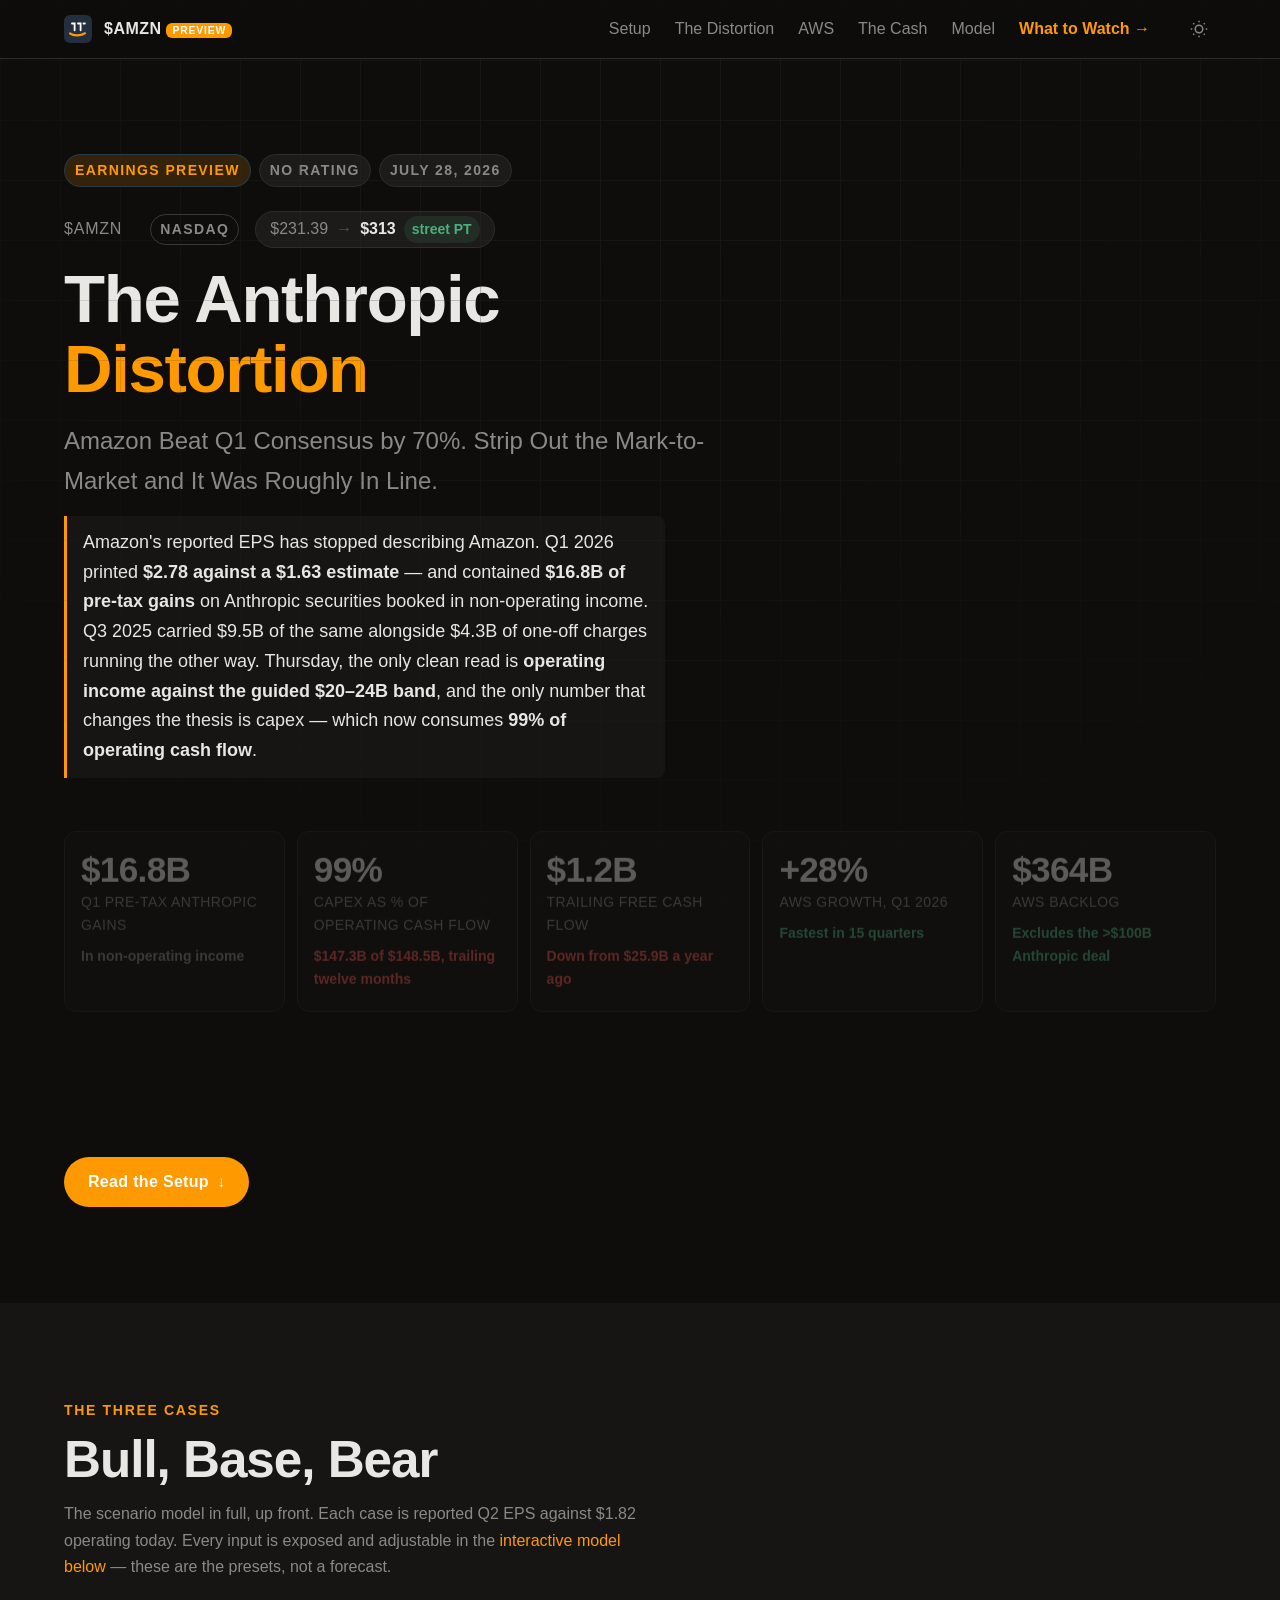
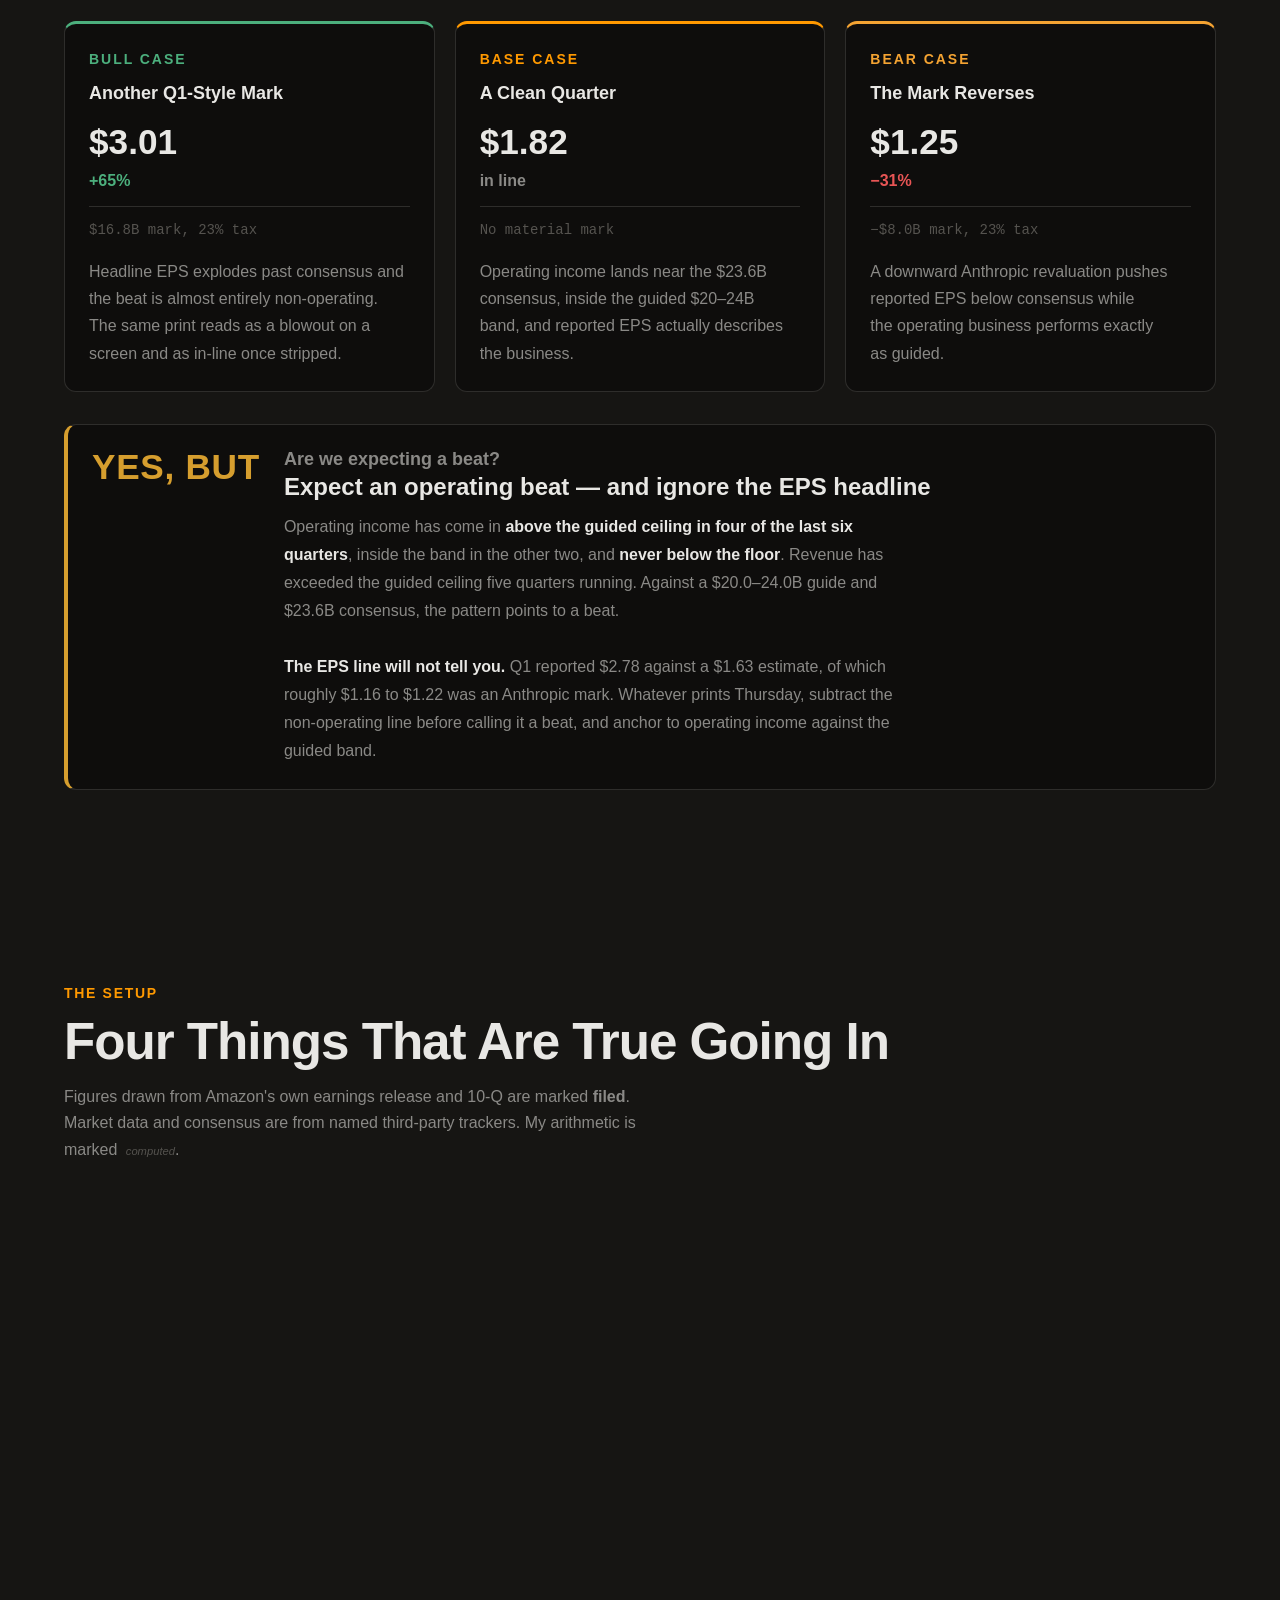
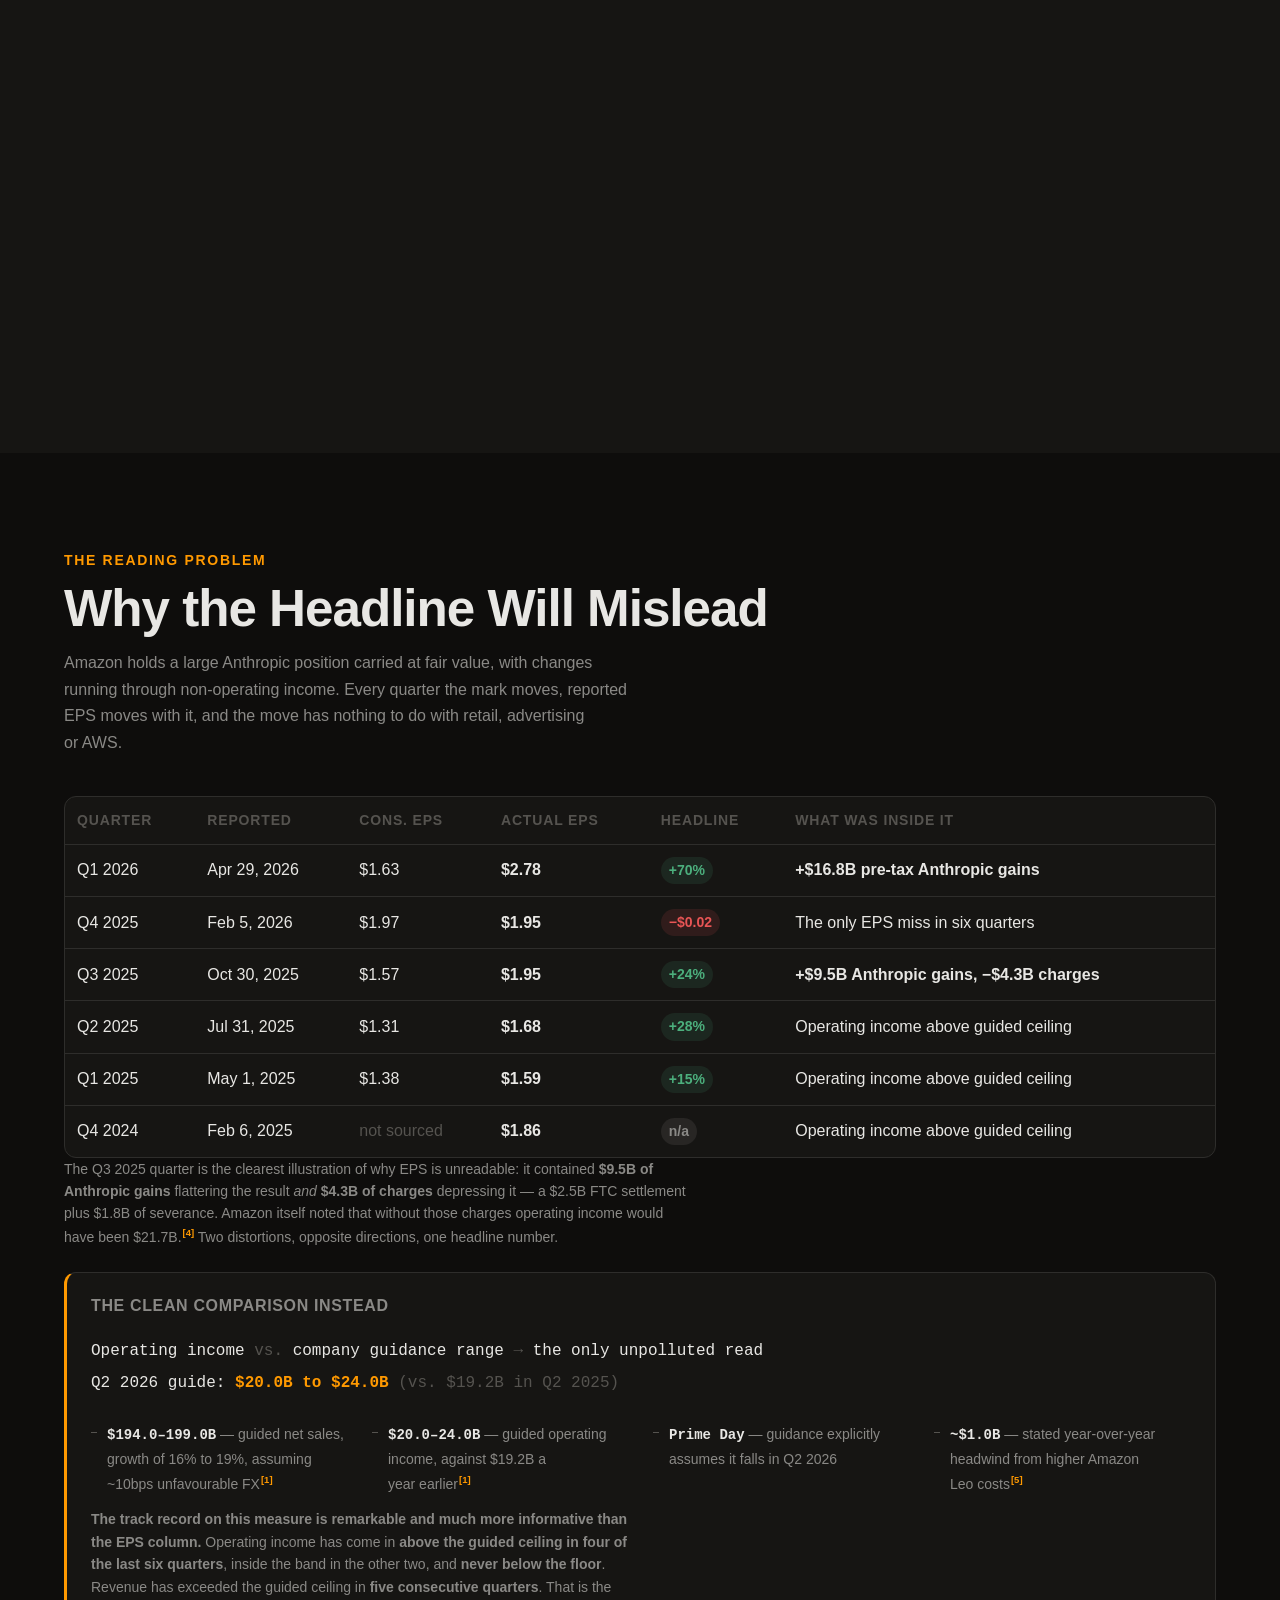
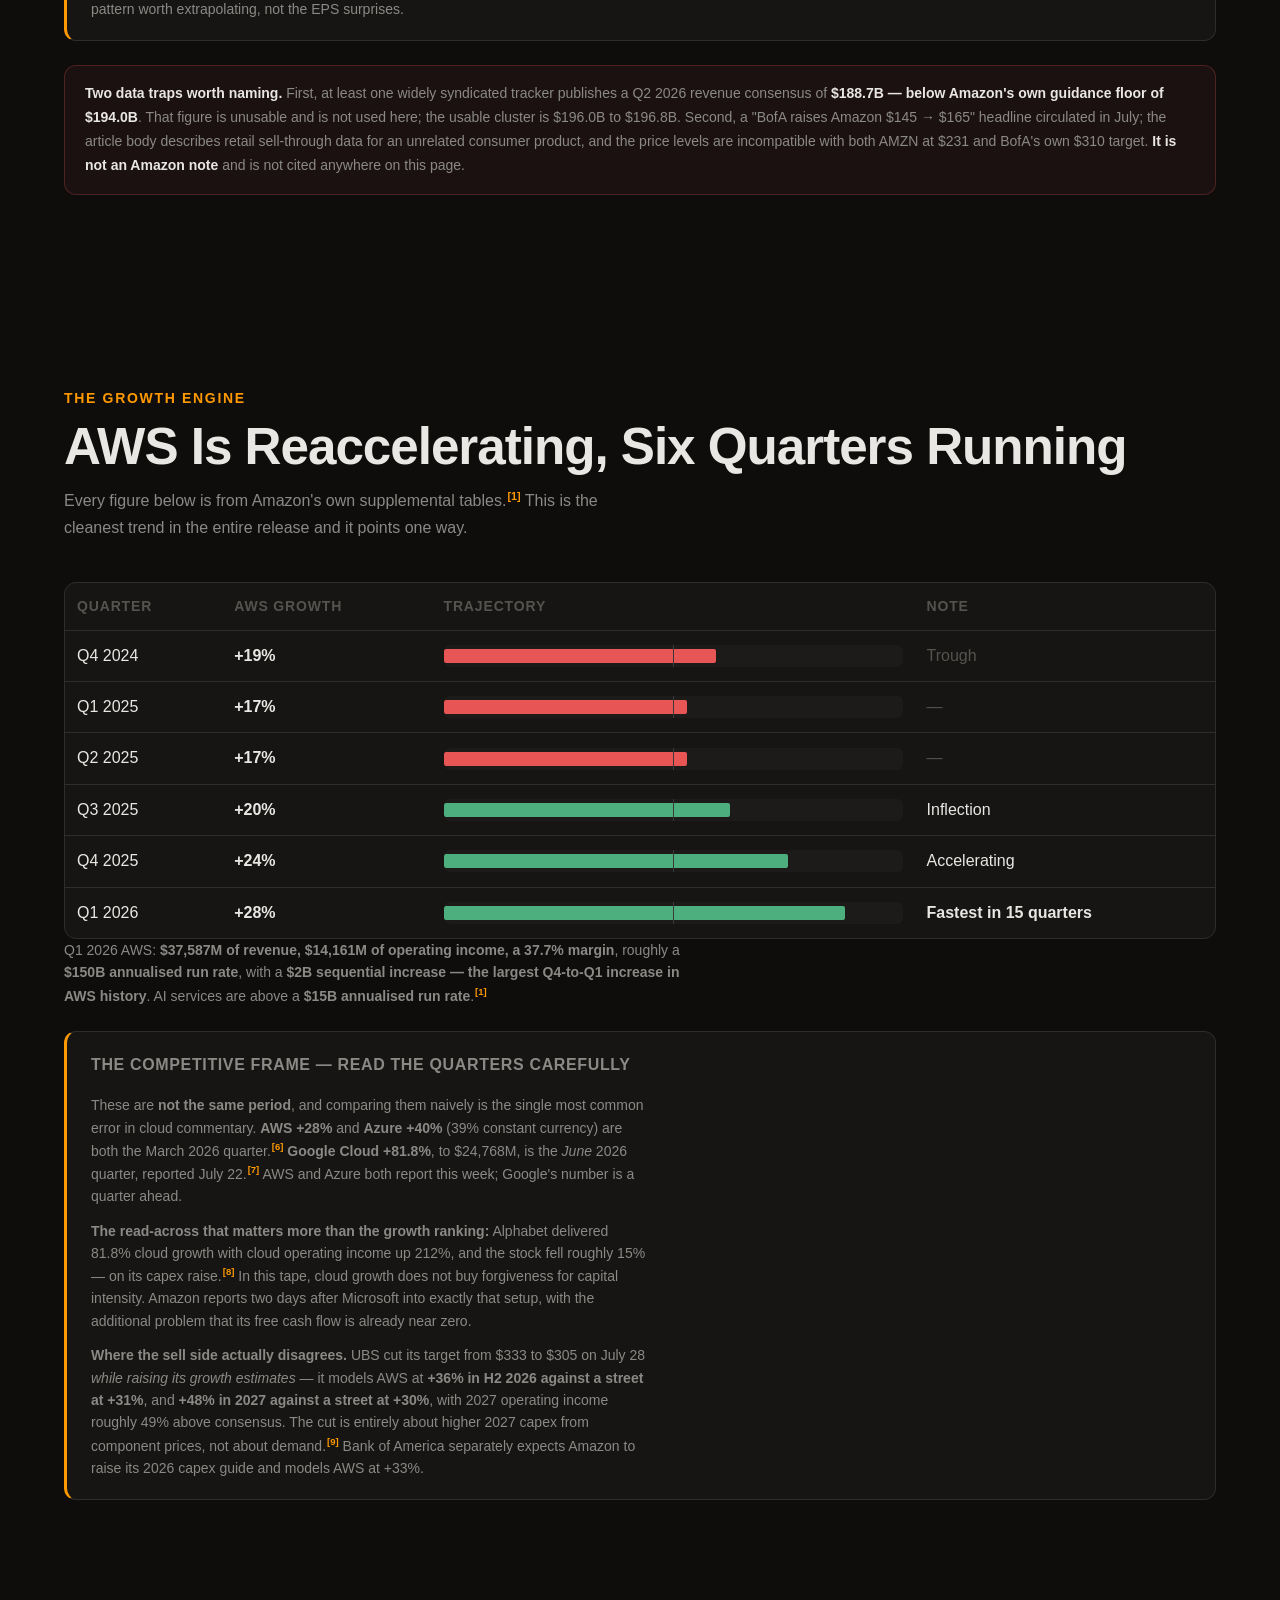
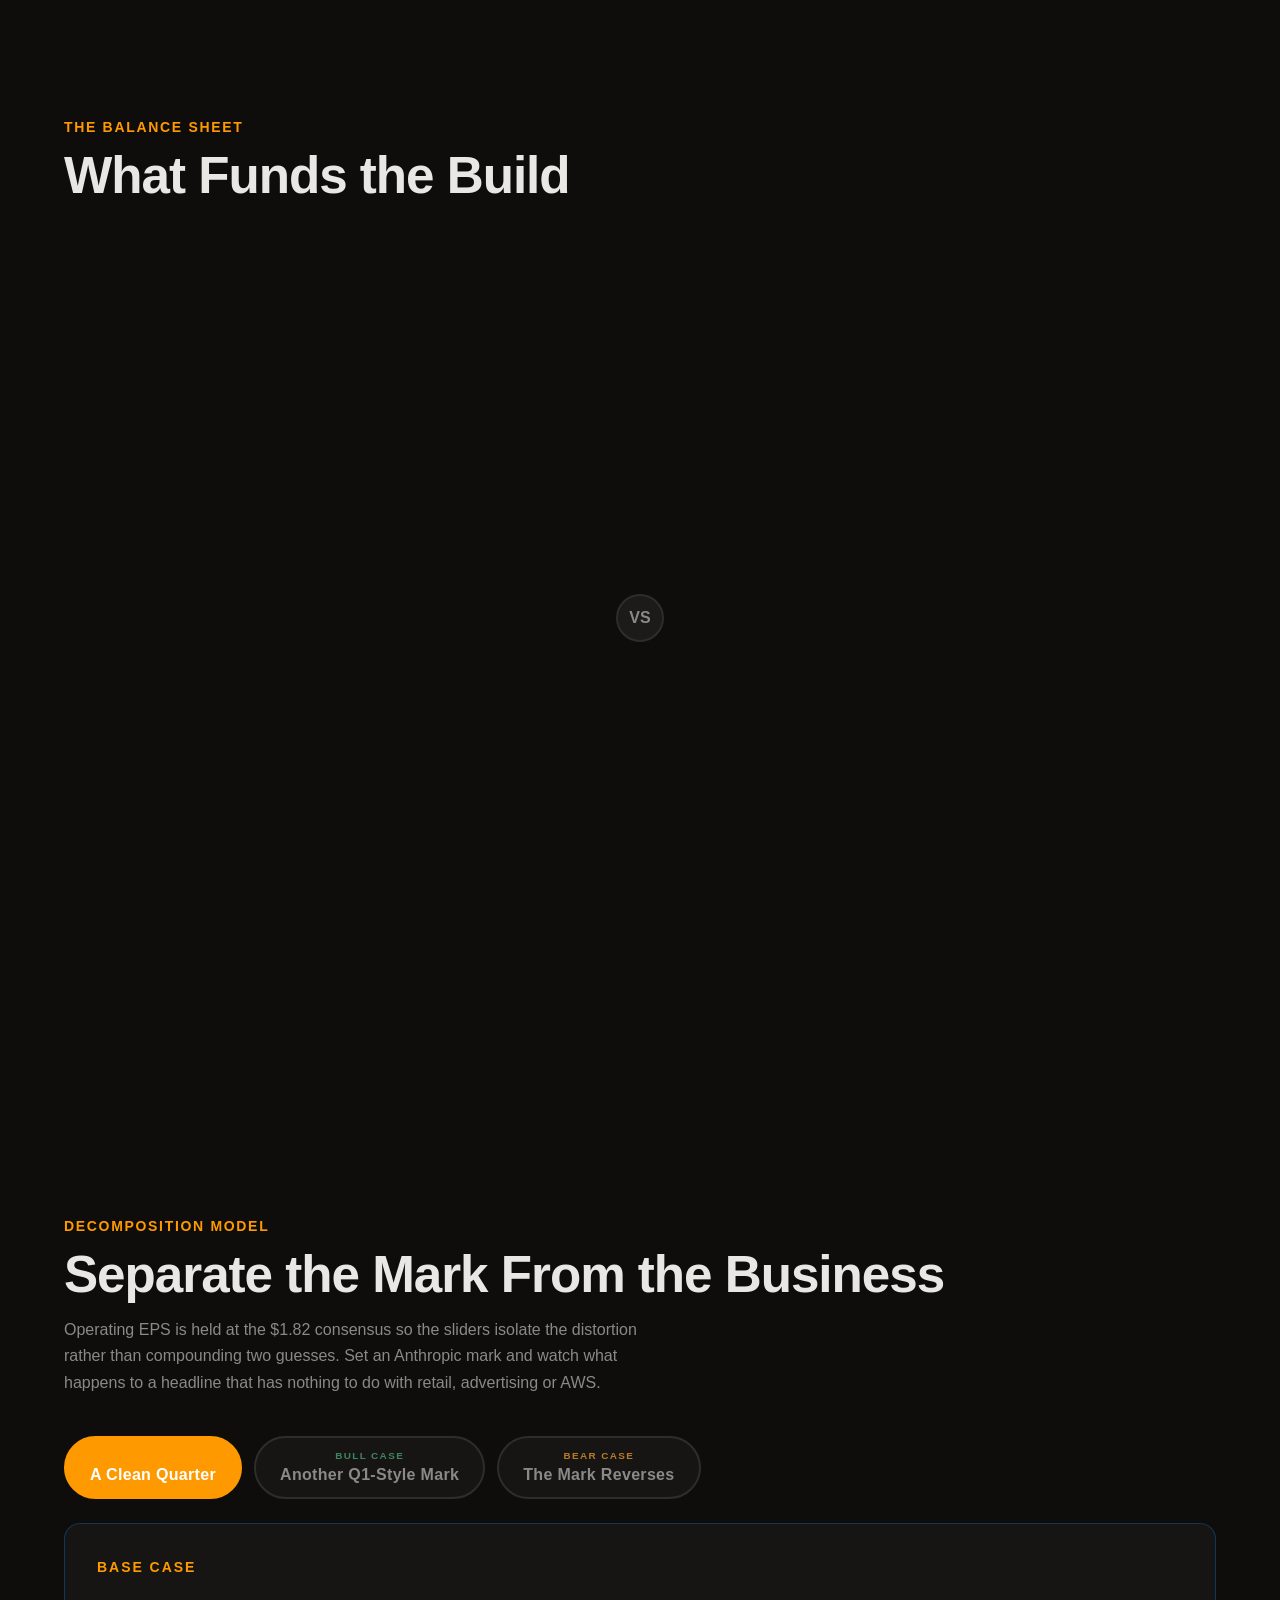
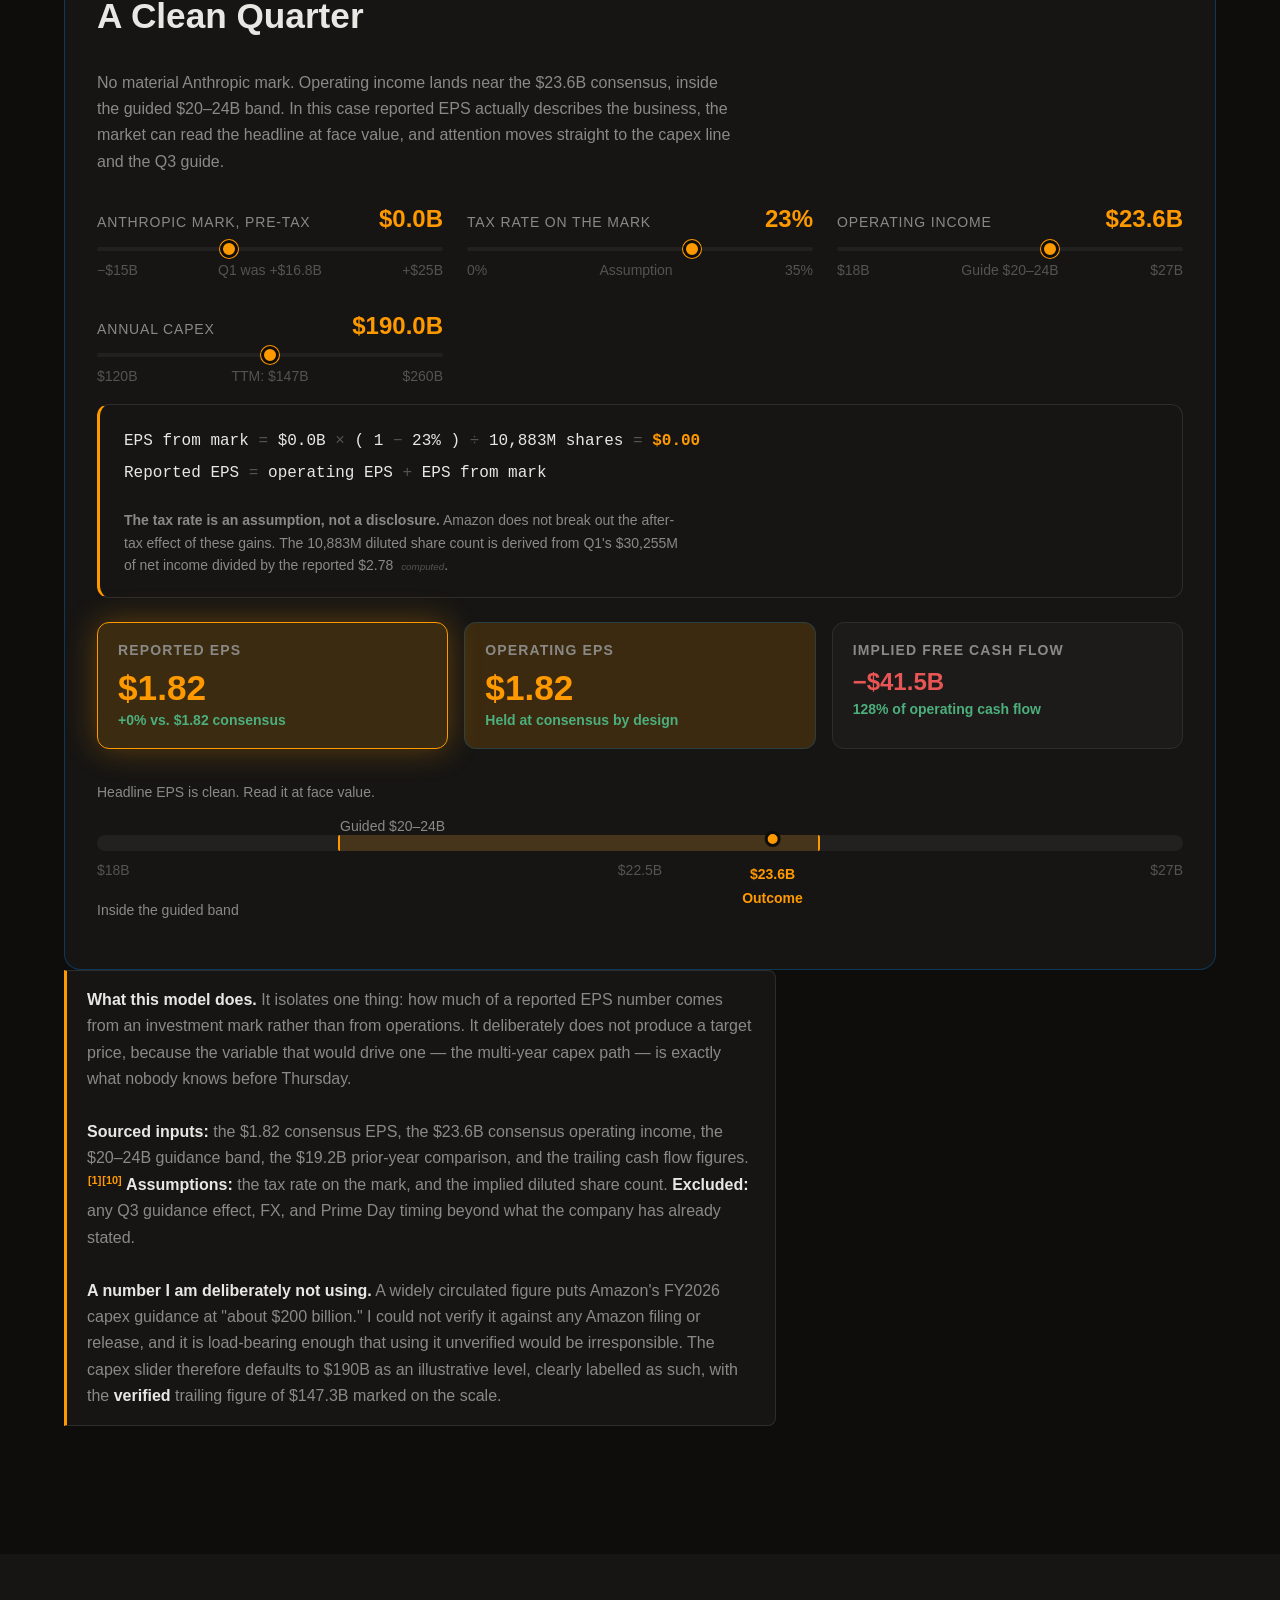
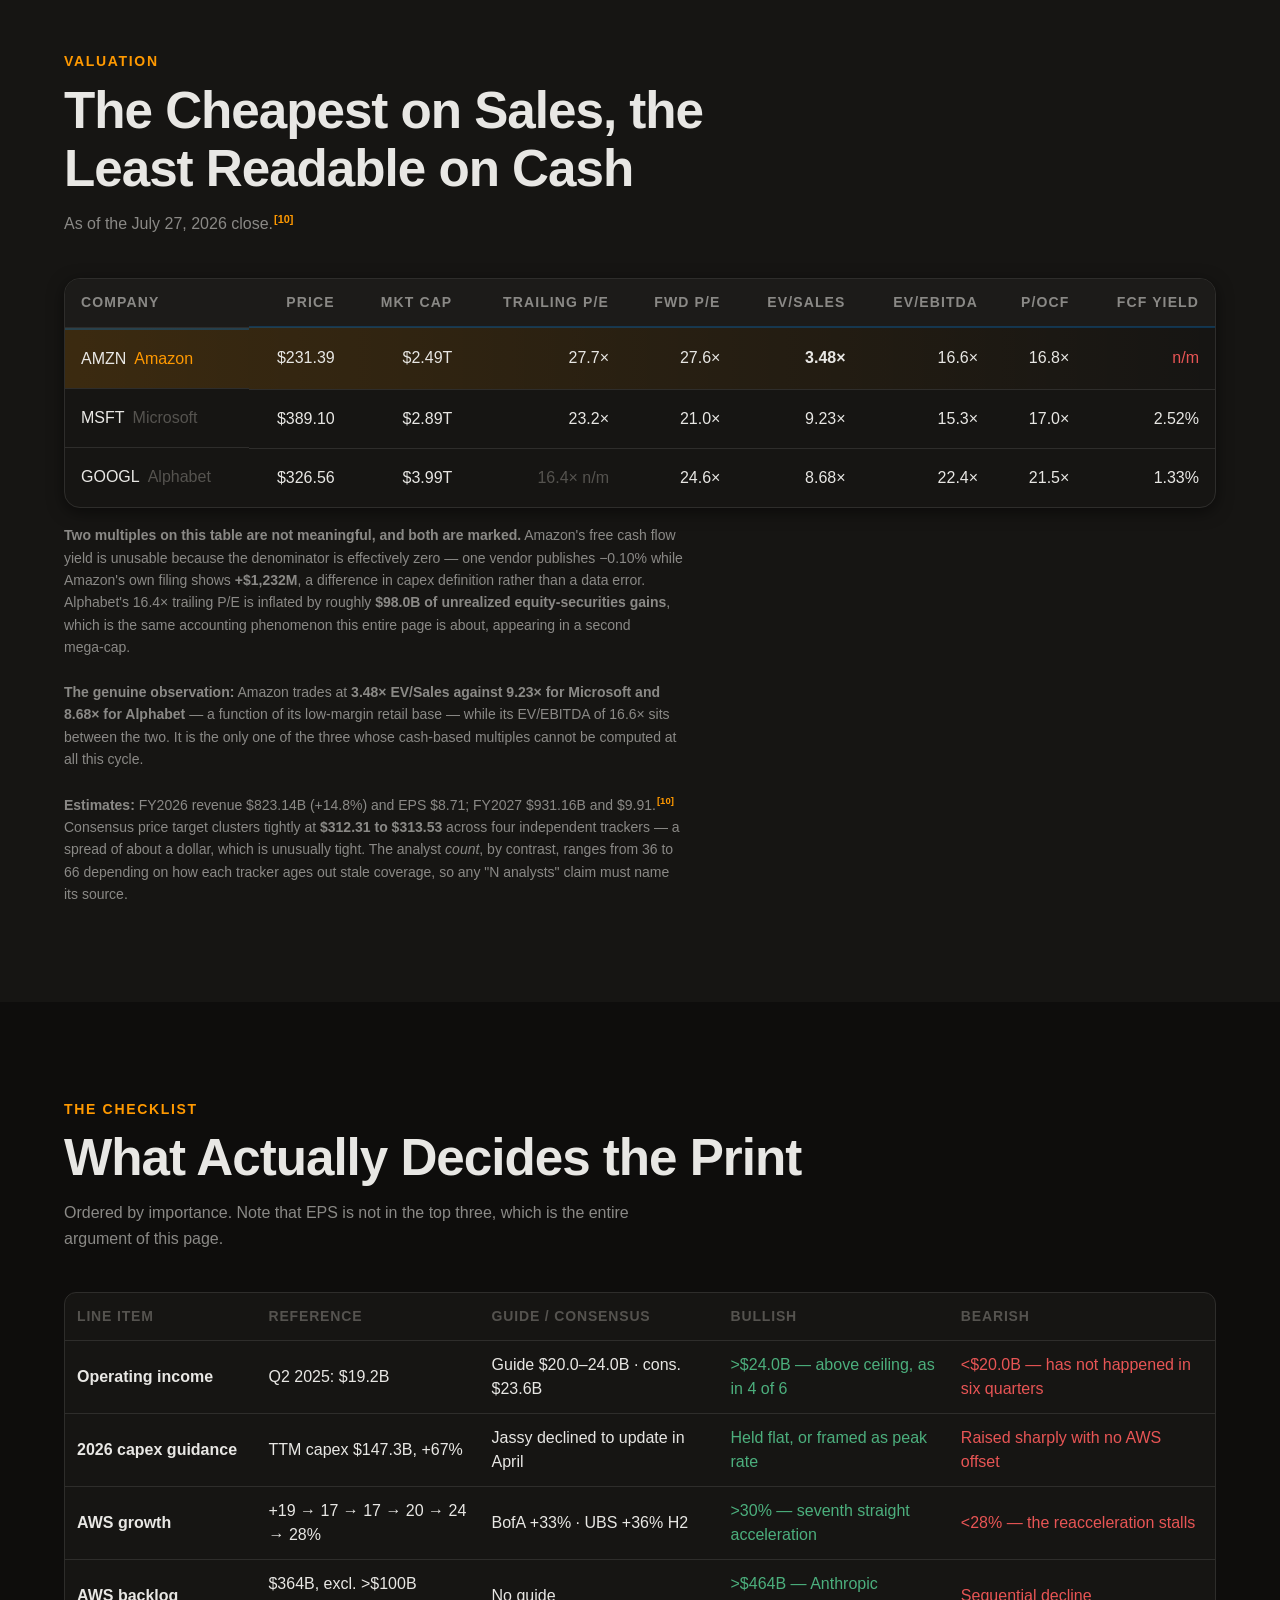
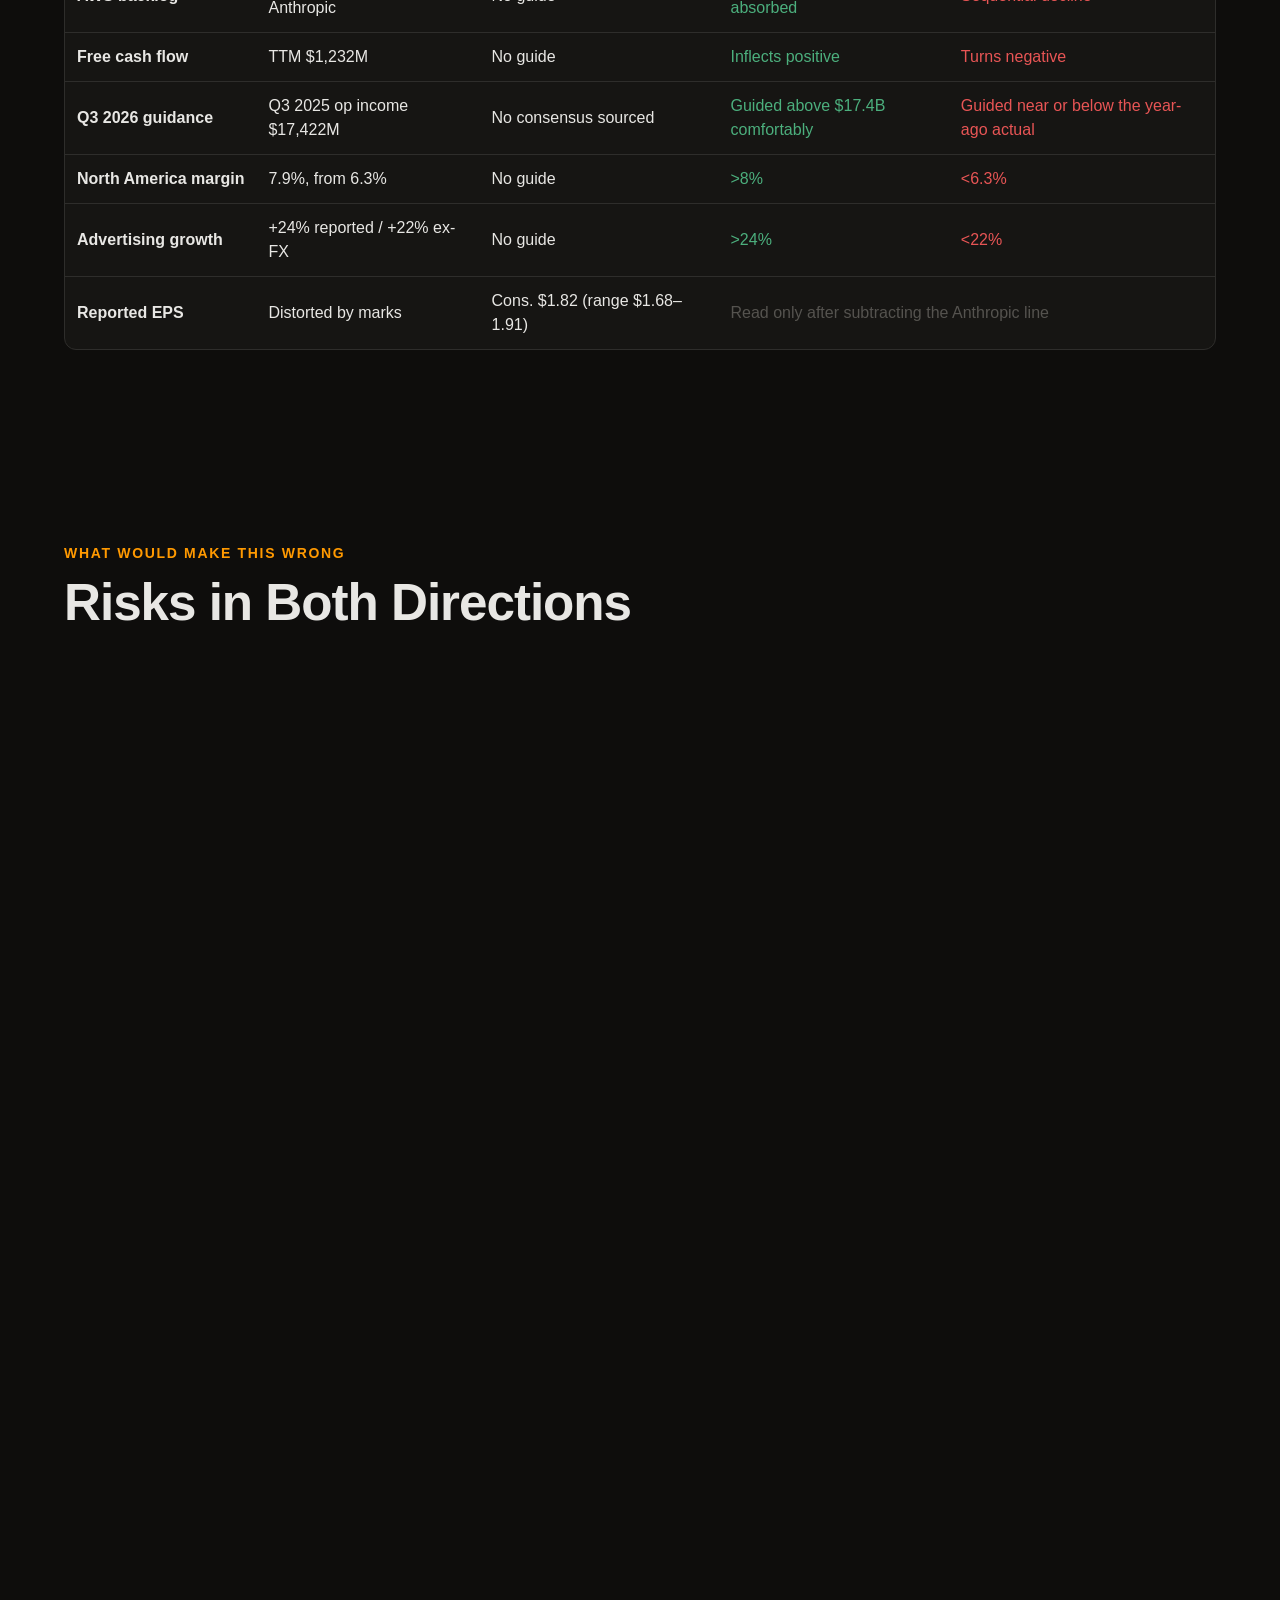
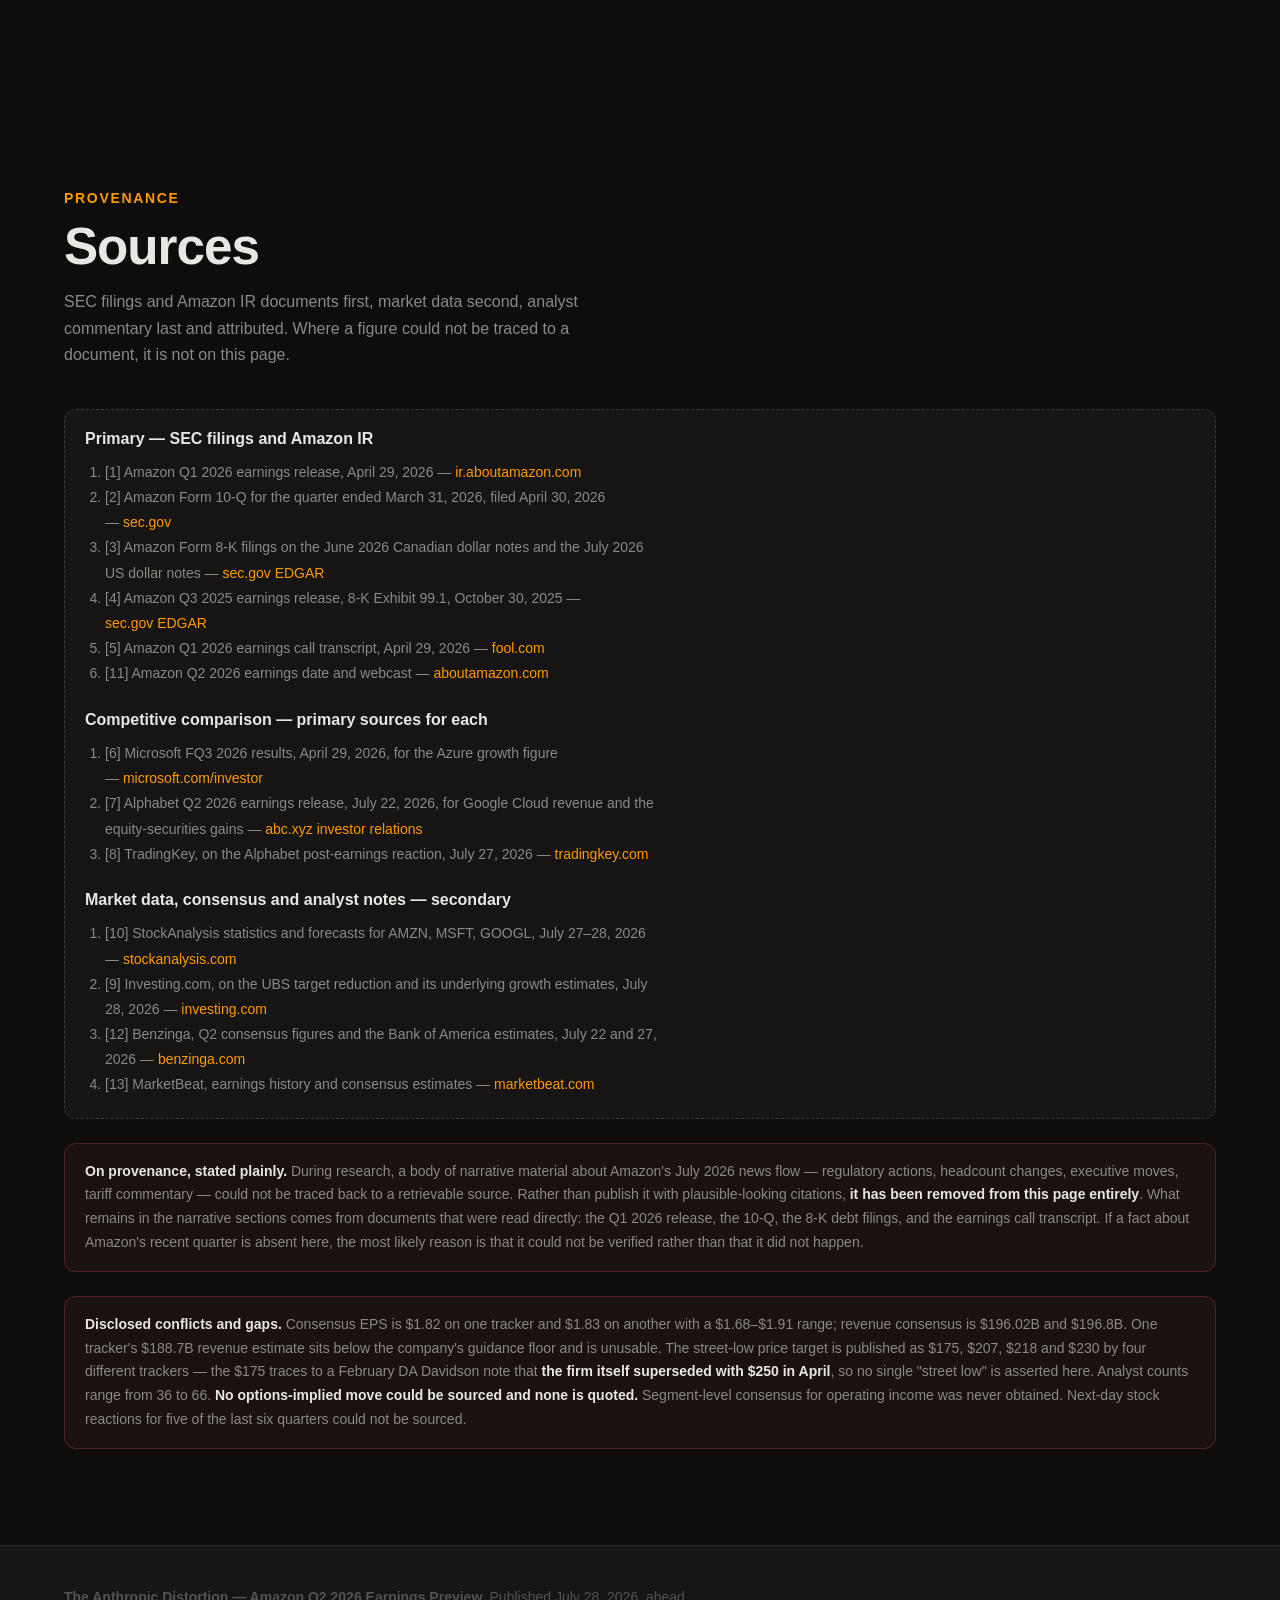
<file: index.html>
<!DOCTYPE html>
<html lang="en">
<head>
<meta charset="utf-8">
<title>The Anthropic Distortion — AMZN Q2 2026 Preview</title>
<meta http-equiv="refresh" content="0; url=./web-app/">
<link rel="canonical" href="./web-app/">
</head>
<body>
<p>Redirecting to <a href="./web-app/">the interactive preview</a>…</p>
</body>
</html>
</file>
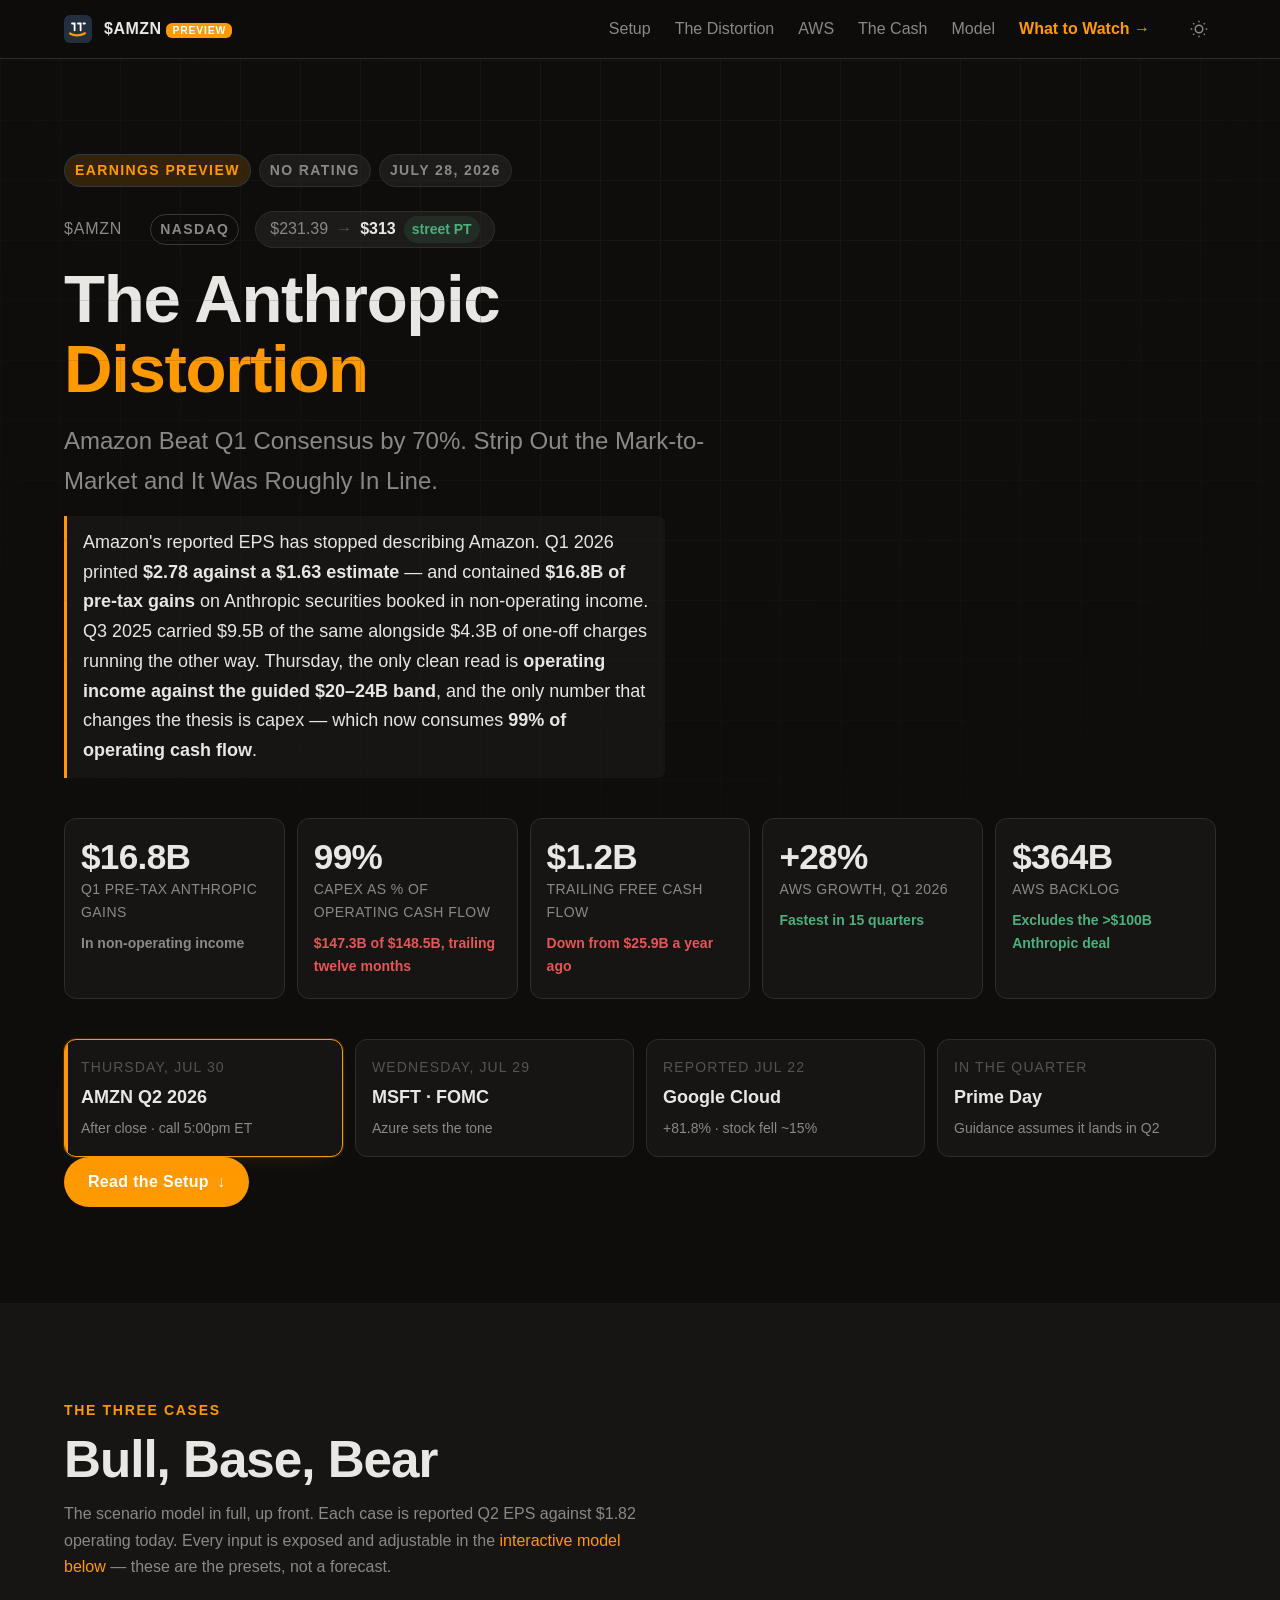
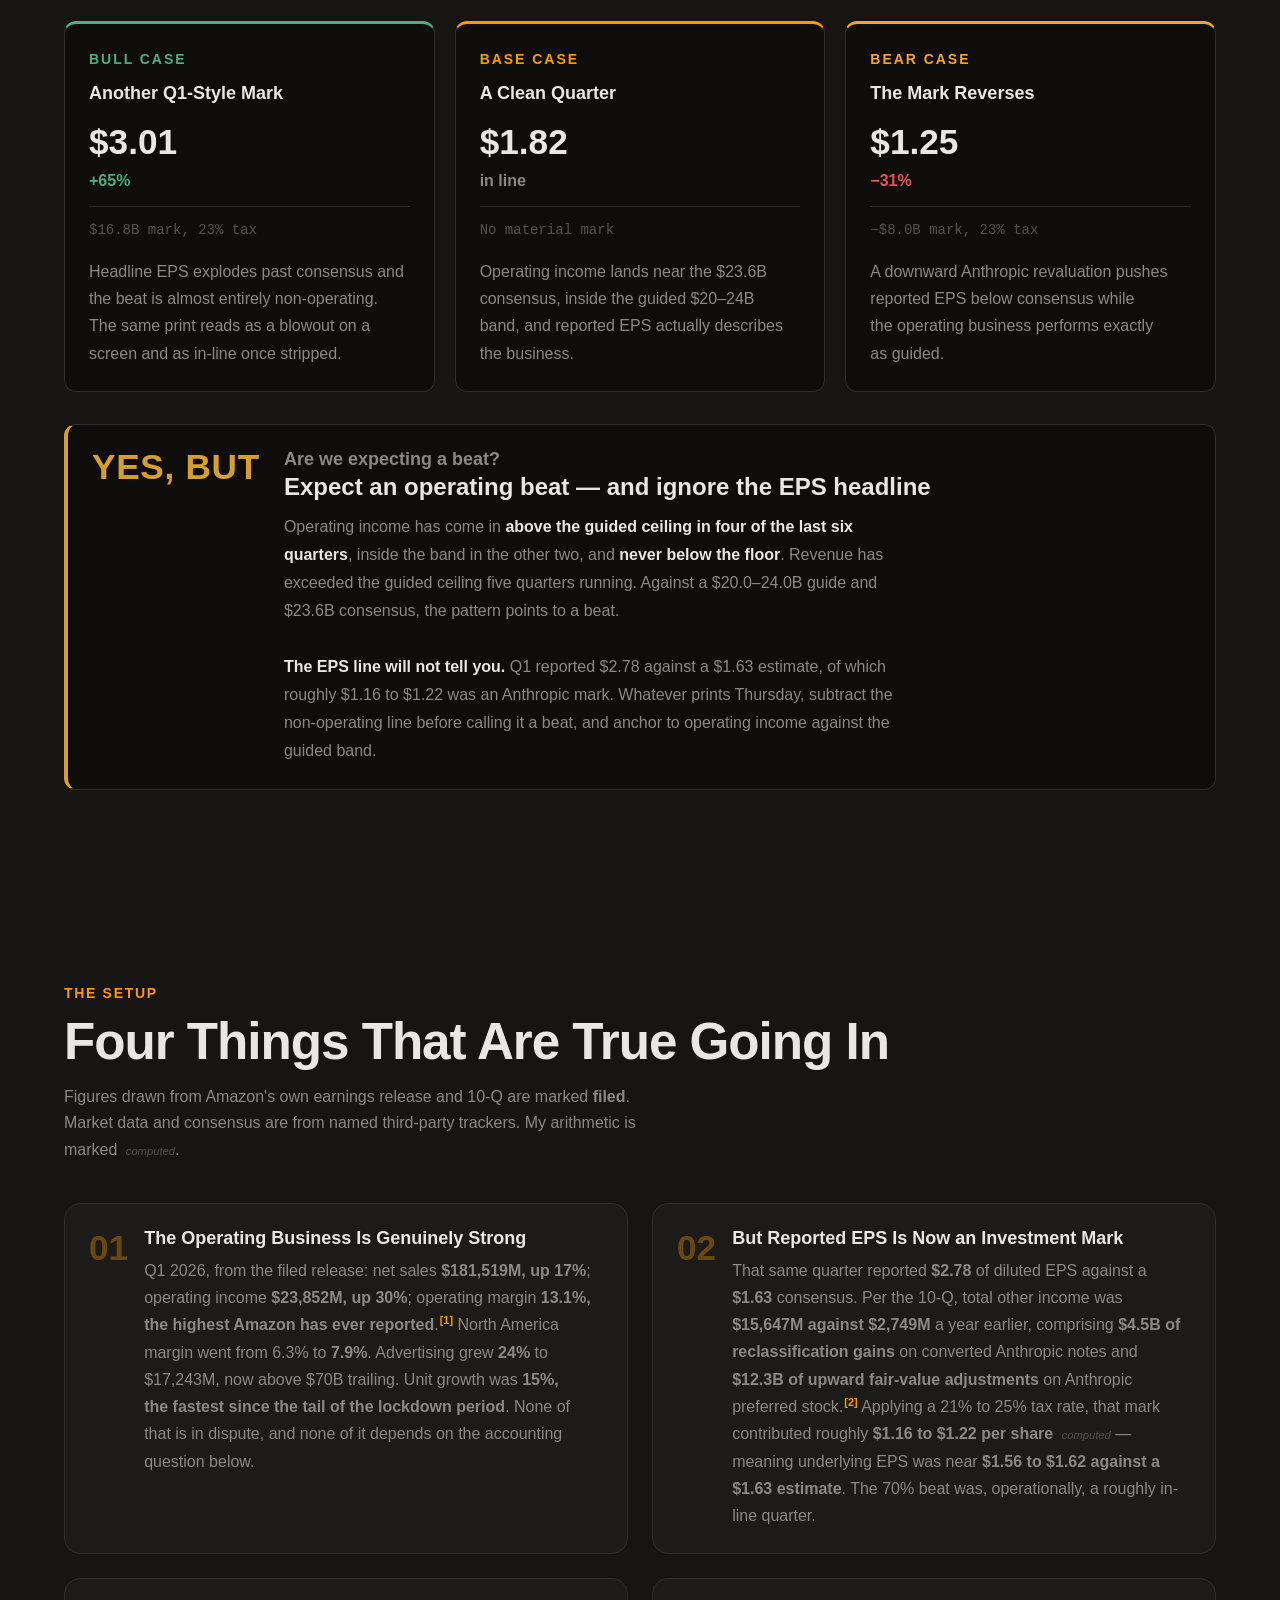
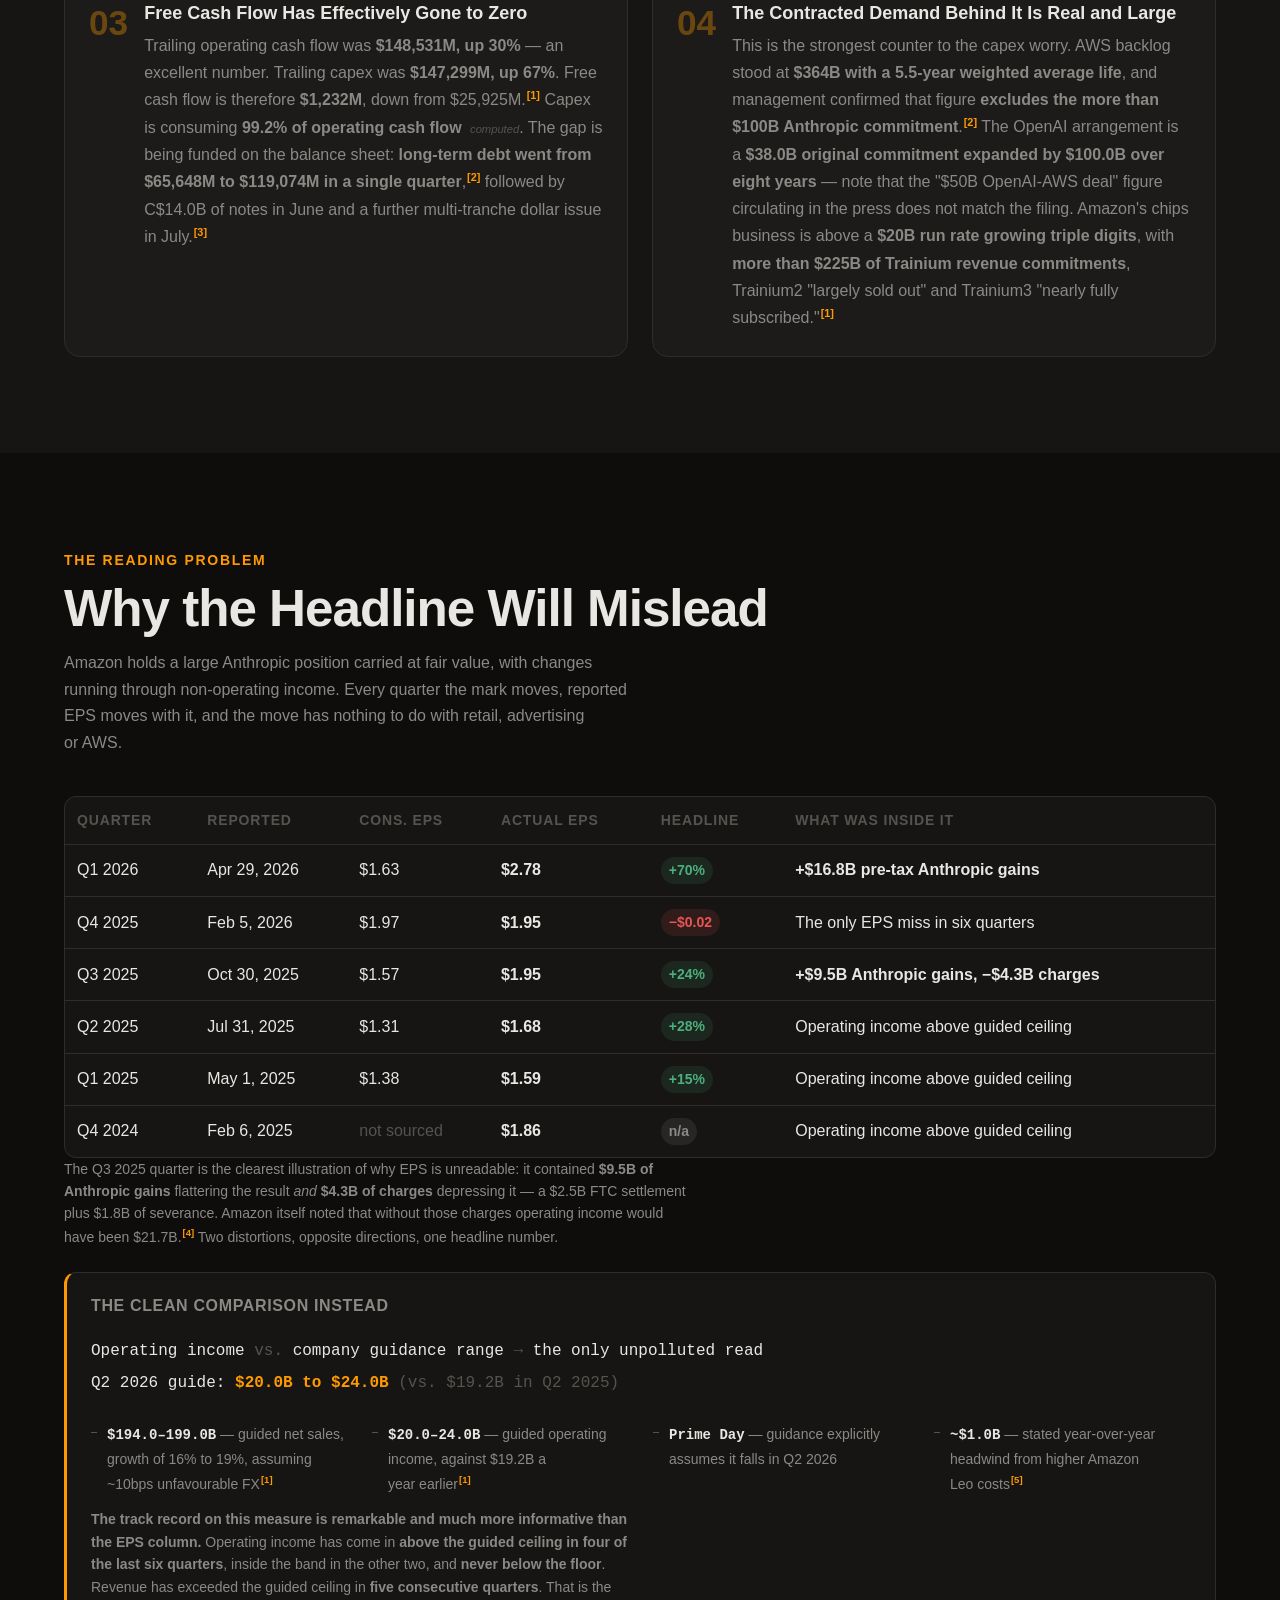
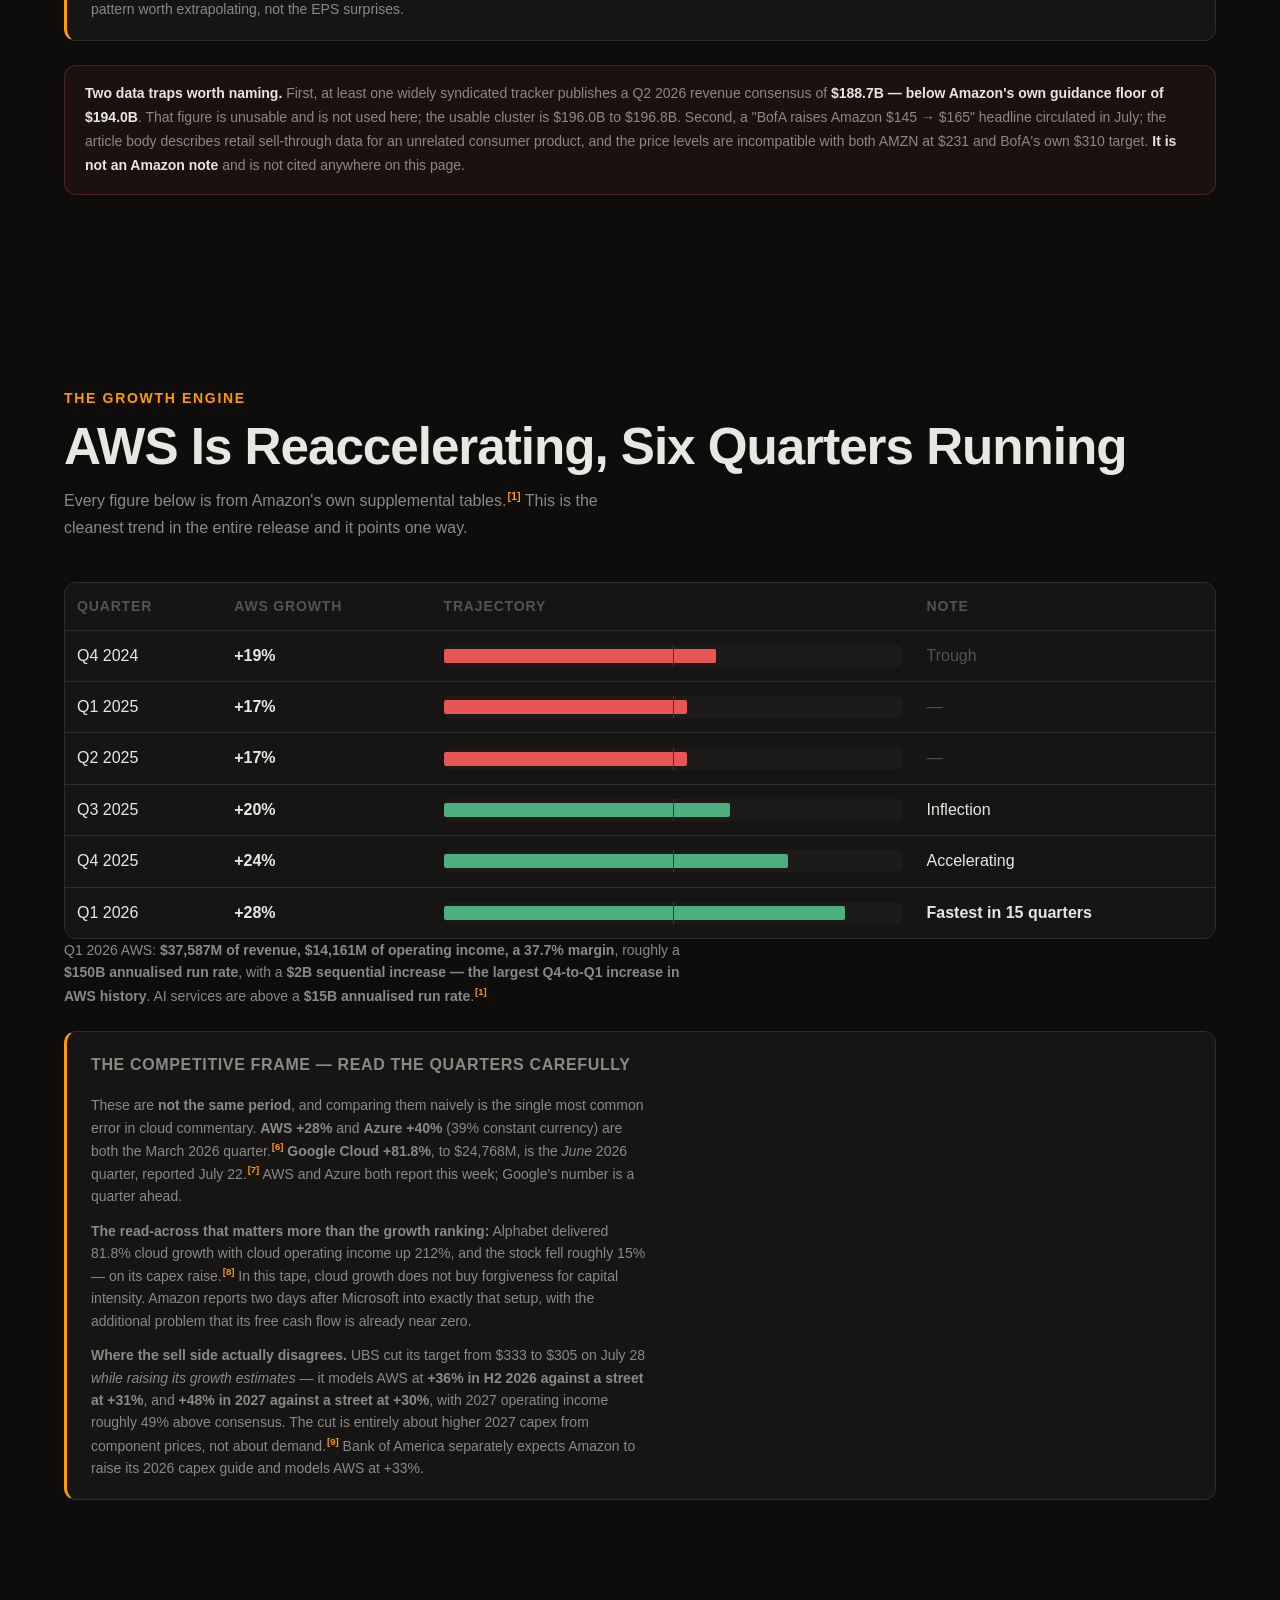
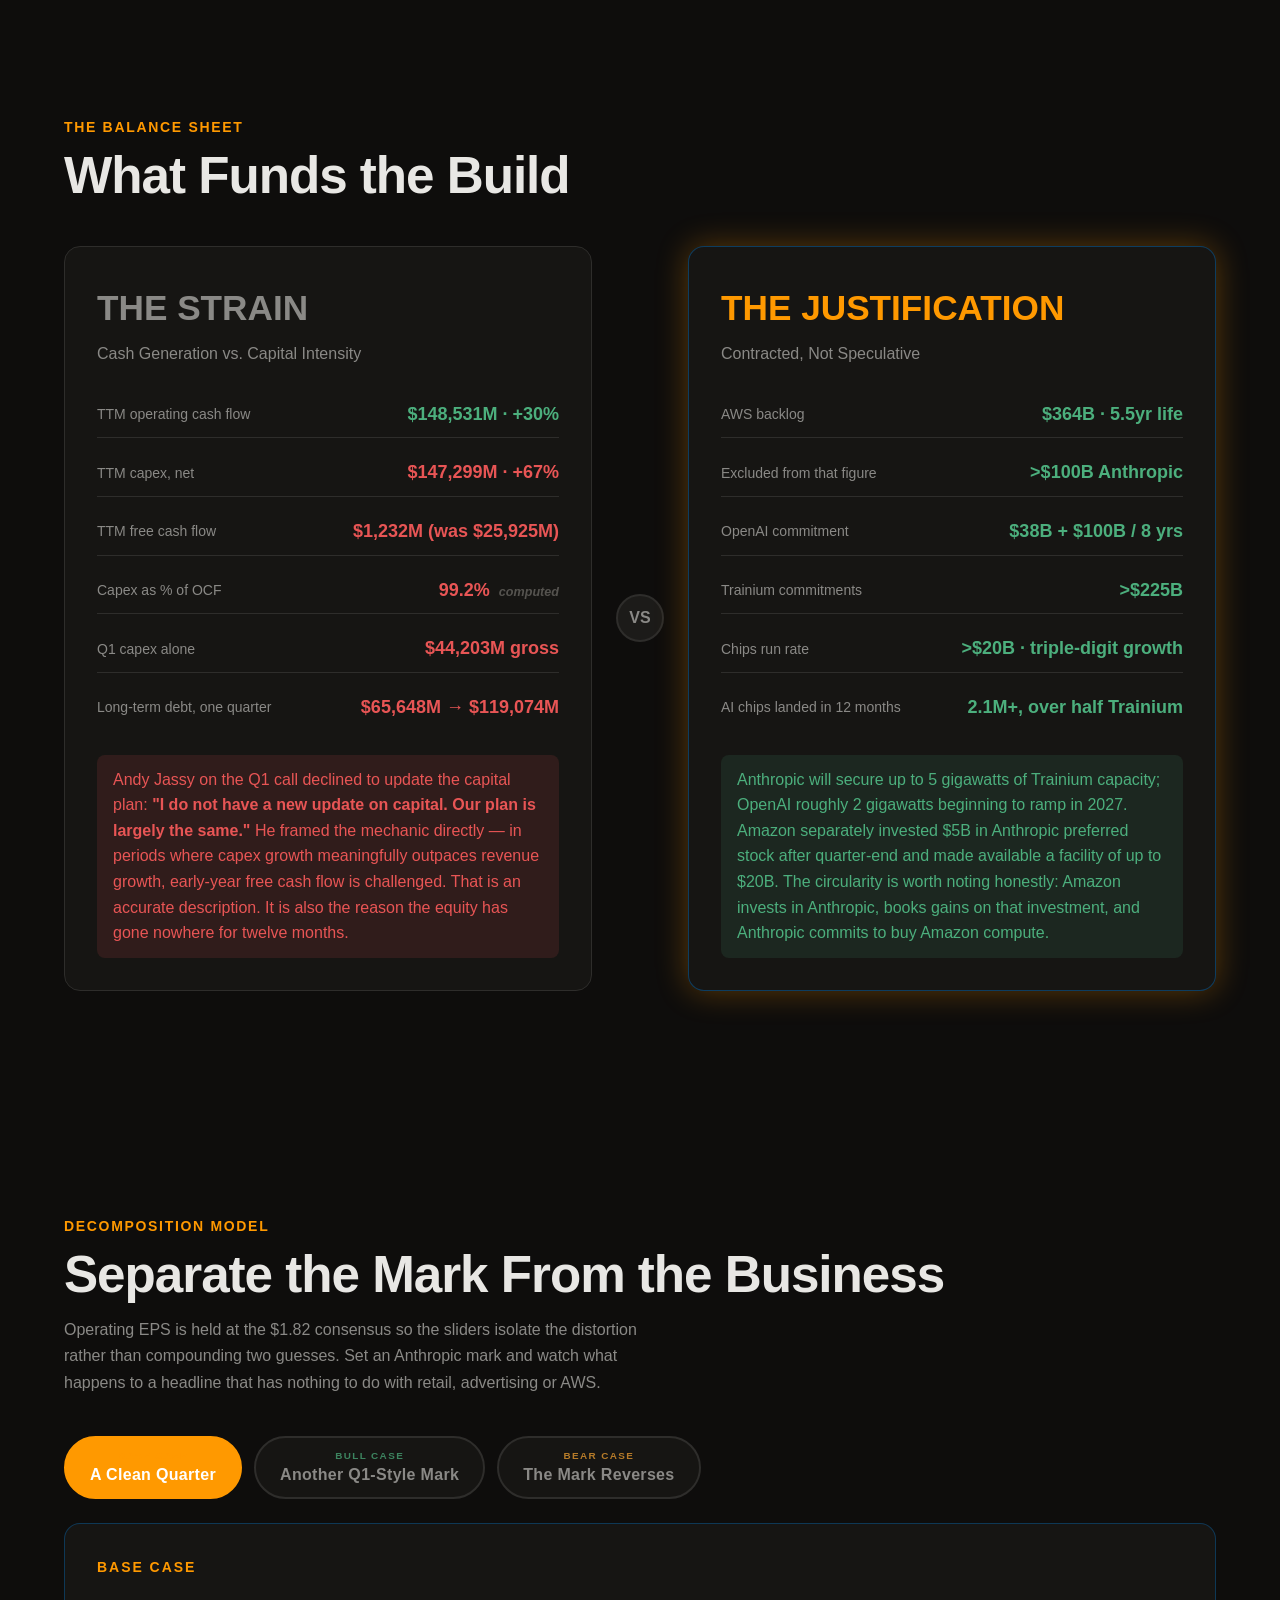
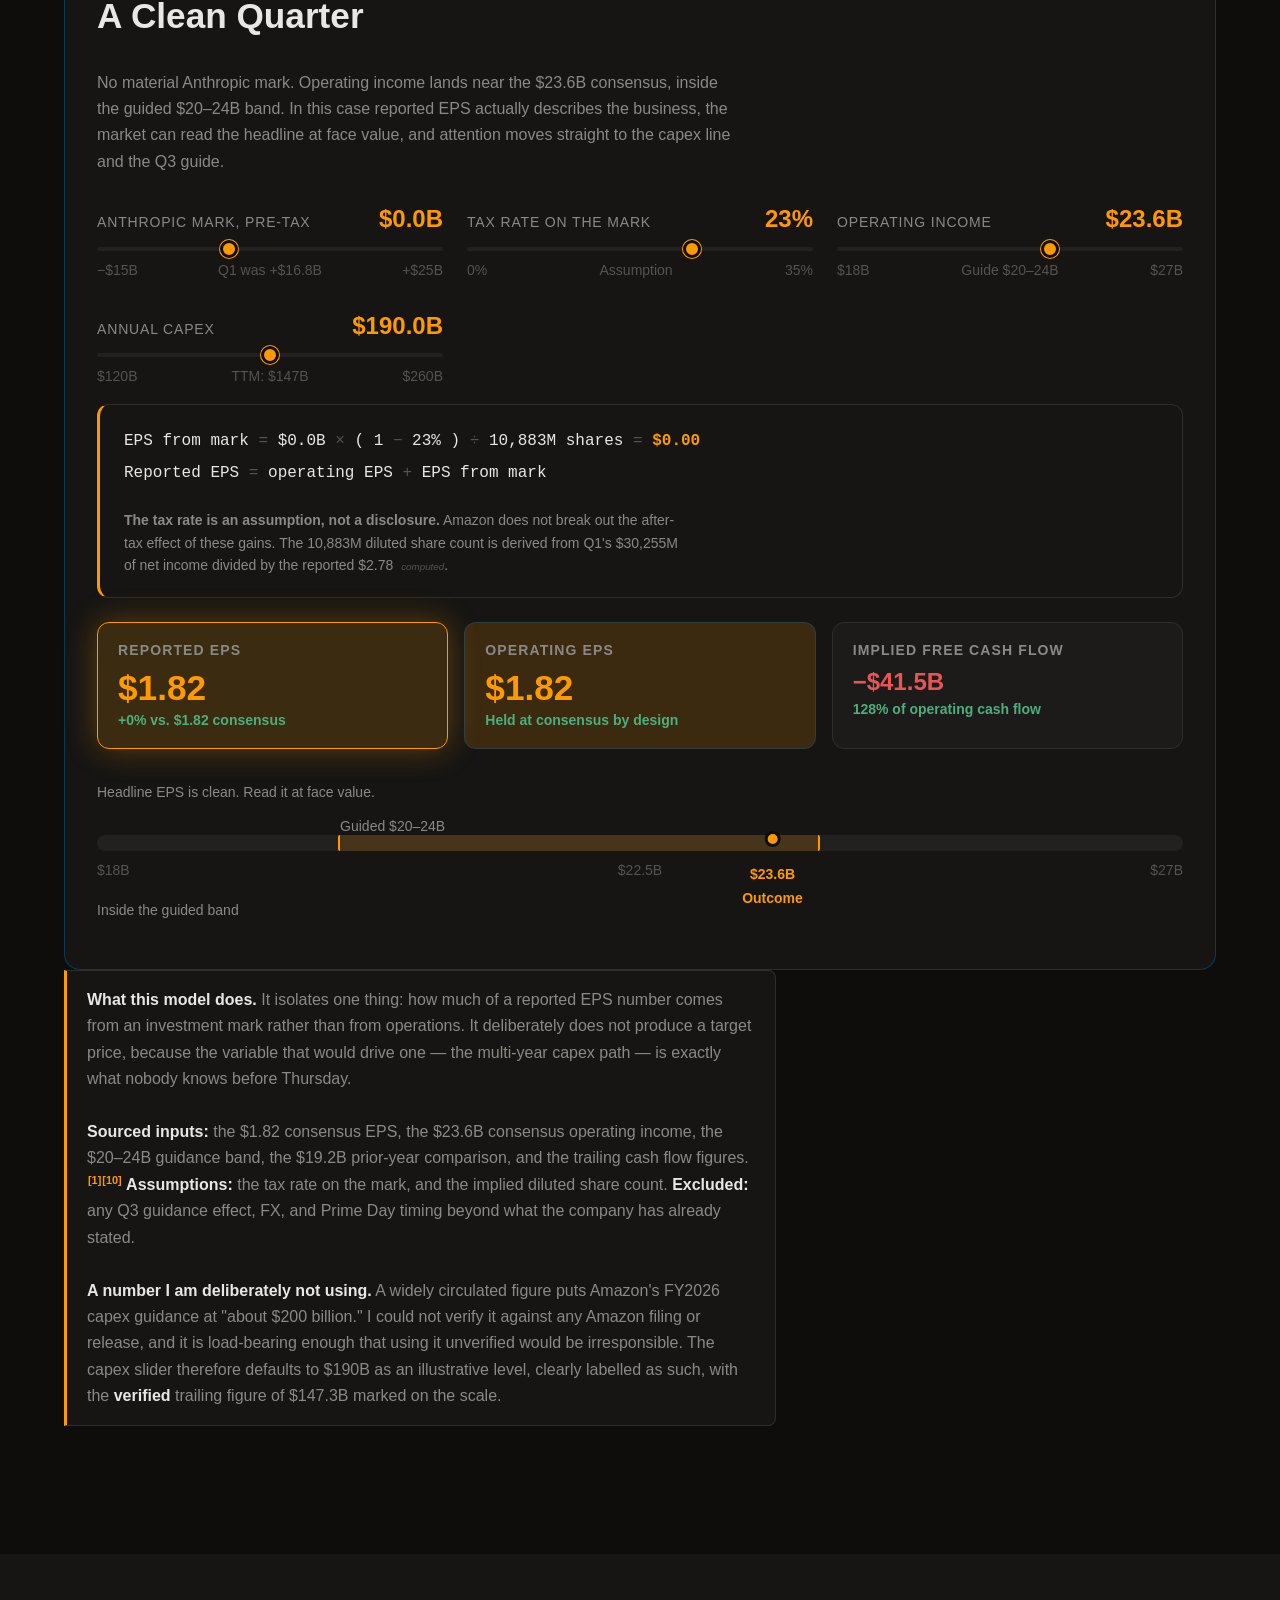
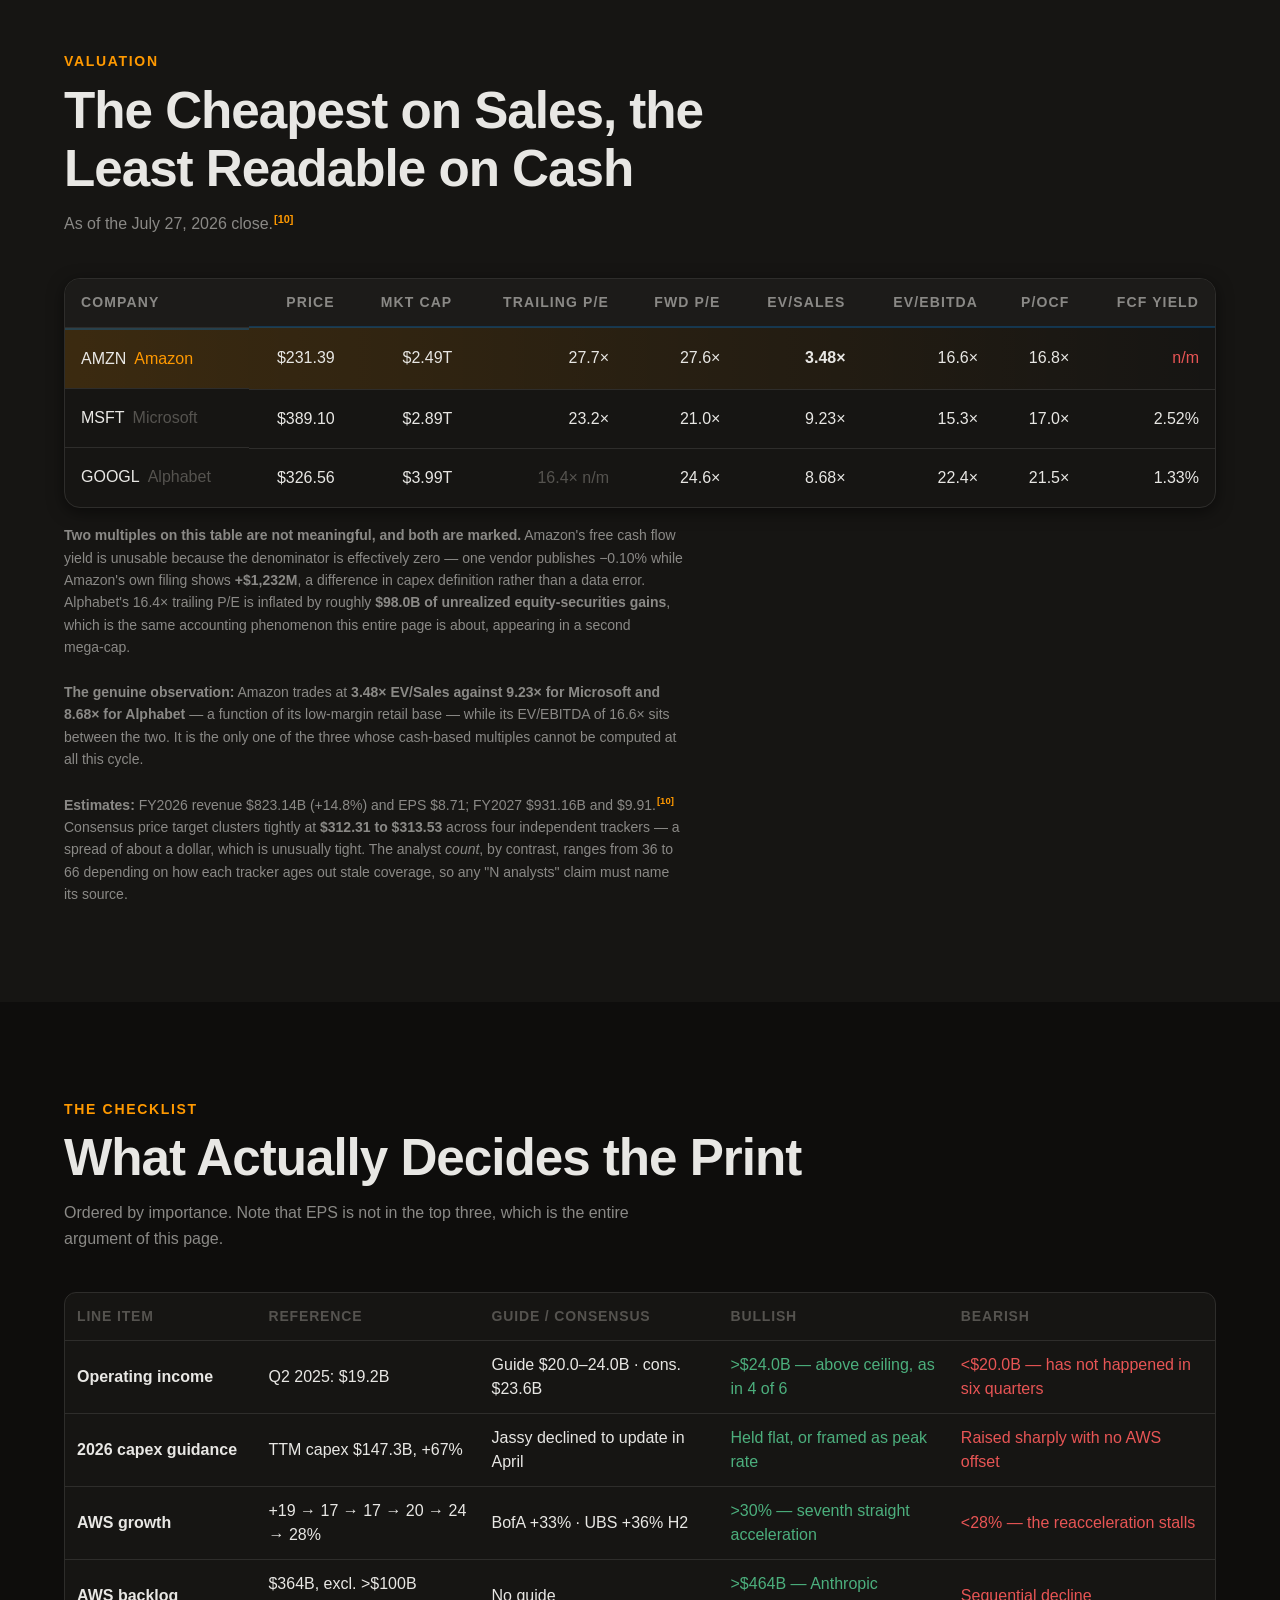
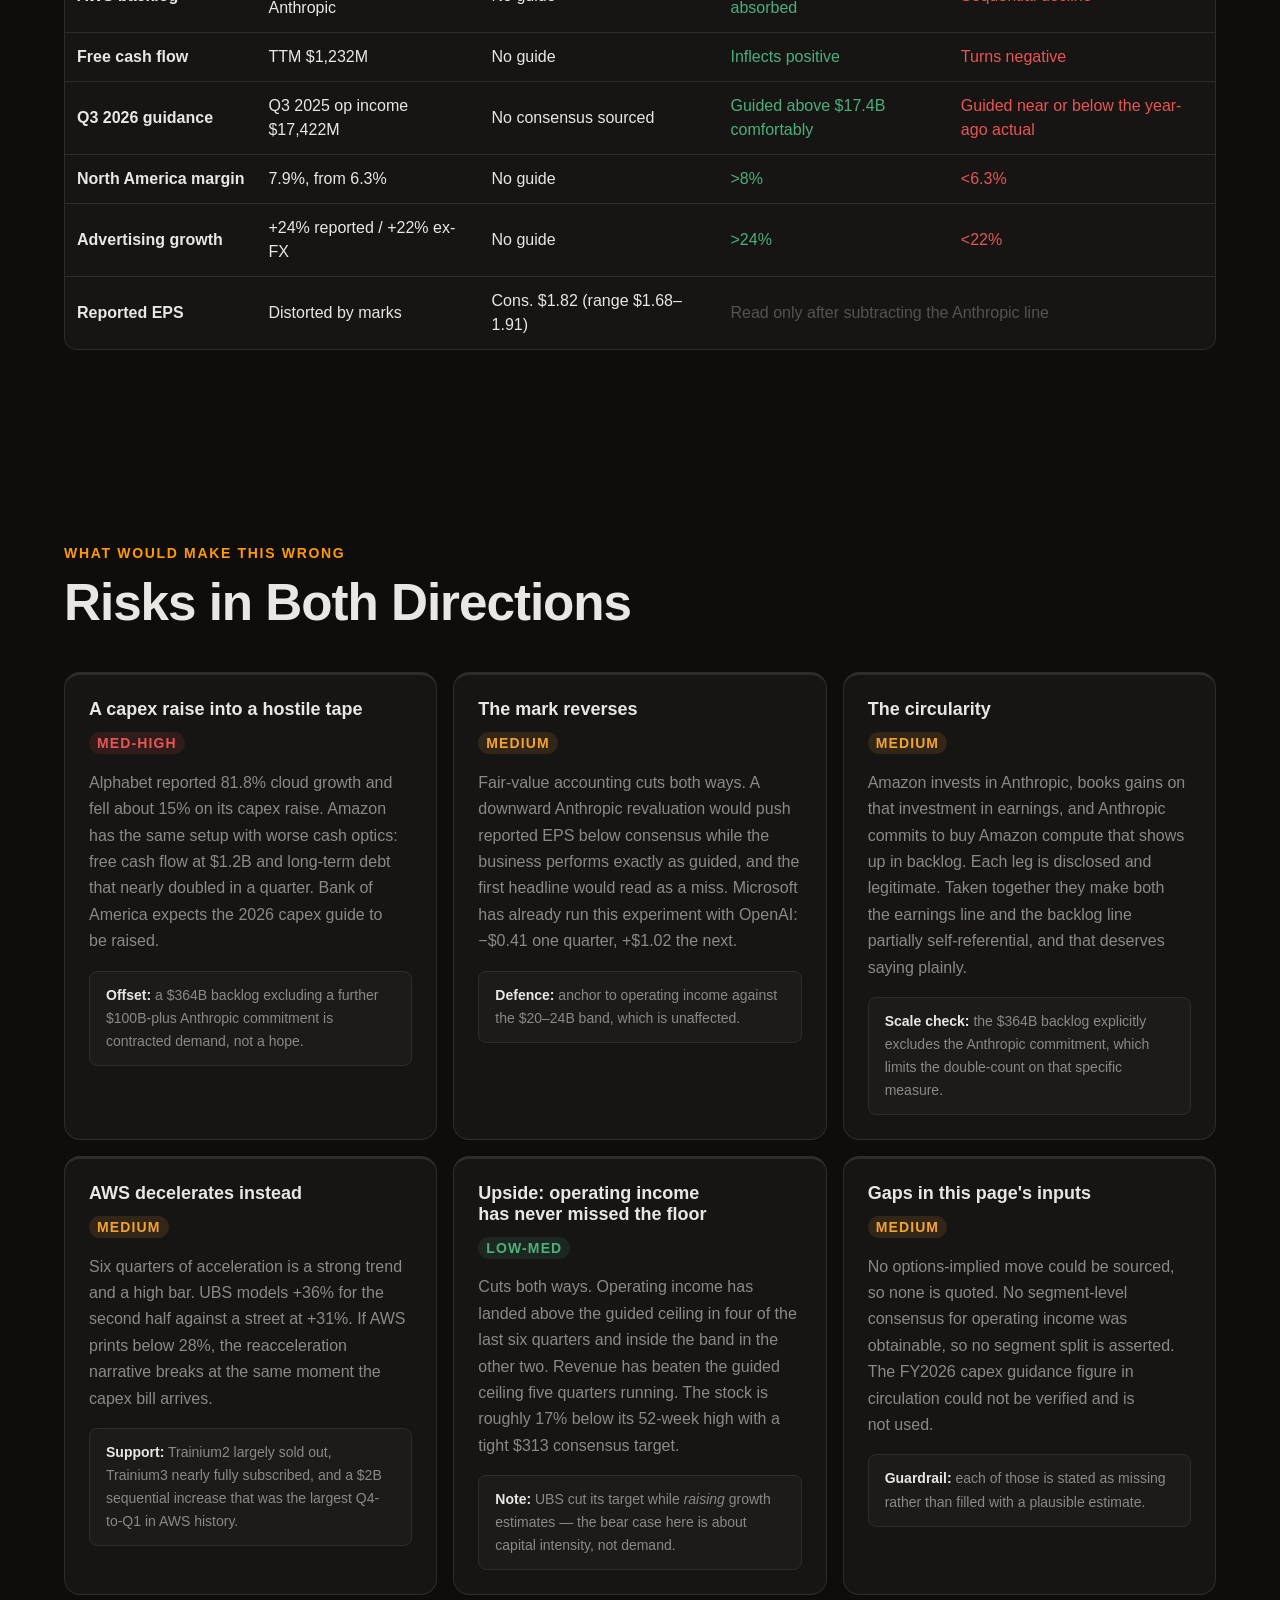
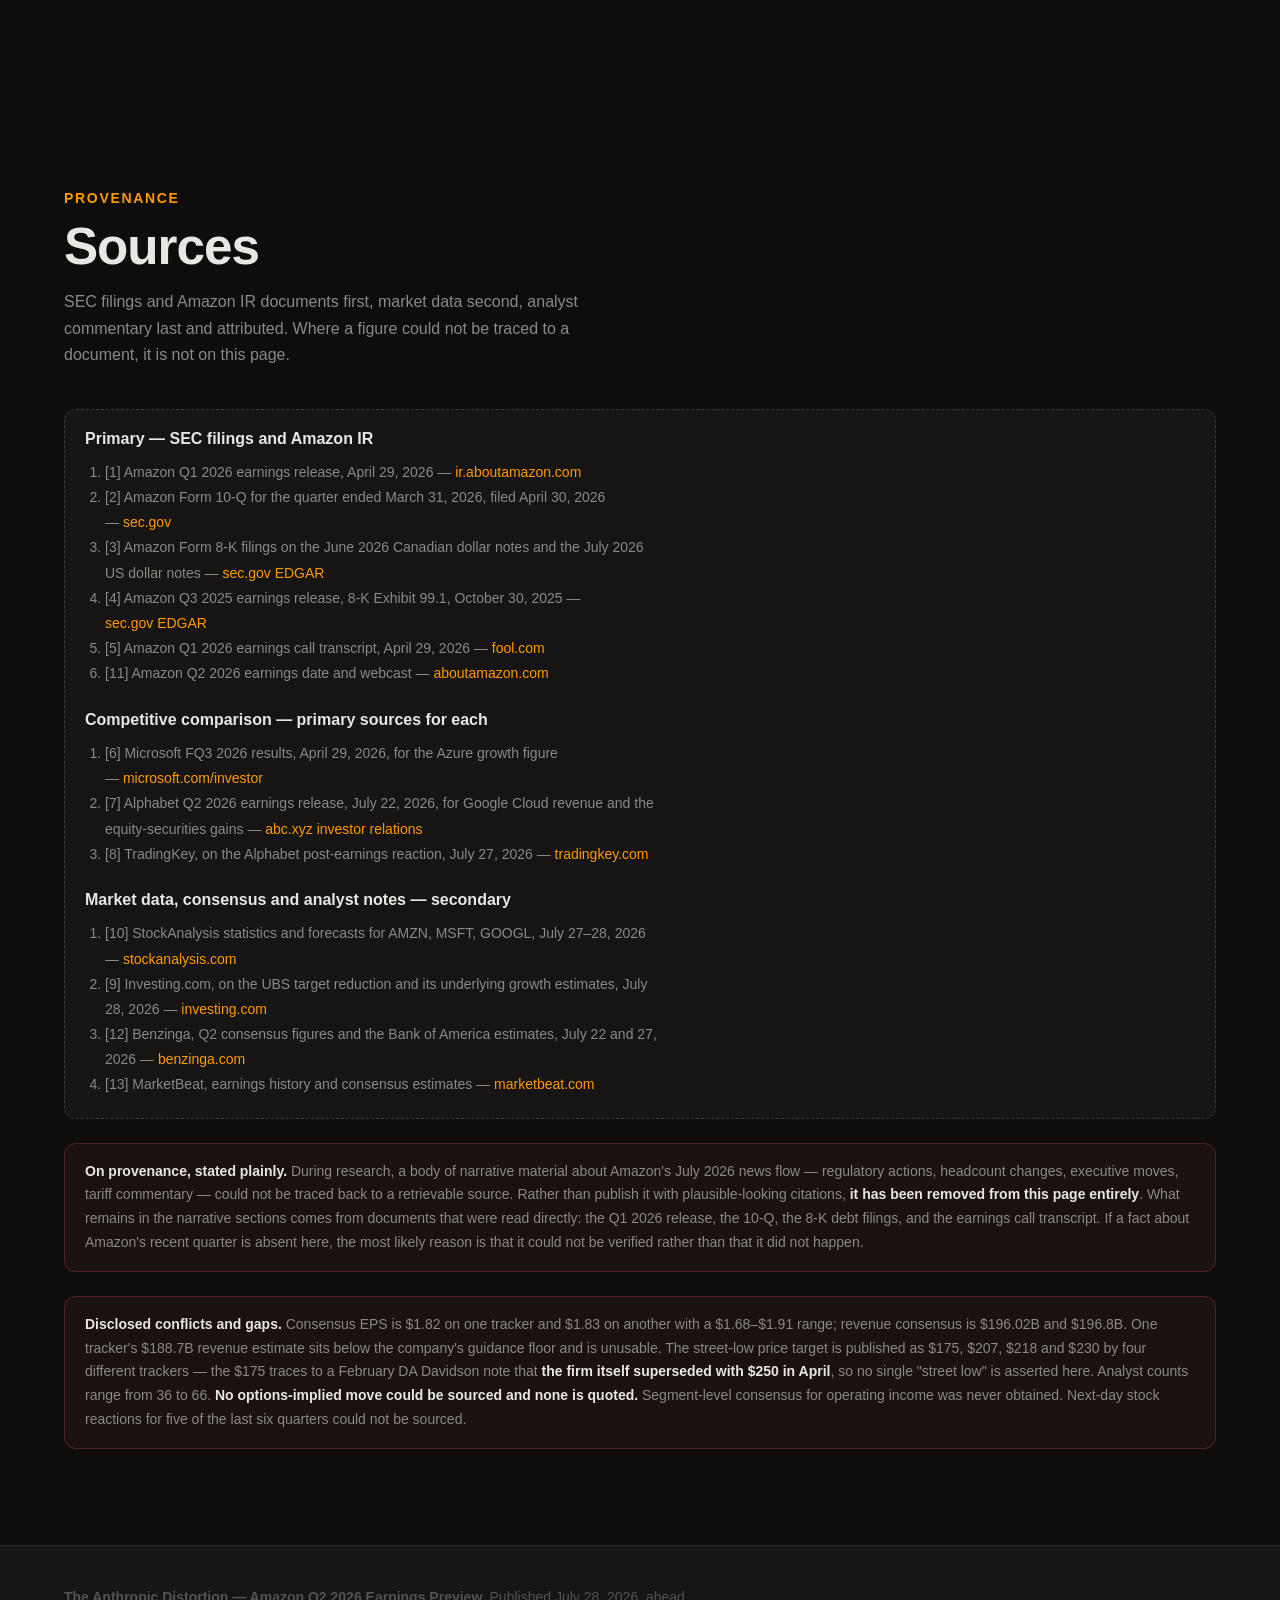
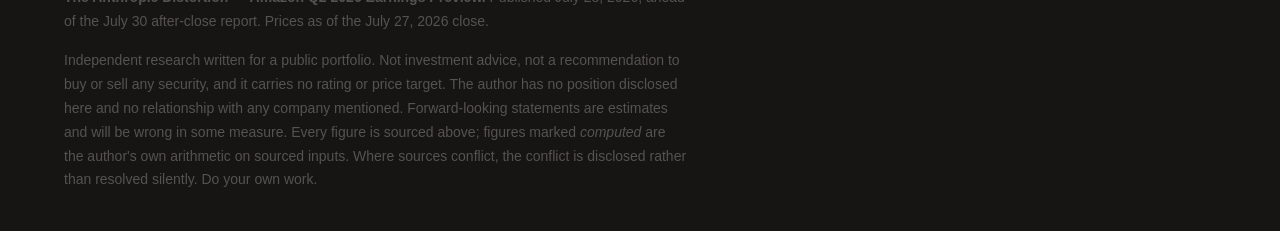
<file: web-app/index.html>
<!DOCTYPE html>
<html lang="en" data-theme="dark">
<head>
  <meta charset="UTF-8" />
  <meta name="viewport" content="width=device-width, initial-scale=1.0" />
  <title>$AMZN — The Anthropic Distortion — Amazon Q2 2026 Earnings Preview</title>
  <meta name="description" content="Amazon's Q1 2026 EPS beat consensus by 70%. It also contained $16.8B of pre-tax gains on Anthropic securities. Headline EPS has stopped describing the business — here is what to read instead. Published July 28, 2026." />

  <link href="https://api.fontshare.com/v2/css?f[]=cabinet-grotesk@400,500,700,800&f[]=satoshi@300,400,500,700&display=swap" rel="stylesheet" />
  <link rel="stylesheet" href="style.css?v=6" />
</head>
<body>

<!-- ═══ NAV ═══ -->
<nav class="nav" id="nav">
  <div class="nav-inner">
    <div class="nav-logo">
      <svg width="28" height="28" viewBox="0 0 28 28" fill="none" aria-label="AMZN preview">
        <rect width="28" height="28" rx="6" fill="#232F3E"/>
        <path d="M6 18.5c3.6 2.4 9.8 2.6 15-0.2" stroke="#FF9900" stroke-width="2.2" stroke-linecap="round"/>
        <path d="M8 8.5h2.6v6.8M14 8.5h2.6v6.8M19.5 8.5h1.4" stroke="#fff" stroke-width="1.8" stroke-linecap="round"/>
      </svg>
      <span class="nav-brand">$AMZN <span class="nav-badge">PREVIEW</span></span>
    </div>
    <div class="nav-links">
      <a href="#setup">Setup</a>
      <a href="#distortion">The Distortion</a>
      <a href="#aws">AWS</a>
      <a href="#cash">The Cash</a>
      <a href="#scenarios">Model</a>
      <a href="#watch" class="nav-cta">What to Watch →</a>
    </div>
    <button class="theme-toggle" data-theme-toggle aria-label="Toggle theme">
      <svg width="18" height="18" viewBox="0 0 24 24" fill="none" stroke="currentColor" stroke-width="2"><path d="M21 12.79A9 9 0 1 1 11.21 3 7 7 0 0 0 21 12.79z"/></svg>
    </button>
  </div>
</nav>

<!-- ═══ HERO ═══ -->
<section class="hero" id="hero">
  <div class="hero-grid-bg" aria-hidden="true"></div>
  <div class="container">
    <div class="hero-eyebrow">
      <span class="tag tag-red">EARNINGS PREVIEW</span>
      <span class="tag tag-muted">NO RATING</span>
      <span class="tag tag-muted">JULY 28, 2026</span>
    </div>

    <div class="hero-ticker-row">
      <span class="hero-ticker">$AMZN</span><span class="hero-exch">NASDAQ</span>
      <div class="hero-price-pill">
        <span class="hero-price-current">$231.39</span>
        <span class="hero-price-arrow">→</span>
        <span class="hero-price-target">$313</span>
        <span class="hero-price-upside">street PT</span>
      </div>
    </div>

    <h1 class="hero-title">The Anthropic<br/><em>Distortion</em></h1>
    <p class="hero-subtitle">Amazon Beat Q1 Consensus by 70%. Strip Out the Mark-to-Market and It Was Roughly In Line.</p>
    <p class="hero-thesis-line">Amazon's reported EPS has stopped describing Amazon. Q1 2026 printed <strong>$2.78 against a $1.63 estimate</strong> — and contained <strong>$16.8B of pre-tax gains</strong> on Anthropic securities booked in non-operating income. Q3 2025 carried $9.5B of the same alongside $4.3B of one-off charges running the other way. Thursday, the only clean read is <strong>operating income against the guided $20–24B band</strong>, and the only number that changes the thesis is capex — which now consumes <strong>99% of operating cash flow</strong>.</p>

    <div class="hero-kpis">
      <div class="kpi-card">
        <div class="kpi-value">$16.8B</div>
        <div class="kpi-label">Q1 Pre-Tax Anthropic Gains</div>
        <div class="kpi-delta kpi-delta-neutral">In non-operating income</div>
      </div>
      <div class="kpi-card">
        <div class="kpi-value">99%</div>
        <div class="kpi-label">Capex as % of Operating Cash Flow</div>
        <div class="kpi-delta kpi-delta-bad">$147.3B of $148.5B, trailing twelve months</div>
      </div>
      <div class="kpi-card">
        <div class="kpi-value">$1.2B</div>
        <div class="kpi-label">Trailing Free Cash Flow</div>
        <div class="kpi-delta kpi-delta-bad">Down from $25.9B a year ago</div>
      </div>
      <div class="kpi-card">
        <div class="kpi-value">+28%</div>
        <div class="kpi-label">AWS Growth, Q1 2026</div>
        <div class="kpi-delta kpi-delta-good">Fastest in 15 quarters</div>
      </div>
      <div class="kpi-card">
        <div class="kpi-value">$364B</div>
        <div class="kpi-label">AWS Backlog</div>
        <div class="kpi-delta kpi-delta-good">Excludes the &gt;$100B Anthropic deal</div>
      </div>
    </div>

    <div class="event-strip">
      <div class="event-item event-item--live">
        <div class="event-day">Thursday, Jul 30</div>
        <div class="event-name">AMZN Q2 2026</div>
        <div class="event-time">After close · call 5:00pm ET</div>
      </div>
      <div class="event-item">
        <div class="event-day">Wednesday, Jul 29</div>
        <div class="event-name">MSFT · FOMC</div>
        <div class="event-time">Azure sets the tone</div>
      </div>
      <div class="event-item">
        <div class="event-day">Reported Jul 22</div>
        <div class="event-name">Google Cloud</div>
        <div class="event-time">+81.8% · stock fell ~15%</div>
      </div>
      <div class="event-item">
        <div class="event-day">In the quarter</div>
        <div class="event-name">Prime Day</div>
        <div class="event-time">Guidance assumes it lands in Q2</div>
      </div>
    </div>

    <a href="#setup" class="hero-cta">Read the Setup <span aria-hidden="true">↓</span></a>
  </div>
</section>


<!-- ═══ THREE CASES ═══ -->
<section class="section three-cases" id="cases">
  <div class="container">
    <div class="section-header">
      <span class="section-label">The Three Cases</span>
      <h2>Bull, Base, Bear</h2>
      <p class="section-desc">The scenario model in full, up front. Each case is reported Q2 EPS against $1.82 operating today. Every input is exposed and adjustable in the <a href="#scenarios">interactive model below</a> — these are the presets, not a forecast.</p>
    </div>
    <div class="case-grid">
      <div class="case-card case-card--bull">
        <div class="case-tier">BULL CASE</div>
        <div class="case-name">Another Q1-Style Mark</div>
        <div class="case-value">$3.01</div>
        <div class="case-delta">+65%</div>
        <div class="case-formula">$16.8B mark, 23% tax</div>
        <p class="case-desc">Headline EPS explodes past consensus and the beat is almost entirely non-operating. The same print reads as a blowout on a screen and as in-line once stripped.</p>
      </div>
      <div class="case-card case-card--base">
        <div class="case-tier">BASE CASE</div>
        <div class="case-name">A Clean Quarter</div>
        <div class="case-value">$1.82</div>
        <div class="case-delta">in line</div>
        <div class="case-formula">No material mark</div>
        <p class="case-desc">Operating income lands near the $23.6B consensus, inside the guided $20&ndash;24B band, and reported EPS actually describes the business.</p>
      </div>
      <div class="case-card case-card--bear">
        <div class="case-tier">BEAR CASE</div>
        <div class="case-name">The Mark Reverses</div>
        <div class="case-value">$1.25</div>
        <div class="case-delta">&minus;31%</div>
        <div class="case-formula">&minus;$8.0B mark, 23% tax</div>
        <p class="case-desc">A downward Anthropic revaluation pushes reported EPS below consensus while the operating business performs exactly as guided.</p>
      </div>
    </div>

    <div class="beat-call beat-call--mixed">
      <div class="beat-call-verdict">YES, BUT</div>
      <div class="beat-call-body">
        <h3>Are we expecting a beat? <span>Expect an operating beat — and ignore the EPS headline</span></h3>
        <p>Operating income has come in <strong>above the guided ceiling in four of the last six quarters</strong>, inside the band in the other two, and <strong>never below the floor</strong>. Revenue has exceeded the guided ceiling five quarters running. Against a $20.0&ndash;24.0B guide and $23.6B consensus, the pattern points to a beat.
 <br/><br/><strong>The EPS line will not tell you.</strong> Q1 reported $2.78 against a $1.63 estimate, of which roughly $1.16 to $1.22 was an Anthropic mark. Whatever prints Thursday, subtract the non-operating line before calling it a beat, and anchor to operating income against the guided band.</p>
      </div>
    </div>
  </div>
</section>
<!-- ═══ SETUP ═══ -->
<section class="section exec-summary" id="setup">
  <div class="container">
    <div class="section-header">
      <span class="section-label">The Setup</span>
      <h2>Four Things That Are True Going In</h2>
      <p class="section-desc">Figures drawn from Amazon's own earnings release and 10-Q are marked <strong>filed</strong>. Market data and consensus are from named third-party trackers. My arithmetic is marked <span class="computed-flag">computed</span>.</p>
    </div>
    <div class="exec-bullets">

      <div class="exec-bullet">
        <div class="bullet-number">01</div>
        <div class="bullet-content">
          <h3>The Operating Business Is Genuinely Strong</h3>
          <p>Q1 2026, from the filed release: net sales <strong>$181,519M, up 17%</strong>; operating income <strong>$23,852M, up 30%</strong>; operating margin <strong>13.1%, the highest Amazon has ever reported</strong>.<a href="#sources" class="cite">[1]</a> North America margin went from 6.3% to <strong>7.9%</strong>. Advertising grew <strong>24%</strong> to $17,243M, now above $70B trailing. Unit growth was <strong>15%, the fastest since the tail of the lockdown period</strong>. None of that is in dispute, and none of it depends on the accounting question below.</p>
        </div>
      </div>

      <div class="exec-bullet">
        <div class="bullet-number">02</div>
        <div class="bullet-content">
          <h3>But Reported EPS Is Now an Investment Mark</h3>
          <p>That same quarter reported <strong>$2.78</strong> of diluted EPS against a <strong>$1.63</strong> consensus. Per the 10-Q, total other income was <strong>$15,647M against $2,749M</strong> a year earlier, comprising <strong>$4.5B of reclassification gains</strong> on converted Anthropic notes and <strong>$12.3B of upward fair-value adjustments</strong> on Anthropic preferred stock.<a href="#sources" class="cite">[2]</a> Applying a 21% to 25% tax rate, that mark contributed roughly <strong>$1.16 to $1.22 per share</strong> <span class="computed-flag">computed</span> — meaning underlying EPS was near <strong>$1.56 to $1.62 against a $1.63 estimate</strong>. The 70% beat was, operationally, a roughly in-line quarter.</p>
        </div>
      </div>

      <div class="exec-bullet">
        <div class="bullet-number">03</div>
        <div class="bullet-content">
          <h3>Free Cash Flow Has Effectively Gone to Zero</h3>
          <p>Trailing operating cash flow was <strong>$148,531M, up 30%</strong> — an excellent number. Trailing capex was <strong>$147,299M, up 67%</strong>. Free cash flow is therefore <strong>$1,232M</strong>, down from $25,925M.<a href="#sources" class="cite">[1]</a> Capex is consuming <strong>99.2% of operating cash flow</strong> <span class="computed-flag">computed</span>. The gap is being funded on the balance sheet: <strong>long-term debt went from $65,648M to $119,074M in a single quarter</strong>,<a href="#sources" class="cite">[2]</a> followed by C$14.0B of notes in June and a further multi-tranche dollar issue in July.<a href="#sources" class="cite">[3]</a></p>
        </div>
      </div>

      <div class="exec-bullet">
        <div class="bullet-number">04</div>
        <div class="bullet-content">
          <h3>The Contracted Demand Behind It Is Real and Large</h3>
          <p>This is the strongest counter to the capex worry. AWS backlog stood at <strong>$364B with a 5.5-year weighted average life</strong>, and management confirmed that figure <strong>excludes the more than $100B Anthropic commitment</strong>.<a href="#sources" class="cite">[2]</a> The OpenAI arrangement is a <strong>$38.0B original commitment expanded by $100.0B over eight years</strong> — note that the "$50B OpenAI-AWS deal" figure circulating in the press does not match the filing. Amazon's chips business is above a <strong>$20B run rate growing triple digits</strong>, with <strong>more than $225B of Trainium revenue commitments</strong>, Trainium2 "largely sold out" and Trainium3 "nearly fully subscribed."<a href="#sources" class="cite">[1]</a></p>
        </div>
      </div>

    </div>
  </div>
</section>

<!-- ═══ THE DISTORTION ═══ -->
<section class="section" id="distortion">
  <div class="container">
    <div class="section-header">
      <span class="section-label">The Reading Problem</span>
      <h2>Why the Headline Will Mislead</h2>
      <p class="section-desc">Amazon holds a large Anthropic position carried at fair value, with changes running through non-operating income. Every quarter the mark moves, reported EPS moves with it, and the move has nothing to do with retail, advertising or AWS.</p>
    </div>

    <div class="track-table-wrap">
      <table class="track-table">
        <thead>
          <tr><th>Quarter</th><th>Reported</th><th>Cons. EPS</th><th>Actual EPS</th><th>Headline</th><th>What Was Inside It</th></tr>
        </thead>
        <tbody>
          <tr>
            <td>Q1 2026</td><td>Apr 29, 2026</td><td>$1.63</td><td><strong>$2.78</strong></td>
            <td><span class="beat-pill beat-pill--beat">+70%</span></td>
            <td><strong>+$16.8B pre-tax Anthropic gains</strong></td>
          </tr>
          <tr>
            <td>Q4 2025</td><td>Feb 5, 2026</td><td>$1.97</td><td><strong>$1.95</strong></td>
            <td><span class="beat-pill beat-pill--miss">−$0.02</span></td>
            <td>The only EPS miss in six quarters</td>
          </tr>
          <tr>
            <td>Q3 2025</td><td>Oct 30, 2025</td><td>$1.57</td><td><strong>$1.95</strong></td>
            <td><span class="beat-pill beat-pill--beat">+24%</span></td>
            <td><strong>+$9.5B Anthropic gains, −$4.3B charges</strong></td>
          </tr>
          <tr>
            <td>Q2 2025</td><td>Jul 31, 2025</td><td>$1.31</td><td><strong>$1.68</strong></td>
            <td><span class="beat-pill beat-pill--beat">+28%</span></td>
            <td>Operating income above guided ceiling</td>
          </tr>
          <tr>
            <td>Q1 2025</td><td>May 1, 2025</td><td>$1.38</td><td><strong>$1.59</strong></td>
            <td><span class="beat-pill beat-pill--beat">+15%</span></td>
            <td>Operating income above guided ceiling</td>
          </tr>
          <tr>
            <td>Q4 2024</td><td>Feb 6, 2025</td><td><span class="muted-cell">not sourced</span></td><td><strong>$1.86</strong></td>
            <td><span class="beat-pill beat-pill--inline">n/a</span></td>
            <td>Operating income above guided ceiling</td>
          </tr>
        </tbody>
      </table>
    </div>

    <p class="comps-footnote">The Q3 2025 quarter is the clearest illustration of why EPS is unreadable: it contained <strong>$9.5B of Anthropic gains</strong> flattering the result <em>and</em> <strong>$4.3B of charges</strong> depressing it — a $2.5B FTC settlement plus $1.8B of severance. Amazon itself noted that without those charges operating income would have been $21.7B.<a href="#sources" class="cite">[4]</a> Two distortions, opposite directions, one headline number.</p>

    <div class="math-box">
      <div class="math-box-title">The Clean Comparison Instead</div>
      <div class="formula">
        Operating income <span class="formula-op">vs.</span> company guidance range <span class="formula-op">→</span> the only unpolluted read<br/>
        Q2 2026 guide: <span class="formula-result">$20.0B to $24.0B</span> <span class="formula-op">(vs. $19.2B in Q2 2025)</span>
      </div>
      <ul class="var-list">
        <li><span class="var-key">$194.0–199.0B</span> — guided net sales, growth of 16% to 19%, assuming ~10bps unfavourable FX<a href="#sources" class="cite">[1]</a></li>
        <li><span class="var-key">$20.0–24.0B</span> — guided operating income, against $19.2B a year earlier<a href="#sources" class="cite">[1]</a></li>
        <li><span class="var-key">Prime Day</span> — guidance explicitly assumes it falls in Q2 2026</li>
        <li><span class="var-key">~$1.0B</span> — stated year-over-year headwind from higher Amazon Leo costs<a href="#sources" class="cite">[5]</a></li>
      </ul>
      <p class="formula-note"><strong>The track record on this measure is remarkable and much more informative than the EPS column.</strong> Operating income has come in <strong>above the guided ceiling in four of the last six quarters</strong>, inside the band in the other two, and <strong>never below the floor</strong>. Revenue has exceeded the guided ceiling in <strong>five consecutive quarters</strong>. That is the pattern worth extrapolating, not the EPS surprises.</p>
    </div>

    <div class="disclosure-banner">
      <strong>Two data traps worth naming.</strong> First, at least one widely syndicated tracker publishes a Q2 2026 revenue consensus of <strong>$188.7B — below Amazon's own guidance floor of $194.0B</strong>. That figure is unusable and is not used here; the usable cluster is $196.0B to $196.8B. Second, a "BofA raises Amazon $145 → $165" headline circulated in July; the article body describes retail sell-through data for an unrelated consumer product, and the price levels are incompatible with both AMZN at $231 and BofA's own $310 target. <strong>It is not an Amazon note</strong> and is not cited anywhere on this page.
    </div>
  </div>
</section>

<!-- ═══ AWS ═══ -->
<section class="section why-not-section" id="aws">
  <div class="container">
    <div class="section-header">
      <span class="section-label">The Growth Engine</span>
      <h2>AWS Is Reaccelerating, Six Quarters Running</h2>
      <p class="section-desc">Every figure below is from Amazon's own supplemental tables.<a href="#sources" class="cite">[1]</a> This is the cleanest trend in the entire release and it points one way.</p>
    </div>

    <div class="track-table-wrap">
      <table class="track-table">
        <thead>
          <tr><th>Quarter</th><th>AWS Growth</th><th style="width:42%">Trajectory</th><th>Note</th></tr>
        </thead>
        <tbody>
          <tr><td>Q4 2024</td><td><strong>+19%</strong></td><td><div class="reaction-track"><div class="aws-bar reaction-fill reaction-fill--neg" data-value="19" style="left:0;top:4px;bottom:4px;position:absolute"></div></div></td><td class="muted-cell">Trough</td></tr>
          <tr><td>Q1 2025</td><td><strong>+17%</strong></td><td><div class="reaction-track"><div class="aws-bar reaction-fill reaction-fill--neg" data-value="17" style="left:0;top:4px;bottom:4px;position:absolute"></div></div></td><td class="muted-cell">—</td></tr>
          <tr><td>Q2 2025</td><td><strong>+17%</strong></td><td><div class="reaction-track"><div class="aws-bar reaction-fill reaction-fill--neg" data-value="17" style="left:0;top:4px;bottom:4px;position:absolute"></div></div></td><td class="muted-cell">—</td></tr>
          <tr><td>Q3 2025</td><td><strong>+20%</strong></td><td><div class="reaction-track"><div class="aws-bar reaction-fill reaction-fill--pos" data-value="20" style="left:0;top:4px;bottom:4px;position:absolute"></div></div></td><td>Inflection</td></tr>
          <tr><td>Q4 2025</td><td><strong>+24%</strong></td><td><div class="reaction-track"><div class="aws-bar reaction-fill reaction-fill--pos" data-value="24" style="left:0;top:4px;bottom:4px;position:absolute"></div></div></td><td>Accelerating</td></tr>
          <tr><td>Q1 2026</td><td><strong>+28%</strong></td><td><div class="reaction-track"><div class="aws-bar reaction-fill reaction-fill--pos" data-value="28" style="left:0;top:4px;bottom:4px;position:absolute"></div></div></td><td><strong>Fastest in 15 quarters</strong></td></tr>
        </tbody>
      </table>
    </div>

    <p class="comps-footnote">Q1 2026 AWS: <strong>$37,587M of revenue, $14,161M of operating income, a 37.7% margin</strong>, roughly a <strong>$150B annualised run rate</strong>, with a <strong>$2B sequential increase — the largest Q4-to-Q1 increase in AWS history</strong>. AI services are above a <strong>$15B annualised run rate</strong>.<a href="#sources" class="cite">[1]</a></p>

    <div class="math-box">
      <div class="math-box-title">The Competitive Frame — Read the Quarters Carefully</div>
      <p class="formula-note" style="margin-top:0">These are <strong>not the same period</strong>, and comparing them naively is the single most common error in cloud commentary. <strong>AWS +28%</strong> and <strong>Azure +40%</strong> (39% constant currency) are both the March 2026 quarter.<a href="#sources" class="cite">[6]</a> <strong>Google Cloud +81.8%</strong>, to $24,768M, is the <em>June</em> 2026 quarter, reported July 22.<a href="#sources" class="cite">[7]</a> AWS and Azure both report this week; Google's number is a quarter ahead.</p>
      <p class="formula-note"><strong>The read-across that matters more than the growth ranking:</strong> Alphabet delivered 81.8% cloud growth with cloud operating income up 212%, and the stock fell roughly 15% — on its capex raise.<a href="#sources" class="cite">[8]</a> In this tape, cloud growth does not buy forgiveness for capital intensity. Amazon reports two days after Microsoft into exactly that setup, with the additional problem that its free cash flow is already near zero.</p>
      <p class="formula-note"><strong>Where the sell side actually disagrees.</strong> UBS cut its target from $333 to $305 on July 28 <em>while raising its growth estimates</em> — it models AWS at <strong>+36% in H2 2026 against a street at +31%</strong>, and <strong>+48% in 2027 against a street at +30%</strong>, with 2027 operating income roughly 49% above consensus. The cut is entirely about higher 2027 capex from component prices, not about demand.<a href="#sources" class="cite">[9]</a> Bank of America separately expects Amazon to raise its 2026 capex guide and models AWS at +33%.</p>
    </div>
  </div>
</section>

<!-- ═══ THE CASH ═══ -->
<section class="section" id="cash">
  <div class="container">
    <div class="section-header">
      <span class="section-label">The Balance Sheet</span>
      <h2>What Funds the Build</h2>
    </div>

    <div class="versus-grid">
      <div class="versus-card versus-card-crwd">
        <div class="versus-ticker">THE STRAIN</div>
        <div class="versus-name">Cash Generation vs. Capital Intensity</div>
        <div class="versus-metrics">
          <div class="versus-metric"><span class="versus-metric-label">TTM operating cash flow</span><span class="versus-metric-value versus-good">$148,531M · +30%</span></div>
          <div class="versus-metric"><span class="versus-metric-label">TTM capex, net</span><span class="versus-metric-value versus-bad">$147,299M · +67%</span></div>
          <div class="versus-metric"><span class="versus-metric-label">TTM free cash flow</span><span class="versus-metric-value versus-bad">$1,232M (was $25,925M)</span></div>
          <div class="versus-metric"><span class="versus-metric-label">Capex as % of OCF</span><span class="versus-metric-value versus-bad">99.2% <span class="computed-flag">computed</span></span></div>
          <div class="versus-metric"><span class="versus-metric-label">Q1 capex alone</span><span class="versus-metric-value versus-bad">$44,203M gross</span></div>
          <div class="versus-metric"><span class="versus-metric-label">Long-term debt, one quarter</span><span class="versus-metric-value versus-bad">$65,648M → $119,074M</span></div>
        </div>
        <div class="versus-verdict versus-verdict-crwd">
          Andy Jassy on the Q1 call declined to update the capital plan: <strong>"I do not have a new update on capital. Our plan is largely the same."</strong> He framed the mechanic directly — in periods where capex growth meaningfully outpaces revenue growth, early-year free cash flow is challenged. That is an accurate description. It is also the reason the equity has gone nowhere for twelve months.
        </div>
      </div>

      <div class="versus-divider"><div class="versus-vs">VS</div></div>

      <div class="versus-card versus-card-msft">
        <div class="versus-ticker versus-ticker-msft">THE JUSTIFICATION</div>
        <div class="versus-name">Contracted, Not Speculative</div>
        <div class="versus-metrics">
          <div class="versus-metric"><span class="versus-metric-label">AWS backlog</span><span class="versus-metric-value versus-good">$364B · 5.5yr life</span></div>
          <div class="versus-metric"><span class="versus-metric-label">Excluded from that figure</span><span class="versus-metric-value versus-good">&gt;$100B Anthropic</span></div>
          <div class="versus-metric"><span class="versus-metric-label">OpenAI commitment</span><span class="versus-metric-value versus-good">$38B + $100B / 8 yrs</span></div>
          <div class="versus-metric"><span class="versus-metric-label">Trainium commitments</span><span class="versus-metric-value versus-good">&gt;$225B</span></div>
          <div class="versus-metric"><span class="versus-metric-label">Chips run rate</span><span class="versus-metric-value versus-good">&gt;$20B · triple-digit growth</span></div>
          <div class="versus-metric"><span class="versus-metric-label">AI chips landed in 12 months</span><span class="versus-metric-value versus-good">2.1M+, over half Trainium</span></div>
        </div>
        <div class="versus-verdict versus-verdict-msft">
          Anthropic will secure up to 5 gigawatts of Trainium capacity; OpenAI roughly 2 gigawatts beginning to ramp in 2027. Amazon separately invested $5B in Anthropic preferred stock after quarter-end and made available a facility of up to $20B. The circularity is worth noting honestly: Amazon invests in Anthropic, books gains on that investment, and Anthropic commits to buy Amazon compute.
        </div>
      </div>
    </div>
  </div>
</section>

<!-- ═══ SCENARIOS ═══ -->
<section class="section dcf-section" id="scenarios">
  <div class="container">
    <div class="section-header">
      <span class="section-label">Decomposition Model</span>
      <h2>Separate the Mark From the Business</h2>
      <p class="section-desc">Operating EPS is held at the $1.82 consensus so the sliders isolate the distortion rather than compounding two guesses. Set an Anthropic mark and watch what happens to a headline that has nothing to do with retail, advertising or AWS.</p>
    </div>

    <div class="scenario-toggles" role="tablist">
      <button class="scenario-btn scenario-btn--base active" data-scenario="clean" role="tab" aria-selected="true"><span class="sc-tier">BASE CASE</span><span class="sc-label">A Clean Quarter</span></button>
      <button class="scenario-btn scenario-btn--bull" data-scenario="repeat" role="tab" aria-selected="false"><span class="sc-tier">BULL CASE</span><span class="sc-label">Another Q1-Style Mark</span></button>
      <button class="scenario-btn scenario-btn--bear" data-scenario="reverse" role="tab" aria-selected="false"><span class="sc-tier">BEAR CASE</span><span class="sc-label">The Mark Reverses</span></button>
    </div>

    <div class="scenario-panel scenario-base" id="scenario-panel">
      <div class="scenario-headline">
        <span class="scenario-name" id="sc-name">A Clean Quarter</span>
      </div>
      <p class="scenario-desc-text" id="sc-desc"></p>

      <div class="slider-grid">
        <div class="slider-block">
          <div class="slider-head">
            <span class="slider-label">Anthropic Mark, Pre-Tax</span>
            <span class="slider-readout" id="sc-gain-readout">$0.0B</span>
          </div>
          <input type="range" class="slider-range" id="slider-gain" min="-150" max="250" step="5" value="0"
                 aria-label="Anthropic pre-tax mark in tenths of a billion" />
          <div class="slider-bounds"><span>−$15B</span><span>Q1 was +$16.8B</span><span>+$25B</span></div>
        </div>
        <div class="slider-block">
          <div class="slider-head">
            <span class="slider-label">Tax Rate on the Mark</span>
            <span class="slider-readout" id="sc-tax-readout">23%</span>
          </div>
          <input type="range" class="slider-range" id="slider-tax" min="0" max="35" step="1" value="23"
                 aria-label="Assumed tax rate applied to the mark" />
          <div class="slider-bounds"><span>0%</span><span>Assumption</span><span>35%</span></div>
        </div>
        <div class="slider-block">
          <div class="slider-head">
            <span class="slider-label">Operating Income</span>
            <span class="slider-readout" id="sc-opinc-readout">$23.6B</span>
          </div>
          <input type="range" class="slider-range" id="slider-opinc" min="180" max="270" step="1" value="236"
                 aria-label="Operating income in tenths of a billion" />
          <div class="slider-bounds"><span>$18B</span><span>Guide $20–24B</span><span>$27B</span></div>
        </div>
        <div class="slider-block">
          <div class="slider-head">
            <span class="slider-label">Annual Capex</span>
            <span class="slider-readout" id="sc-capex-readout">$190B</span>
          </div>
          <input type="range" class="slider-range" id="slider-capex" min="120" max="260" step="5" value="190"
                 aria-label="Annual capital expenditure in billions" />
          <div class="slider-bounds"><span>$120B</span><span>TTM: $147B</span><span>$260B</span></div>
        </div>
      </div>

      <div class="math-box" style="margin-top:var(--space-4)">
        <div class="formula">
          EPS from mark <span class="formula-op">=</span> <span id="f-gain">$0.0B</span> <span class="formula-op">×</span> ( 1 <span class="formula-op">−</span> <span id="f-tax">23%</span> ) <span class="formula-op">÷</span> 10,883M shares <span class="formula-op">=</span> <span id="f-epsgain" class="formula-result">$0.00</span><br/>
          Reported EPS <span class="formula-op">=</span> operating EPS <span class="formula-op">+</span> EPS from mark
        </div>
        <p class="formula-note"><strong>The tax rate is an assumption, not a disclosure.</strong> Amazon does not break out the after-tax effect of these gains. The 10,883M diluted share count is derived from Q1's $30,255M of net income divided by the reported $2.78 <span class="computed-flag">computed</span>.</p>
      </div>

      <div class="dcf-metrics">
        <div class="dcf-metric dcf-metric--primary">
          <div class="dcf-metric-label">Reported EPS</div>
          <div class="dcf-metric-value" id="sc-reported">$1.82</div>
          <div class="dcf-metric-sub" id="sc-surprise">+0% vs. $1.82 consensus</div>
        </div>
        <div class="dcf-metric dcf-metric--highlight">
          <div class="dcf-metric-label">Operating EPS</div>
          <div class="dcf-metric-value" id="sc-underlying">$1.82</div>
          <div class="dcf-metric-sub">Held at consensus by design</div>
        </div>
        <div class="dcf-metric">
          <div class="dcf-metric-label">Implied Free Cash Flow</div>
          <div class="dcf-metric-value" id="sc-fcf">−$41.5B</div>
          <div class="dcf-metric-sub" id="sc-capex-pct">128% of operating cash flow</div>
        </div>
      </div>

      <p class="formula-note" id="sc-verdict" style="margin-top:var(--space-4)"></p>

      <div class="band-wrap">
        <div class="band-track">
          <div class="band-fill" id="opinc-fill"><span class="band-label">Guided $20–24B</span></div>
          <div class="price-bar-marker price-bar-marker--target" id="opinc-marker"><span class="price-bar-tag"></span></div>
        </div>
        <div class="band-scale"><span>$18B</span><span>$22.5B</span><span>$27B</span></div>
        <p class="formula-note" id="sc-opinc-verdict" style="margin-top:var(--space-4)"></p>
      </div>
    </div>

    <div class="dcf-methodology">
      <strong>What this model does.</strong> It isolates one thing: how much of a reported EPS number comes from an investment mark rather than from operations. It deliberately does not produce a target price, because the variable that would drive one — the multi-year capex path — is exactly what nobody knows before Thursday.
      <br/><br/>
      <strong>Sourced inputs:</strong> the $1.82 consensus EPS, the $23.6B consensus operating income, the $20–24B guidance band, the $19.2B prior-year comparison, and the trailing cash flow figures.<a href="#sources" class="cite">[1]</a><a href="#sources" class="cite">[10]</a> <strong>Assumptions:</strong> the tax rate on the mark, and the implied diluted share count. <strong>Excluded:</strong> any Q3 guidance effect, FX, and Prime Day timing beyond what the company has already stated.
      <br/><br/>
      <strong>A number I am deliberately not using.</strong> A widely circulated figure puts Amazon's FY2026 capex guidance at "about $200 billion." I could not verify it against any Amazon filing or release, and it is load-bearing enough that using it unverified would be irresponsible. The capex slider therefore defaults to $190B as an illustrative level, clearly labelled as such, with the <strong>verified</strong> trailing figure of $147.3B marked on the scale.
    </div>
  </div>
</section>

<!-- ═══ COMPS ═══ -->
<section class="section comps-section" id="comps">
  <div class="container">
    <div class="section-header">
      <span class="section-label">Valuation</span>
      <h2>The Cheapest on Sales, the Least Readable on Cash</h2>
      <p class="section-desc">As of the July 27, 2026 close.<a href="#sources" class="cite">[10]</a></p>
    </div>

    <div class="comps-table-wrap">
      <table class="comps-table">
        <thead>
          <tr><th>Company</th><th>Price</th><th>Mkt Cap</th><th>Trailing P/E</th><th>Fwd P/E</th><th>EV/Sales</th><th>EV/EBITDA</th><th>P/OCF</th><th>FCF Yield</th></tr>
        </thead>
        <tbody>
          <tr class="comps-row comps-row-msft">
            <td class="comps-ticker">AMZN <span class="msft-highlight">Amazon</span></td>
            <td>$231.39</td><td>$2.49T</td><td>27.7×</td><td>27.6×</td><td><strong>3.48×</strong></td><td>16.6×</td><td>16.8×</td><td><span class="negative">n/m</span></td>
          </tr>
          <tr class="comps-row">
            <td class="comps-ticker">MSFT <span class="muted-cell">Microsoft</span></td>
            <td>$389.10</td><td>$2.89T</td><td>23.2×</td><td>21.0×</td><td>9.23×</td><td>15.3×</td><td>17.0×</td><td>2.52%</td>
          </tr>
          <tr class="comps-row">
            <td class="comps-ticker">GOOGL <span class="muted-cell">Alphabet</span></td>
            <td>$326.56</td><td>$3.99T</td><td><span class="muted-cell">16.4× n/m</span></td><td>24.6×</td><td>8.68×</td><td>22.4×</td><td>21.5×</td><td>1.33%</td>
          </tr>
        </tbody>
      </table>
    </div>

    <p class="comps-footnote">
      <strong>Two multiples on this table are not meaningful, and both are marked.</strong> Amazon's free cash flow yield is unusable because the denominator is effectively zero — one vendor publishes −0.10% while Amazon's own filing shows <strong>+$1,232M</strong>, a difference in capex definition rather than a data error. Alphabet's 16.4× trailing P/E is inflated by roughly <strong>$98.0B of unrealized equity-securities gains</strong>, which is the same accounting phenomenon this entire page is about, appearing in a second mega-cap.
      <br/><br/>
      <strong>The genuine observation:</strong> Amazon trades at <strong>3.48× EV/Sales against 9.23× for Microsoft and 8.68× for Alphabet</strong> — a function of its low-margin retail base — while its EV/EBITDA of 16.6× sits between the two. It is the only one of the three whose cash-based multiples cannot be computed at all this cycle.
      <br/><br/>
      <strong>Estimates:</strong> FY2026 revenue $823.14B (+14.8%) and EPS $8.71; FY2027 $931.16B and $9.91.<a href="#sources" class="cite">[10]</a> Consensus price target clusters tightly at <strong>$312.31 to $313.53</strong> across four independent trackers — a spread of about a dollar, which is unusually tight. The analyst <em>count</em>, by contrast, ranges from 36 to 66 depending on how each tracker ages out stale coverage, so any "N analysts" claim must name its source.
    </p>
  </div>
</section>

<!-- ═══ WATCH ═══ -->
<section class="section" id="watch">
  <div class="container">
    <div class="section-header">
      <span class="section-label">The Checklist</span>
      <h2>What Actually Decides the Print</h2>
      <p class="section-desc">Ordered by importance. Note that EPS is not in the top three, which is the entire argument of this page.</p>
    </div>

    <div class="watch-table-wrap">
      <table class="watch-table">
        <thead>
          <tr><th>Line Item</th><th>Reference</th><th>Guide / Consensus</th><th>Bullish</th><th>Bearish</th></tr>
        </thead>
        <tbody>
          <tr>
            <td class="watch-metric">Operating income</td>
            <td>Q2 2025: $19.2B</td><td>Guide $20.0–24.0B · cons. $23.6B</td>
            <td class="watch-bull">&gt;$24.0B — above ceiling, as in 4 of 6</td>
            <td class="watch-bear">&lt;$20.0B — has not happened in six quarters</td>
          </tr>
          <tr>
            <td class="watch-metric">2026 capex guidance</td>
            <td>TTM capex $147.3B, +67%</td><td>Jassy declined to update in April</td>
            <td class="watch-bull">Held flat, or framed as peak rate</td>
            <td class="watch-bear">Raised sharply with no AWS offset</td>
          </tr>
          <tr>
            <td class="watch-metric">AWS growth</td>
            <td>+19 → 17 → 17 → 20 → 24 → 28%</td><td>BofA +33% · UBS +36% H2</td>
            <td class="watch-bull">&gt;30% — seventh straight acceleration</td>
            <td class="watch-bear">&lt;28% — the reacceleration stalls</td>
          </tr>
          <tr>
            <td class="watch-metric">AWS backlog</td>
            <td>$364B, excl. &gt;$100B Anthropic</td><td>No guide</td>
            <td class="watch-bull">&gt;$464B — Anthropic absorbed</td>
            <td class="watch-bear">Sequential decline</td>
          </tr>
          <tr>
            <td class="watch-metric">Free cash flow</td>
            <td>TTM $1,232M</td><td>No guide</td>
            <td class="watch-bull">Inflects positive</td>
            <td class="watch-bear">Turns negative</td>
          </tr>
          <tr>
            <td class="watch-metric">Q3 2026 guidance</td>
            <td>Q3 2025 op income $17,422M</td><td>No consensus sourced</td>
            <td class="watch-bull">Guided above $17.4B comfortably</td>
            <td class="watch-bear">Guided near or below the year-ago actual</td>
          </tr>
          <tr>
            <td class="watch-metric">North America margin</td>
            <td>7.9%, from 6.3%</td><td>No guide</td>
            <td class="watch-bull">&gt;8%</td><td class="watch-bear">&lt;6.3%</td>
          </tr>
          <tr>
            <td class="watch-metric">Advertising growth</td>
            <td>+24% reported / +22% ex-FX</td><td>No guide</td>
            <td class="watch-bull">&gt;24%</td><td class="watch-bear">&lt;22%</td>
          </tr>
          <tr>
            <td class="watch-metric">Reported EPS</td>
            <td>Distorted by marks</td><td>Cons. $1.82 (range $1.68–1.91)</td>
            <td class="muted-cell" colspan="2">Read only after subtracting the Anthropic line</td>
          </tr>
        </tbody>
      </table>
    </div>
  </div>
</section>

<!-- ═══ RISKS ═══ -->
<section class="section risk-section" id="risks">
  <div class="container">
    <div class="section-header">
      <span class="section-label">What Would Make This Wrong</span>
      <h2>Risks in Both Directions</h2>
    </div>

    <div class="risk-grid">
      <div class="risk-card">
        <div class="risk-header"><h3>A capex raise into a hostile tape</h3><span class="risk-severity risk-severity-mh">Med-High</span></div>
        <p>Alphabet reported 81.8% cloud growth and fell about 15% on its capex raise. Amazon has the same setup with worse cash optics: free cash flow at $1.2B and long-term debt that nearly doubled in a quarter. Bank of America expects the 2026 capex guide to be raised.</p>
        <div class="risk-mitigant"><strong>Offset:</strong> a $364B backlog excluding a further $100B-plus Anthropic commitment is contracted demand, not a hope.</div>
      </div>
      <div class="risk-card">
        <div class="risk-header"><h3>The mark reverses</h3><span class="risk-severity risk-severity-m">Medium</span></div>
        <p>Fair-value accounting cuts both ways. A downward Anthropic revaluation would push reported EPS below consensus while the business performs exactly as guided, and the first headline would read as a miss. Microsoft has already run this experiment with OpenAI: −$0.41 one quarter, +$1.02 the next.</p>
        <div class="risk-mitigant"><strong>Defence:</strong> anchor to operating income against the $20–24B band, which is unaffected.</div>
      </div>
      <div class="risk-card">
        <div class="risk-header"><h3>The circularity</h3><span class="risk-severity risk-severity-m">Medium</span></div>
        <p>Amazon invests in Anthropic, books gains on that investment in earnings, and Anthropic commits to buy Amazon compute that shows up in backlog. Each leg is disclosed and legitimate. Taken together they make both the earnings line and the backlog line partially self-referential, and that deserves saying plainly.</p>
        <div class="risk-mitigant"><strong>Scale check:</strong> the $364B backlog explicitly excludes the Anthropic commitment, which limits the double-count on that specific measure.</div>
      </div>
      <div class="risk-card">
        <div class="risk-header"><h3>AWS decelerates instead</h3><span class="risk-severity risk-severity-m">Medium</span></div>
        <p>Six quarters of acceleration is a strong trend and a high bar. UBS models +36% for the second half against a street at +31%. If AWS prints below 28%, the reacceleration narrative breaks at the same moment the capex bill arrives.</p>
        <div class="risk-mitigant"><strong>Support:</strong> Trainium2 largely sold out, Trainium3 nearly fully subscribed, and a $2B sequential increase that was the largest Q4-to-Q1 in AWS history.</div>
      </div>
      <div class="risk-card">
        <div class="risk-header"><h3>Upside: operating income has never missed the floor</h3><span class="risk-severity risk-severity-lm">Low-Med</span></div>
        <p>Cuts both ways. Operating income has landed above the guided ceiling in four of the last six quarters and inside the band in the other two. Revenue has beaten the guided ceiling five quarters running. The stock is roughly 17% below its 52-week high with a tight $313 consensus target.</p>
        <div class="risk-mitigant"><strong>Note:</strong> UBS cut its target while <em>raising</em> growth estimates — the bear case here is about capital intensity, not demand.</div>
      </div>
      <div class="risk-card">
        <div class="risk-header"><h3>Gaps in this page's inputs</h3><span class="risk-severity risk-severity-m">Medium</span></div>
        <p>No options-implied move could be sourced, so none is quoted. No segment-level consensus for operating income was obtainable, so no segment split is asserted. The FY2026 capex guidance figure in circulation could not be verified and is not used.</p>
        <div class="risk-mitigant"><strong>Guardrail:</strong> each of those is stated as missing rather than filled with a plausible estimate.</div>
      </div>
    </div>
  </div>
</section>

<!-- ═══ SOURCES ═══ -->
<section class="section" id="sources">
  <div class="container">
    <div class="section-header">
      <span class="section-label">Provenance</span>
      <h2>Sources</h2>
      <p class="section-desc">SEC filings and Amazon IR documents first, market data second, analyst commentary last and attributed. Where a figure could not be traced to a document, it is not on this page.</p>
    </div>

    <div class="provenance">
      <h4>Primary — SEC filings and Amazon IR</h4>
      <ol>
        <li>[1] Amazon Q1 2026 earnings release, April 29, 2026 — <a href="https://s2.q4cdn.com/299287126/files/doc_earnings/2026/q1/earnings-result/AMZN-Q1-2026-Earnings-Release.pdf">ir.aboutamazon.com</a></li>
        <li>[2] Amazon Form 10-Q for the quarter ended March 31, 2026, filed April 30, 2026 — <a href="https://www.sec.gov/Archives/edgar/data/1018724/000101872426000014/amzn-20260331.htm">sec.gov</a></li>
        <li>[3] Amazon Form 8-K filings on the June 2026 Canadian dollar notes and the July 2026 US dollar notes — <a href="https://www.sec.gov/cgi-bin/browse-edgar?action=getcompany&CIK=0001018724&type=8-K">sec.gov EDGAR</a></li>
        <li>[4] Amazon Q3 2025 earnings release, 8-K Exhibit 99.1, October 30, 2025 — <a href="https://www.sec.gov/cgi-bin/browse-edgar?action=getcompany&CIK=0001018724&type=8-K">sec.gov EDGAR</a></li>
        <li>[5] Amazon Q1 2026 earnings call transcript, April 29, 2026 — <a href="https://www.fool.com/earnings/call-transcripts/2026/04/29/amazon-amzn-q1-2026-earnings-call-transcript/">fool.com</a></li>
        <li>[11] Amazon Q2 2026 earnings date and webcast — <a href="https://www.aboutamazon.com/news/company-news/amazon-earnings-q2-2026-report">aboutamazon.com</a></li>
      </ol>

      <h4 style="margin-top:var(--space-6)">Competitive comparison — primary sources for each</h4>
      <ol>
        <li>[6] Microsoft FQ3 2026 results, April 29, 2026, for the Azure growth figure — <a href="https://www.microsoft.com/en-us/investor/earnings/fy-2026-q3/press-release-webcast">microsoft.com/investor</a></li>
        <li>[7] Alphabet Q2 2026 earnings release, July 22, 2026, for Google Cloud revenue and the equity-securities gains — <a href="https://s206.q4cdn.com/479360582/files/doc_financials/2026/q2/2026q2-alphabet-earnings-release.pdf">abc.xyz investor relations</a></li>
        <li>[8] TradingKey, on the Alphabet post-earnings reaction, July 27, 2026 — <a href="https://www.tradingkey.com/analysis/stocks/us-stocks/262055798-microsoft-msft-price-meta-amazon-ai-tradingkey">tradingkey.com</a></li>
      </ol>

      <h4 style="margin-top:var(--space-6)">Market data, consensus and analyst notes — secondary</h4>
      <ol>
        <li>[10] StockAnalysis statistics and forecasts for AMZN, MSFT, GOOGL, July 27–28, 2026 — <a href="https://stockanalysis.com/stocks/amzn/statistics/">stockanalysis.com</a></li>
        <li>[9] Investing.com, on the UBS target reduction and its underlying growth estimates, July 28, 2026 — <a href="https://www.investing.com/news/analyst-ratings/ubs-lowers-amazon-stock-price-target-on-higher-capex-outlook-93CH-4816374">investing.com</a></li>
        <li>[12] Benzinga, Q2 consensus figures and the Bank of America estimates, July 22 and 27, 2026 — <a href="https://www.benzinga.com/quote/AMZN/analyst-ratings">benzinga.com</a></li>
        <li>[13] MarketBeat, earnings history and consensus estimates — <a href="https://www.marketbeat.com/stocks/NASDAQ/AMZN/earnings/">marketbeat.com</a></li>
      </ol>
    </div>

    <div class="disclosure-banner">
      <strong>On provenance, stated plainly.</strong> During research, a body of narrative material about Amazon's July 2026 news flow — regulatory actions, headcount changes, executive moves, tariff commentary — could not be traced back to a retrievable source. Rather than publish it with plausible-looking citations, <strong>it has been removed from this page entirely</strong>. What remains in the narrative sections comes from documents that were read directly: the Q1 2026 release, the 10-Q, the 8-K debt filings, and the earnings call transcript. If a fact about Amazon's recent quarter is absent here, the most likely reason is that it could not be verified rather than that it did not happen.
    </div>

    <div class="disclosure-banner">
      <strong>Disclosed conflicts and gaps.</strong> Consensus EPS is $1.82 on one tracker and $1.83 on another with a $1.68–$1.91 range; revenue consensus is $196.02B and $196.8B. One tracker's $188.7B revenue estimate sits below the company's guidance floor and is unusable. The street-low price target is published as $175, $207, $218 and $230 by four different trackers — the $175 traces to a February DA Davidson note that <strong>the firm itself superseded with $250 in April</strong>, so no single "street low" is asserted here. Analyst counts range from 36 to 66. <strong>No options-implied move could be sourced and none is quoted.</strong> Segment-level consensus for operating income was never obtained. Next-day stock reactions for five of the last six quarters could not be sourced.
    </div>
  </div>
</section>

<footer class="page-footer">
  <div class="container footer-inner">
    <p class="footer-sources">
      <strong>The Anthropic Distortion — Amazon Q2 2026 Earnings Preview.</strong> Published July 28, 2026, ahead of the July 30 after-close report. Prices as of the July 27, 2026 close.
    </p>
    <p class="footer-disclaimer">
      Independent research written for a public portfolio. Not investment advice, not a recommendation to buy or sell any security, and it carries no rating or price target. The author has no position disclosed here and no relationship with any company mentioned. Forward-looking statements are estimates and will be wrong in some measure. Every figure is sourced above; figures marked <em>computed</em> are the author's own arithmetic on sourced inputs. Where sources conflict, the conflict is disclosed rather than resolved silently. Do your own work.
    </p>
  </div>
</footer>

<script src="app.js?v=6"></script>
</body>
</html>
</file>
<file: web-app/style.css>
/* ═══════════════════════════════════════════════
   AMZN Q2 2026 PREVIEW — STYLE SHEET
   Dark-first, Amazon orange accent, Cabinet Grotesk display
════════════════════════════════════════════════ */

/* ── DESIGN TOKENS ─────────────────────────────── */
:root {
  /* Type scale */
  --text-xs:   clamp(0.75rem, 0.7rem + 0.25vw, 0.875rem);
  --text-sm:   clamp(0.875rem, 0.8rem + 0.35vw, 1rem);
  --text-base: clamp(1rem, 0.95rem + 0.25vw, 1.125rem);
  --text-lg:   clamp(1.125rem, 1rem + 0.75vw, 1.5rem);
  --text-xl:   clamp(1.5rem, 1.2rem + 1.25vw, 2.25rem);
  --text-2xl:  clamp(2rem, 1.2rem + 2.5vw, 3.5rem);
  --text-3xl:  clamp(2.5rem, 1rem + 4vw, 5rem);

  /* Spacing */
  --space-1: 0.25rem;
  --space-2: 0.5rem;
  --space-3: 0.75rem;
  --space-4: 1rem;
  --space-5: 1.25rem;
  --space-6: 1.5rem;
  --space-8: 2rem;
  --space-10: 2.5rem;
  --space-12: 3rem;
  --space-16: 4rem;
  --space-20: 5rem;
  --space-24: 6rem;

  /* Radius */
  --radius-sm: 0.375rem;
  --radius-md: 0.5rem;
  --radius-lg: 0.75rem;
  --radius-xl: 1rem;
  --radius-full: 9999px;

  /* Transitions */
  --transition: 180ms cubic-bezier(0.16, 1, 0.3, 1);
  --transition-slow: 360ms cubic-bezier(0.16, 1, 0.3, 1);

  /* Layout */
  --content-wide: 1200px;
  --content-default: 960px;

  /* Fonts */
  --font-display: 'Cabinet Grotesk', 'Helvetica Neue', sans-serif;
  --font-body:    'Satoshi', 'Inter', sans-serif;

  /* Microsoft brand */
  --msft-blue:       #FF9900;
  --msft-blue-dark:  #C77700;
  --msft-blue-dim:   rgba(255, 153, 0, 0.16);
  --msft-blue-glow:  rgba(255, 153, 0, 0.32);
  --msft-cyan:       #232F3E;
}

/* ── DARK THEME (DEFAULT) ──────────────────────── */
:root, [data-theme="dark"] {
  --color-bg:           #0E0D0C;
  --color-surface:      #161513;
  --color-surface-2:    #1C1B19;
  --color-surface-3:    #222120;
  --color-border:       #2E2D2B;
  --color-border-light: #3A3937;

  --color-text:         #E8E7E4;
  --color-text-muted:   #8A8986;
  --color-text-faint:   #55534F;

  --color-primary:      var(--msft-blue);
  --color-primary-hover: var(--msft-blue-dark);

  --color-positive:     #4CAF7D;
  --color-positive-bg:  rgba(76, 175, 125, 0.12);
  --color-negative:     #E85555;
  --color-negative-bg:  rgba(232, 85, 85, 0.12);
  --color-neutral:      #8A8986;

  --color-bull:   #4CAF7D;
  --color-base:   var(--msft-blue);
  --color-bear:   #F4A332;

  --shadow-sm: 0 1px 3px rgba(0,0,0,0.4);
  --shadow-md: 0 4px 16px rgba(0,0,0,0.5);
  --shadow-lg: 0 12px 40px rgba(0,0,0,0.6);
  --shadow-red: 0 0 32px var(--msft-blue-glow);
}

/* ── LIGHT THEME ────────────────────────────────── */
[data-theme="light"] {
  --color-bg:           #F5F4F0;
  --color-surface:      #FAFAF8;
  --color-surface-2:    #FFFFFF;
  --color-surface-3:    #F0EEE9;
  --color-border:       #D8D6D0;
  --color-border-light: #E4E2DC;

  --color-text:         #1A1917;
  --color-text-muted:   #6B6966;
  --color-text-faint:   #A09E9A;

  --color-primary:      #005A9E;
  --color-primary-hover: #004578;

  --color-positive:     #2D8B5A;
  --color-positive-bg:  rgba(45, 139, 90, 0.1);
  --color-negative:     #C53030;
  --color-negative-bg:  rgba(197, 48, 48, 0.1);
  --color-neutral:      #6B6966;

  --color-bull:   #2D8B5A;
  --color-base:   #005A9E;
  --color-bear:   #C97B15;

  --shadow-sm: 0 1px 3px rgba(0,0,0,0.08);
  --shadow-md: 0 4px 16px rgba(0,0,0,0.1);
  --shadow-lg: 0 12px 40px rgba(0,0,0,0.14);
  --shadow-red: 0 0 24px rgba(0, 120, 212, 0.18);
}

/* ── SYSTEM PREF FALLBACK ───────────────────────── */
@media (prefers-color-scheme: dark) {
  :root:not([data-theme]) {
    --color-bg: #0E0D0C;
    --color-surface: #161513;
    --color-surface-2: #1C1B19;
    --color-surface-3: #222120;
    --color-border: #2E2D2B;
    --color-text: #E8E7E4;
    --color-text-muted: #8A8986;
    --color-primary: var(--msft-blue);
  }
}

/* ── BASE RESET ─────────────────────────────────── */
*, *::before, *::after { box-sizing: border-box; margin: 0; padding: 0; }

html {
  -webkit-font-smoothing: antialiased;
  -moz-osx-font-smoothing: grayscale;
  text-rendering: optimizeLegibility;
  scroll-behavior: smooth;
  scroll-padding-top: var(--space-16);
}

body {
  font-family: var(--font-body);
  font-size: var(--text-base);
  color: var(--color-text);
  background: var(--color-bg);
  line-height: 1.65;
  min-height: 100dvh;
}

img, svg { display: block; max-width: 100%; }
h1,h2,h3,h4,h5,h6 { line-height: 1.15; text-wrap: balance; font-family: var(--font-display); }
p, li { text-wrap: pretty; max-width: 72ch; }
button { cursor: pointer; background: none; border: none; font: inherit; color: inherit; }
table { border-collapse: collapse; width: 100%; }

a {
  color: var(--color-primary);
  text-decoration: none;
  transition: color var(--transition);
}
a:hover { color: var(--color-primary-hover); }

:focus-visible {
  outline: 2px solid var(--color-primary);
  outline-offset: 3px;
  border-radius: var(--radius-sm);
}

::selection {
  background: var(--msft-blue-dim);
  color: var(--color-text);
}

/* ── LAYOUT ─────────────────────────────────────── */
.container {
  max-width: var(--content-wide);
  margin: 0 auto;
  padding: 0 var(--space-6);
}

.section {
  padding-block: clamp(var(--space-12), 8vw, var(--space-24));
}

/* ── NAVIGATION ─────────────────────────────────── */
.nav {
  position: fixed;
  top: 0;
  left: 0;
  right: 0;
  z-index: 100;
  backdrop-filter: blur(16px) saturate(1.4);
  -webkit-backdrop-filter: blur(16px) saturate(1.4);
  background: rgba(14,13,12,0.85);
  border-bottom: 1px solid var(--color-border);
  transition: background var(--transition-slow), border-color var(--transition-slow);
}

[data-theme="light"] .nav {
  background: rgba(245,244,240,0.88);
}

.nav-inner {
  max-width: var(--content-wide);
  margin: 0 auto;
  padding: var(--space-3) var(--space-6);
  display: flex;
  align-items: center;
  gap: var(--space-8);
}

.nav-logo {
  display: flex;
  align-items: center;
  gap: var(--space-3);
  font-family: var(--font-display);
  font-weight: 700;
  font-size: var(--text-sm);
  letter-spacing: 0.03em;
}

.nav-brand { color: var(--color-text); }

.nav-badge {
  background: var(--color-primary);
  color: #fff;
  font-size: 0.65rem;
  font-weight: 700;
  letter-spacing: 0.08em;
  padding: 2px 6px;
  border-radius: var(--radius-sm);
}

.nav-links {
  display: flex;
  align-items: center;
  gap: var(--space-6);
  margin-left: auto;
}

.nav-links a {
  color: var(--color-text-muted);
  font-size: var(--text-sm);
  font-weight: 500;
  transition: color var(--transition);
}
.nav-links a:hover { color: var(--color-text); }

.nav-cta {
  color: var(--color-primary) !important;
  font-weight: 600 !important;
}

.theme-toggle {
  color: var(--color-text-muted);
  padding: var(--space-2);
  border-radius: var(--radius-md);
  display: flex;
  align-items: center;
  transition: color var(--transition), background var(--transition);
}
.theme-toggle:hover { color: var(--color-text); background: var(--color-surface-2); }

/* ── HERO ────────────────────────────────────────── */
.hero {
  position: relative;
  padding-top: clamp(6rem, 12vw, 10rem);
  padding-bottom: clamp(var(--space-16), 10vw, var(--space-24));
  overflow: hidden;
}

.hero-grid-bg {
  position: absolute;
  inset: 0;
  background-image:
    linear-gradient(var(--color-border) 1px, transparent 1px),
    linear-gradient(90deg, var(--color-border) 1px, transparent 1px);
  background-size: 60px 60px;
  opacity: 0.3;
  mask-image: radial-gradient(ellipse 80% 80% at 50% 0%, black 20%, transparent 100%);
  -webkit-mask-image: radial-gradient(ellipse 80% 80% at 50% 0%, black 20%, transparent 100%);
}

.hero-eyebrow {
  display: flex;
  align-items: center;
  gap: var(--space-2);
  margin-bottom: var(--space-6);
  flex-wrap: wrap;
}

.tag {
  font-size: var(--text-xs);
  font-weight: 700;
  letter-spacing: 0.1em;
  padding: 4px 10px;
  border-radius: var(--radius-full);
  border: 1px solid transparent;
  font-family: var(--font-body);
}

.tag-red {
  background: var(--msft-blue-dim);
  color: var(--msft-blue);
  border-color: rgba(0, 120, 212,0.3);
}

.tag-muted {
  background: var(--color-surface-2);
  color: var(--color-text-muted);
  border-color: var(--color-border);
}

.hero-ticker-row {
  display: flex;
  align-items: center;
  gap: var(--space-4);
  margin-bottom: var(--space-4);
  flex-wrap: wrap;
}

.hero-ticker {
  font-size: var(--text-sm);
  color: var(--color-text-muted);
  font-weight: 500;
  letter-spacing: 0.05em;
}

.hero-price-pill {
  display: inline-flex;
  align-items: center;
  gap: var(--space-2);
  background: var(--color-surface-2);
  border: 1px solid var(--color-border);
  border-radius: var(--radius-full);
  padding: 4px 14px;
  font-size: var(--text-sm);
}

.hero-price-current { color: var(--color-text-muted); }
.hero-price-arrow { color: var(--color-text-faint); }
.hero-price-target { color: var(--color-text); font-weight: 600; }
.hero-price-upside {
  background: var(--color-positive-bg);
  color: var(--color-positive);
  font-weight: 700;
  font-size: var(--text-xs);
  padding: 2px 8px;
  border-radius: var(--radius-full);
}

.hero-title {
  font-family: var(--font-display);
  font-size: var(--text-3xl);
  font-weight: 800;
  line-height: 1.05;
  letter-spacing: -0.02em;
  margin-bottom: var(--space-4);
  max-width: 18ch;
  color: var(--color-text);
}

.hero-title em {
  font-style: normal;
  color: var(--color-primary);
}

.hero-subtitle {
  font-size: var(--text-lg);
  color: var(--color-text-muted);
  font-weight: 400;
  margin-bottom: var(--space-4);
  max-width: 52ch;
}

.hero-thesis-line {
  font-size: var(--text-base);
  color: var(--color-text);
  font-weight: 500;
  padding: var(--space-3) var(--space-4);
  background: var(--color-surface);
  border-left: 3px solid var(--color-primary);
  border-radius: 0 var(--radius-md) var(--radius-md) 0;
  margin-bottom: var(--space-10);
  max-width: 60ch;
}

.hero-kpis {
  display: grid;
  grid-template-columns: repeat(auto-fit, minmax(160px, 1fr));
  gap: var(--space-3);
  margin-bottom: var(--space-10);
}

.kpi-card {
  background: var(--color-surface);
  border: 1px solid var(--color-border);
  border-radius: var(--radius-lg);
  padding: var(--space-5) var(--space-4);
  transition: border-color var(--transition), transform var(--transition);
}

.kpi-card:hover {
  border-color: var(--color-primary);
  transform: translateY(-2px);
}

.kpi-value {
  font-family: var(--font-display);
  font-size: var(--text-xl);
  font-weight: 800;
  color: var(--color-text);
  letter-spacing: -0.02em;
  line-height: 1;
  margin-bottom: var(--space-1);
}

.kpi-label {
  font-size: var(--text-xs);
  color: var(--color-text-muted);
  font-weight: 500;
  letter-spacing: 0.03em;
  text-transform: uppercase;
  margin-bottom: var(--space-2);
}

.kpi-delta {
  font-size: var(--text-xs);
  font-weight: 600;
}
.kpi-delta-good { color: var(--color-positive); }
.kpi-delta-bad  { color: var(--color-negative); }
.kpi-delta-neutral { color: var(--color-text-muted); }

.hero-cta {
  display: inline-flex;
  align-items: center;
  gap: var(--space-2);
  background: var(--color-primary);
  color: #fff;
  font-weight: 700;
  font-size: var(--text-sm);
  padding: var(--space-3) var(--space-6);
  border-radius: var(--radius-full);
  transition: background var(--transition), transform var(--transition), box-shadow var(--transition);
  letter-spacing: 0.02em;
}
.hero-cta:hover {
  background: var(--color-primary-hover);
  color: #fff;
  transform: translateY(-1px);
  box-shadow: var(--shadow-red);
}

/* ── SECTION SHARED ─────────────────────────────── */
.section-header {
  margin-bottom: var(--space-10);
}

.section-label {
  display: block;
  font-size: var(--text-xs);
  font-weight: 700;
  letter-spacing: 0.12em;
  text-transform: uppercase;
  color: var(--color-primary);
  margin-bottom: var(--space-2);
}

.section-header h2 {
  font-size: var(--text-2xl);
  font-weight: 800;
  letter-spacing: -0.02em;
  color: var(--color-text);
  margin-bottom: var(--space-3);
}

.section-desc {
  font-size: var(--text-sm);
  color: var(--color-text-muted);
  max-width: 65ch;
}

/* Alternating section backgrounds */
.exec-summary { background: var(--color-surface); }
.dcf-section { background: var(--color-bg); }
.comps-section { background: var(--color-surface); }
.why-not-section { background: var(--color-bg); }
.catalyst-section { background: var(--color-surface); }
.risk-section { background: var(--color-bg); }
.recommendation-section { background: var(--color-surface); }

/* ── EXEC SUMMARY ───────────────────────────────── */
.exec-bullets {
  display: grid;
  grid-template-columns: 1fr 1fr;
  gap: var(--space-6);
}

@media (max-width: 700px) {
  .exec-bullets { grid-template-columns: 1fr; }
}

.exec-bullet {
  display: flex;
  gap: var(--space-4);
  padding: var(--space-6);
  background: var(--color-surface-2);
  border: 1px solid var(--color-border);
  border-radius: var(--radius-xl);
  transition: border-color var(--transition), box-shadow var(--transition);
}
.exec-bullet:hover {
  border-color: var(--color-primary);
  box-shadow: 0 0 0 1px var(--color-primary), var(--shadow-md);
}

.bullet-number {
  font-family: var(--font-display);
  font-size: var(--text-xl);
  font-weight: 800;
  color: var(--color-primary);
  opacity: 0.35;
  flex-shrink: 0;
  line-height: 1;
  padding-top: 2px;
}

.bullet-content h3 {
  font-size: var(--text-base);
  font-weight: 700;
  margin-bottom: var(--space-2);
  color: var(--color-text);
  font-family: var(--font-display);
}

.bullet-content p {
  font-size: var(--text-sm);
  color: var(--color-text-muted);
  line-height: 1.7;
}

/* ── DCF SECTION ────────────────────────────────── */
.dcf-methodology {
  background: var(--color-surface);
  border: 1px solid var(--color-border);
  border-left: 3px solid var(--color-primary);
  border-radius: 0 var(--radius-md) var(--radius-md) 0;
  padding: var(--space-4) var(--space-5);
  margin-bottom: var(--space-8);
  font-size: var(--text-sm);
  color: var(--color-text-muted);
  max-width: 80ch;
}
.dcf-methodology strong { color: var(--color-text); }

.scenario-toggles {
  display: flex;
  gap: var(--space-3);
  margin-bottom: var(--space-6);
}

.scenario-btn {
  display: flex;
  align-items: center;
  gap: var(--space-2);
  padding: var(--space-3) var(--space-6);
  border-radius: var(--radius-full);
  border: 2px solid var(--color-border);
  background: var(--color-surface);
  font-size: var(--text-sm);
  font-weight: 700;
  font-family: var(--font-display);
  letter-spacing: 0.02em;
  color: var(--color-text-muted);
  transition: all var(--transition);
  cursor: pointer;
}

.scenario-btn:hover {
  border-color: var(--color-text-muted);
  color: var(--color-text);
}

/* Inactive hover hints — give every button visual feedback on hover */
.scenario-btn--bull:hover { border-color: var(--color-bull); color: var(--color-bull); }
.scenario-btn--base:hover { border-color: var(--color-base); color: var(--color-base); }
.scenario-btn--bear:hover { border-color: var(--color-bear); color: var(--color-bear); }

/* Active states — filled backgrounds with white text for unambiguous selection */
.scenario-btn--bull.active { border-color: var(--color-bull); color: #fff; background: var(--color-bull); }
.scenario-btn--base.active { border-color: var(--color-base); color: #fff; background: var(--color-base); }
.scenario-btn--bear.active { border-color: var(--color-bear); color: #fff; background: var(--color-bear); }

.scenario-icon { font-size: 10px; }

.scenario-panel {
  background: var(--color-surface);
  border: 1px solid var(--color-border);
  border-radius: var(--radius-xl);
  padding: var(--space-8);
  transition: border-color var(--transition-slow);
}

.scenario-panel.scenario-bull { border-color: rgba(76,175,125,0.4); }
.scenario-panel.scenario-bear { border-color: rgba(244,163,50,0.4); }
.scenario-panel.scenario-base { border-color: rgba(0, 120, 212,0.35); }

.scenario-headline {
  display: flex;
  align-items: baseline;
  gap: var(--space-4);
  margin-bottom: var(--space-6);
  flex-wrap: wrap;
}

.scenario-name {
  font-family: var(--font-display);
  font-size: var(--text-xl);
  font-weight: 800;
  color: var(--color-text);
}

.scenario-desc-text {
  font-size: var(--text-sm);
  color: var(--color-text-muted);
}

.dcf-metrics {
  display: grid;
  grid-template-columns: repeat(auto-fit, minmax(150px, 1fr));
  gap: var(--space-4);
  margin-bottom: var(--space-8);
}

.dcf-metric {
  background: var(--color-surface-2);
  border: 1px solid var(--color-border);
  border-radius: var(--radius-lg);
  padding: var(--space-4) var(--space-5);
}

.dcf-metric--highlight {
  border-color: rgba(0, 120, 212,0.25);
  background: var(--msft-blue-dim);
}

.dcf-metric--primary {
  border-color: var(--color-primary);
  background: var(--msft-blue-dim);
  box-shadow: var(--shadow-red);
}

.dcf-metric-label {
  font-size: var(--text-xs);
  text-transform: uppercase;
  letter-spacing: 0.08em;
  color: var(--color-text-muted);
  font-weight: 600;
  margin-bottom: var(--space-2);
}

.dcf-metric-value {
  font-family: var(--font-display);
  font-size: var(--text-lg);
  font-weight: 800;
  color: var(--color-text);
  line-height: 1;
  transition: all var(--transition-slow);
}

.dcf-metric--primary .dcf-metric-value,
.dcf-metric--highlight .dcf-metric-value {
  color: var(--color-primary);
  font-size: var(--text-xl);
}

.dcf-metric-sub {
  font-size: var(--text-xs);
  color: var(--color-positive);
  font-weight: 600;
  margin-top: var(--space-1);
}

/* Year-by-year table */
.dcf-table-wrap {
  overflow-x: auto;
  margin-bottom: var(--space-8);
  border-radius: var(--radius-lg);
  border: 1px solid var(--color-border);
}

.dcf-table {
  min-width: 540px;
}

.dcf-table thead tr {
  background: var(--color-surface-2);
}

.dcf-table th {
  padding: var(--space-3) var(--space-4);
  font-size: var(--text-xs);
  font-weight: 700;
  text-transform: uppercase;
  letter-spacing: 0.08em;
  color: var(--color-text-muted);
  text-align: right;
  border-bottom: 1px solid var(--color-border);
}
.dcf-table th:first-child { text-align: left; }

.dcf-table td {
  padding: var(--space-3) var(--space-4);
  font-size: var(--text-sm);
  color: var(--color-text);
  text-align: right;
  border-bottom: 1px solid var(--color-border);
  font-variant-numeric: tabular-nums;
}
.dcf-table td:first-child { text-align: left; font-weight: 600; }
.dcf-table tbody tr:last-child td { border-bottom: none; }
.dcf-table tbody tr:nth-child(even) { background: rgba(255,255,255,0.02); }

/* Price bar */
.price-bar-wrap { margin-top: var(--space-2); }

.price-bar-label {
  font-size: var(--text-xs);
  font-weight: 700;
  text-transform: uppercase;
  letter-spacing: 0.08em;
  color: var(--color-text-muted);
  margin-bottom: var(--space-3);
}

.price-bar-track {
  position: relative;
  height: 8px;
  background: var(--color-surface-2);
  border-radius: var(--radius-full);
  border: 1px solid var(--color-border);
  margin-bottom: var(--space-8);
}

.price-bar-fill {
  position: absolute;
  left: 0;
  top: 0;
  height: 100%;
  background: linear-gradient(90deg, var(--color-primary) 0%, var(--color-positive) 100%);
  border-radius: var(--radius-full);
  transition: width var(--transition-slow);
  width: 40%;
}

.price-bar-marker {
  position: absolute;
  top: -4px;
  transform: translateX(-50%);
  transition: left var(--transition-slow);
}

.price-bar-marker::before {
  content: '';
  display: block;
  width: 16px;
  height: 16px;
  border-radius: 50%;
  background: var(--color-text-muted);
  border: 3px solid var(--color-bg);
  margin: 0 auto;
}
.price-bar-marker--target::before { background: var(--color-primary); }
.price-bar-marker--intrinsic::before { background: var(--color-positive); }

.price-bar-tag {
  display: block;
  font-size: var(--text-xs);
  color: var(--color-text-muted);
  text-align: center;
  margin-top: var(--space-4);
  white-space: nowrap;
}

.price-bar-marker--target .price-bar-tag { color: var(--color-primary); font-weight: 700; }
.price-bar-marker--intrinsic .price-bar-tag { color: var(--color-positive); font-weight: 700; }

.price-bar-endpoints {
  display: flex;
  justify-content: space-between;
  font-size: var(--text-xs);
  color: var(--color-text-faint);
  margin-top: 2px;
}

/* ── COMPS TABLE ────────────────────────────────── */
.comps-table-wrap {
  overflow-x: auto;
  border-radius: var(--radius-xl);
  border: 1px solid var(--color-border);
  margin-bottom: var(--space-4);
  box-shadow: var(--shadow-md);
}

.comps-table th {
  background: var(--color-surface-2);
  padding: var(--space-3) var(--space-4);
  font-size: var(--text-xs);
  font-weight: 700;
  text-transform: uppercase;
  letter-spacing: 0.08em;
  color: var(--color-text-muted);
  text-align: right;
  border-bottom: 1px solid var(--color-border);
  white-space: nowrap;
}
.comps-table th:first-child { text-align: left; }

.comps-table td {
  padding: var(--space-4);
  font-size: var(--text-sm);
  color: var(--color-text);
  text-align: right;
  border-bottom: 1px solid var(--color-border);
  font-variant-numeric: tabular-nums;
  white-space: nowrap;
}
.comps-table td:first-child { text-align: left; }
.comps-row:last-child td { border-bottom: none; }
.comps-row:not(.comps-row-msft):not(.comps-row-median):hover td {
  background: var(--color-surface-2);
}

.comps-ticker {
  display: flex;
  align-items: center;
  gap: var(--space-2);
  font-weight: 500;
}

.ticker-badge {
  display: inline-block;
  font-size: var(--text-xs);
  font-weight: 700;
  padding: 2px 7px;
  border-radius: var(--radius-sm);
  background: var(--color-surface-2);
  border: 1px solid var(--color-border);
  color: var(--color-text-muted);
  letter-spacing: 0.04em;
  font-family: var(--font-display);
}

.ticker-badge-msft {
  background: var(--msft-blue-dim);
  border-color: rgba(0, 120, 212,0.4);
  color: var(--color-primary);
}

.comps-row-median td {
  background: var(--color-surface-2);
  color: var(--color-text-muted);
  font-style: italic;
  border-top: 1px solid var(--color-border);
}

.comps-row-msft {
  background: linear-gradient(90deg, var(--msft-blue-dim) 0%, transparent 100%);
}
.comps-row-msft td { border-top: 2px solid rgba(0, 120, 212,0.3); }

.msft-highlight { color: var(--color-primary) !important; }
.positive { color: var(--color-positive); }
.negative { color: var(--color-negative); }
.muted-cell { color: var(--color-text-faint); }

.comps-footnote {
  font-size: var(--text-xs);
  color: var(--color-text-muted);
  line-height: 1.6;
  max-width: 80ch;
}

/* ── WHY NOT SECTION ────────────────────────────── */
.versus-grid {
  display: grid;
  grid-template-columns: 1fr auto 1fr;
  gap: var(--space-6);
  align-items: center;
  margin-bottom: var(--space-8);
}

@media (max-width: 700px) {
  .versus-grid {
    grid-template-columns: 1fr;
  }
  .versus-divider { display: none; }
}

.versus-card {
  background: var(--color-surface);
  border: 1px solid var(--color-border);
  border-radius: var(--radius-xl);
  padding: var(--space-8);
  transition: border-color var(--transition), box-shadow var(--transition);
}

.versus-card-crwd:hover { border-color: var(--color-negative); }
.versus-card-msft {
  border-color: rgba(0, 120, 212,0.4);
  box-shadow: var(--shadow-red);
}
.versus-card-msft:hover {
  border-color: var(--color-primary);
  box-shadow: 0 0 48px var(--msft-blue-glow);
}

.versus-ticker {
  font-family: var(--font-display);
  font-size: var(--text-xl);
  font-weight: 800;
  color: var(--color-text-muted);
  margin-bottom: var(--space-1);
}
.versus-ticker-msft { color: var(--color-primary); }

.versus-name {
  font-size: var(--text-sm);
  color: var(--color-text-muted);
  margin-bottom: var(--space-6);
  font-weight: 500;
}

.versus-metrics {
  display: flex;
  flex-direction: column;
  gap: var(--space-3);
  margin-bottom: var(--space-6);
}

.versus-metric {
  display: flex;
  justify-content: space-between;
  align-items: center;
  padding: var(--space-2) 0;
  border-bottom: 1px solid var(--color-border);
}
.versus-metric:last-child { border-bottom: none; }

.versus-metric-label {
  font-size: var(--text-xs);
  color: var(--color-text-muted);
  font-weight: 500;
}

.versus-metric-value {
  font-family: var(--font-display);
  font-size: var(--text-base);
  font-weight: 800;
}
.versus-good { color: var(--color-positive); }
.versus-bad  { color: var(--color-negative); }
.versus-neutral { color: var(--color-text); }

.versus-verdict {
  font-size: var(--text-sm);
  line-height: 1.6;
  padding: var(--space-3) var(--space-4);
  border-radius: var(--radius-md);
  font-weight: 500;
}
.versus-verdict-crwd {
  background: var(--color-negative-bg);
  color: var(--color-negative);
}
.versus-verdict-msft {
  background: var(--color-positive-bg);
  color: var(--color-positive);
}

.versus-divider {
  display: flex;
  align-items: center;
  justify-content: center;
}

.versus-vs {
  width: 48px;
  height: 48px;
  border-radius: 50%;
  background: var(--color-surface-2);
  border: 2px solid var(--color-border);
  display: flex;
  align-items: center;
  justify-content: center;
  font-family: var(--font-display);
  font-weight: 800;
  font-size: var(--text-sm);
  color: var(--color-text-muted);
}

.vs-summary {
  font-size: var(--text-base);
  color: var(--color-text-muted);
  max-width: 75ch;
  line-height: 1.7;
  padding: var(--space-5) var(--space-6);
  background: var(--color-surface);
  border: 1px solid var(--color-border);
  border-radius: var(--radius-lg);
}
.vs-summary em { color: var(--color-text); font-style: normal; font-weight: 600; }

/* ── CATALYST TIMELINE ──────────────────────────── */
.timeline {
  position: relative;
  padding-left: var(--space-10);
}

.timeline::before {
  content: '';
  position: absolute;
  left: 7px;
  top: 0;
  bottom: 0;
  width: 2px;
  background: linear-gradient(
    to bottom,
    var(--color-text-faint) 0%,
    var(--color-primary) 40%,
    var(--color-surface) 100%
  );
}

.timeline-item {
  position: relative;
  margin-bottom: var(--space-8);
  display: grid;
  grid-template-columns: 110px 1fr;
  gap: var(--space-6);
  align-items: start;
}

.timeline-dot {
  position: absolute;
  left: calc(-1 * var(--space-10) + 1px);
  top: 4px;
  width: 14px;
  height: 14px;
  border-radius: 50%;
  border: 2px solid var(--color-bg);
  background: var(--color-text-faint);
  z-index: 1;
}
.timeline-dot-past { background: var(--color-text-muted); }
.timeline-dot-red  { background: var(--color-primary); box-shadow: 0 0 0 4px var(--msft-blue-dim); }
.timeline-dot-upcoming { background: var(--color-bear); }
.timeline-dot-primary  { background: var(--color-primary); box-shadow: 0 0 0 4px var(--msft-blue-dim); animation: pulse 2s infinite; }
.timeline-dot-future { background: var(--color-surface-3); border-color: var(--color-border); }

@keyframes pulse {
  0%, 100% { box-shadow: 0 0 0 0 var(--msft-blue-dim); }
  50% { box-shadow: 0 0 0 8px transparent; }
}

.timeline-date {
  font-size: var(--text-xs);
  font-weight: 700;
  color: var(--color-text-muted);
  letter-spacing: 0.04em;
  padding-top: 4px;
  text-align: right;
}

.timeline-content {
  background: var(--color-surface-2);
  border: 1px solid var(--color-border);
  border-radius: var(--radius-lg);
  padding: var(--space-5) var(--space-6);
  transition: border-color var(--transition);
}

.timeline-item-red .timeline-content { border-color: rgba(0, 120, 212,0.35); background: var(--msft-blue-dim); }
.timeline-item-primary .timeline-content { border-color: rgba(0, 120, 212,0.35); }
.timeline-future .timeline-content { opacity: 0.7; }

.timeline-content h3 {
  font-size: var(--text-base);
  font-weight: 700;
  color: var(--color-text);
  margin-bottom: var(--space-2);
  font-family: var(--font-display);
}

.timeline-content p {
  font-size: var(--text-sm);
  color: var(--color-text-muted);
  line-height: 1.7;
  margin-bottom: var(--space-3);
}

.timeline-tag {
  display: inline-block;
  font-size: 0.65rem;
  font-weight: 700;
  letter-spacing: 0.1em;
  text-transform: uppercase;
  padding: 3px 8px;
  border-radius: var(--radius-full);
  background: var(--color-surface);
  border: 1px solid var(--color-border);
  color: var(--color-text-muted);
}
.timeline-tag-red { background: var(--msft-blue-dim); border-color: rgba(0, 120, 212,0.4); color: var(--color-primary); }
.timeline-tag-primary { background: var(--msft-blue-dim); border-color: rgba(0, 120, 212,0.4); color: var(--color-primary); }

@media (max-width: 600px) {
  .timeline-item { grid-template-columns: 1fr; }
  .timeline-date { text-align: left; }
}

/* ── RISK GRID ──────────────────────────────────── */
.risk-grid {
  display: grid;
  grid-template-columns: repeat(auto-fit, minmax(300px, 1fr));
  gap: var(--space-4);
}

.risk-card {
  background: var(--color-surface);
  border: 1px solid var(--color-border);
  border-radius: var(--radius-xl);
  padding: var(--space-6);
  border-top-width: 3px;
  transition: transform var(--transition), box-shadow var(--transition);
}
.risk-card:hover { transform: translateY(-2px); box-shadow: var(--shadow-md); }

.risk-medium-high { border-top-color: var(--color-negative); }
.risk-medium      { border-top-color: var(--color-bear); }
.risk-low-medium  { border-top-color: var(--color-positive); }
.risk-low         { border-top-color: var(--color-text-faint); }

.risk-header { margin-bottom: var(--space-3); }

.risk-severity {
  font-size: var(--text-xs);
  font-weight: 700;
  letter-spacing: 0.08em;
  text-transform: uppercase;
  padding: 3px 8px;
  border-radius: var(--radius-full);
}

.risk-severity-mh { background: var(--color-negative-bg); color: var(--color-negative); }
.risk-severity-m  { background: rgba(244,163,50,0.12); color: var(--color-bear); }
.risk-severity-lm { background: var(--color-positive-bg); color: var(--color-positive); }
.risk-severity-l  { background: var(--color-surface-2); color: var(--color-text-muted); }

.risk-card h3 {
  font-size: var(--text-base);
  font-weight: 700;
  color: var(--color-text);
  margin-bottom: var(--space-2);
  font-family: var(--font-display);
}

.risk-card > p {
  font-size: var(--text-sm);
  color: var(--color-text-muted);
  line-height: 1.65;
  margin-bottom: var(--space-4);
}

.risk-mitigant {
  font-size: var(--text-xs);
  color: var(--color-text-muted);
  line-height: 1.65;
  padding: var(--space-3) var(--space-4);
  background: var(--color-surface-2);
  border-radius: var(--radius-md);
  border: 1px solid var(--color-border);
}
.risk-mitigant strong { color: var(--color-text); }

/* ── RECOMMENDATION SECTION ─────────────────────── */
.rec-card {
  background: var(--color-surface-2);
  border: 1px solid rgba(0, 120, 212,0.3);
  border-radius: var(--radius-xl);
  padding: var(--space-10);
  box-shadow: var(--shadow-red), var(--shadow-lg);
  position: relative;
  overflow: hidden;
}

.rec-card::before {
  content: '';
  position: absolute;
  top: 0;
  left: 0;
  right: 0;
  height: 3px;
  background: linear-gradient(90deg, var(--color-primary), transparent);
}

.rec-badge {
  display: inline-block;
  font-size: var(--text-xs);
  font-weight: 700;
  letter-spacing: 0.14em;
  text-transform: uppercase;
  color: var(--color-primary);
  margin-bottom: var(--space-4);
}

.rec-action {
  font-family: var(--font-display);
  font-size: var(--text-2xl);
  font-weight: 800;
  letter-spacing: -0.02em;
  color: var(--color-text);
  margin-bottom: var(--space-6);
}

.rec-target-row {
  display: flex;
  gap: var(--space-6);
  align-items: center;
  flex-wrap: wrap;
  margin-bottom: var(--space-8);
  padding-bottom: var(--space-8);
  border-bottom: 1px solid var(--color-border);
}

.rec-metric-val {
  font-family: var(--font-display);
  font-size: var(--text-xl);
  font-weight: 800;
  color: var(--color-text);
  line-height: 1;
  margin-bottom: var(--space-1);
}
.rec-upside { color: var(--color-positive); }
.rec-bear   { color: var(--color-bear); }

.rec-metric-label {
  font-size: var(--text-xs);
  color: var(--color-text-muted);
  font-weight: 600;
  text-transform: uppercase;
  letter-spacing: 0.06em;
}

.rec-divider-v {
  width: 1px;
  height: 40px;
  background: var(--color-border);
  flex-shrink: 0;
}

.rec-catalyst-check {
  background: var(--color-surface);
  border: 1px solid var(--color-border);
  border-left: 3px solid var(--color-primary);
  border-radius: 0 var(--radius-md) var(--radius-md) 0;
  padding: var(--space-4) var(--space-5);
  margin-bottom: var(--space-6);
}

.rec-check-header {
  display: flex;
  align-items: center;
  gap: var(--space-2);
  font-size: var(--text-sm);
  font-weight: 700;
  color: var(--color-primary);
  margin-bottom: var(--space-2);
}

.rec-catalyst-check p {
  font-size: var(--text-sm);
  color: var(--color-text-muted);
  line-height: 1.7;
  max-width: none;
}

.rec-methodology {
  font-size: var(--text-xs);
  color: var(--color-text-faint);
  line-height: 1.7;
  max-width: none;
}

/* ── PAGE FOOTER ────────────────────────────────── */
.page-footer {
  padding: var(--space-10) 0;
  border-top: 1px solid var(--color-border);
  background: var(--color-surface);
}

.footer-inner {
  display: flex;
  flex-direction: column;
  gap: var(--space-4);
}

.footer-disclaimer, .footer-sources {
  font-size: var(--text-xs);
  color: var(--color-text-faint);
  line-height: 1.7;
  max-width: 80ch;
}
.footer-disclaimer strong { color: var(--color-text-muted); }
.footer-sources a { color: var(--color-primary); }
.footer-sources a:hover { color: var(--color-primary-hover); }

/* ── ANIMATIONS ─────────────────────────────────── */
@keyframes fadeUp {
  from { opacity: 0; transform: translateY(20px); }
  to   { opacity: 1; transform: translateY(0); }
}

.dcf-metric-value { transition: all 300ms cubic-bezier(0.16, 1, 0.3, 1); }

/* ── RESPONSIVE ─────────────────────────────────── */
@media (max-width: 900px) {
  .nav-links a:not(.nav-cta) { display: none; }
  .hero-kpis { grid-template-columns: repeat(3, 1fr); }
  .dcf-metrics { grid-template-columns: repeat(2, 1fr); }
}

@media (max-width: 600px) {
  .scenario-toggles { gap: var(--space-2); }
  .scenario-btn { padding: var(--space-2) var(--space-4); font-size: var(--text-xs); }
  .hero-kpis { grid-template-columns: repeat(2, 1fr); }
  .dcf-metrics { grid-template-columns: 1fr; }
  .rec-target-row { gap: var(--space-4); }
  .timeline { padding-left: var(--space-6); }
  .risk-grid { grid-template-columns: 1fr; }
}

@media (prefers-reduced-motion: reduce) {
  *, *::before, *::after {
    animation-duration: 0.01ms !important;
    transition-duration: 0.01ms !important;
  }
}

/* ═══════════════════════════════════════════════
   EARNINGS-PREVIEW MODULES
   Added for the Q2 2026 preview format:
   event strip, track record, formula boxes,
   FOMC overlay, watch list, scenario tree
════════════════════════════════════════════════ */

/* ── EVENT STRIP (the week's clock) ───────────── */
.event-strip {
  display: grid;
  grid-template-columns: repeat(auto-fit, minmax(180px, 1fr));
  gap: var(--space-3);
  margin-top: var(--space-8);
}
.event-item {
  background: var(--color-surface);
  border: 1px solid var(--color-border);
  border-radius: var(--radius-lg);
  padding: var(--space-4);
  position: relative;
  overflow: hidden;
}
.event-item--live {
  border-color: var(--color-primary);
  box-shadow: 0 0 0 1px var(--msft-blue-dim), 0 8px 28px -18px var(--msft-blue-glow);
}
.event-item--live::before {
  content: '';
  position: absolute;
  inset: 0 auto 0 0;
  width: 3px;
  background: var(--color-primary);
}
.event-day {
  font-family: var(--font-display);
  font-size: var(--text-xs);
  letter-spacing: 0.08em;
  text-transform: uppercase;
  color: var(--color-text-faint);
}
.event-name {
  font-family: var(--font-display);
  font-weight: 700;
  font-size: var(--text-base);
  margin: var(--space-1) 0 var(--space-1);
  color: var(--color-text);
}
.event-time {
  font-size: var(--text-xs);
  color: var(--color-text-muted);
  font-variant-numeric: tabular-nums;
}

/* ── TRACK RECORD (beat/miss + reaction) ─────── */
.track-table { width: 100%; border-collapse: collapse; font-size: var(--text-sm); }
.track-table th {
  text-align: left;
  font-family: var(--font-display);
  font-size: var(--text-xs);
  letter-spacing: 0.06em;
  text-transform: uppercase;
  color: var(--color-text-faint);
  padding: var(--space-3) var(--space-3);
  border-bottom: 1px solid var(--color-border);
  white-space: nowrap;
}
.track-table td {
  padding: var(--space-3) var(--space-3);
  border-bottom: 1px solid var(--color-border);
  font-variant-numeric: tabular-nums;
  vertical-align: middle;
}
.track-table tr:last-child td { border-bottom: none; }
.track-table-wrap {
  overflow-x: auto;
  border: 1px solid var(--color-border);
  border-radius: var(--radius-lg);
  background: var(--color-surface);
}
.beat-pill {
  display: inline-block;
  padding: 2px var(--space-2);
  border-radius: var(--radius-full);
  font-size: var(--text-xs);
  font-weight: 600;
  white-space: nowrap;
}
.beat-pill--beat  { background: var(--color-positive-bg); color: var(--color-positive); }
.beat-pill--inline{ background: rgba(138,137,134,0.15); color: var(--color-text-muted); }
.beat-pill--miss  { background: var(--color-negative-bg); color: var(--color-negative); }

/* Reaction bar: negative left of centre, positive right */
.reaction-cell { min-width: 190px; }
.reaction-track {
  position: relative;
  height: 22px;
  background: var(--color-surface-2);
  border-radius: var(--radius-sm);
  overflow: hidden;
}
.reaction-track::after {
  content: '';
  position: absolute;
  left: 50%; top: 0; bottom: 0;
  width: 1px;
  background: var(--color-border-light);
}
.reaction-fill {
  position: absolute;
  top: 4px; bottom: 4px;
  border-radius: 2px;
}
.reaction-fill--neg { background: var(--color-negative); }
.reaction-fill--pos { background: var(--color-positive); }
.reaction-value {
  font-size: var(--text-xs);
  font-variant-numeric: tabular-nums;
  margin-top: var(--space-1);
  display: block;
  color: var(--color-text-muted);
}

/* ── FORMULA / MATH BOXES ────────────────────── */
.math-box {
  background: var(--color-surface);
  border: 1px solid var(--color-border);
  border-left: 3px solid var(--color-primary);
  border-radius: var(--radius-lg);
  padding: var(--space-5) var(--space-6);
  margin: var(--space-6) 0;
}
.math-box-title {
  font-family: var(--font-display);
  font-weight: 700;
  font-size: var(--text-sm);
  letter-spacing: 0.04em;
  text-transform: uppercase;
  color: var(--color-text-muted);
  margin-bottom: var(--space-4);
}
.formula {
  font-family: 'SFMono-Regular', 'JetBrains Mono', Menlo, monospace;
  font-size: var(--text-sm);
  line-height: 2;
  color: var(--color-text);
  overflow-x: auto;
  white-space: nowrap;
  padding-bottom: var(--space-2);
}
.formula-op { color: var(--color-text-faint); }
.formula-result { color: var(--color-primary); font-weight: 600; }
.formula-note {
  font-size: var(--text-xs);
  color: var(--color-text-muted);
  margin-top: var(--space-3);
  line-height: 1.6;
  white-space: normal;
}
.var-list {
  list-style: none;
  padding: 0;
  margin: var(--space-4) 0 0;
  display: grid;
  grid-template-columns: repeat(auto-fit, minmax(240px, 1fr));
  gap: var(--space-2) var(--space-6);
}
.var-list li {
  font-size: var(--text-xs);
  color: var(--color-text-muted);
  line-height: 1.7;
  padding-left: var(--space-4);
  position: relative;
}
.var-list li::before {
  content: '';
  position: absolute;
  left: 0; top: 0.65em;
  width: 6px; height: 1px;
  background: var(--color-text-faint);
}
.var-key {
  font-family: 'SFMono-Regular', 'JetBrains Mono', Menlo, monospace;
  color: var(--color-text);
  font-weight: 600;
}

/* ── FOMC / MACRO OVERLAY ────────────────────── */
.fed-section { background: var(--color-surface); }
.fed-grid {
  display: grid;
  grid-template-columns: repeat(auto-fit, minmax(220px, 1fr));
  gap: var(--space-4);
  margin-top: var(--space-6);
}
.fed-card {
  background: var(--color-bg);
  border: 1px solid var(--color-border);
  border-radius: var(--radius-lg);
  padding: var(--space-5);
}
.fed-card-label {
  font-size: var(--text-xs);
  text-transform: uppercase;
  letter-spacing: 0.06em;
  color: var(--color-text-faint);
  font-family: var(--font-display);
}
.fed-card-value {
  font-family: var(--font-display);
  font-size: var(--text-xl);
  font-weight: 800;
  margin: var(--space-2) 0;
  font-variant-numeric: tabular-nums;
}
.fed-card-note { font-size: var(--text-xs); color: var(--color-text-muted); line-height: 1.6; }

/* Probability meter */
.prob-meter {
  height: 10px;
  border-radius: var(--radius-full);
  background: var(--color-surface-3);
  overflow: hidden;
  display: flex;
  margin: var(--space-3) 0 var(--space-2);
}
.prob-seg-hold { background: var(--color-neutral); }
.prob-seg-hike { background: var(--color-negative); }
.prob-legend {
  display: flex;
  justify-content: space-between;
  font-size: var(--text-xs);
  color: var(--color-text-muted);
  font-variant-numeric: tabular-nums;
}

/* ── WATCH LIST (bull/bear thresholds) ───────── */
.watch-table { width: 100%; border-collapse: collapse; font-size: var(--text-sm); }
.watch-table th {
  text-align: left;
  font-family: var(--font-display);
  font-size: var(--text-xs);
  letter-spacing: 0.06em;
  text-transform: uppercase;
  color: var(--color-text-faint);
  padding: var(--space-3);
  border-bottom: 1px solid var(--color-border);
  white-space: nowrap;
}
.watch-table td {
  padding: var(--space-3);
  border-bottom: 1px solid var(--color-border);
  font-variant-numeric: tabular-nums;
  line-height: 1.5;
}
.watch-table tr:last-child td { border-bottom: none; }
.watch-table-wrap {
  overflow-x: auto;
  border: 1px solid var(--color-border);
  border-radius: var(--radius-lg);
  background: var(--color-surface);
}
.watch-metric { font-weight: 600; color: var(--color-text); white-space: nowrap; }
.watch-bull { color: var(--color-positive); }
.watch-bear { color: var(--color-negative); }
.computed-flag {
  font-size: 0.7em;
  color: var(--color-text-faint);
  font-style: italic;
  margin-left: 4px;
}

/* ── SOURCE / PROVENANCE ─────────────────────── */
.provenance {
  margin-top: var(--space-6);
  padding: var(--space-5);
  border: 1px dashed var(--color-border-light);
  border-radius: var(--radius-lg);
  background: var(--color-surface);
}
.provenance h4 {
  font-family: var(--font-display);
  font-size: var(--text-sm);
  margin: 0 0 var(--space-3);
  color: var(--color-text);
}
.provenance ol { margin: 0; padding-left: var(--space-5); }
.provenance li {
  font-size: var(--text-xs);
  color: var(--color-text-muted);
  line-height: 1.8;
  word-break: break-word;
}
.provenance a { color: var(--color-primary); text-decoration: none; }
.provenance a:hover { text-decoration: underline; }

/* Inline citation marker */
.cite {
  font-size: 0.68em;
  vertical-align: super;
  color: var(--color-primary);
  text-decoration: none;
  font-weight: 600;
  margin-left: 1px;
}
.cite:hover { text-decoration: underline; }

/* Disputed / unverified inline flag */
.flag-disputed {
  display: inline-block;
  font-size: 0.7em;
  text-transform: uppercase;
  letter-spacing: 0.05em;
  padding: 1px 6px;
  border-radius: var(--radius-full);
  background: rgba(232, 85, 85, 0.12);
  color: var(--color-negative);
  font-weight: 700;
  vertical-align: middle;
  margin-left: var(--space-2);
}

/* ── DISCLOSURE BANNER ───────────────────────── */
.disclosure-banner {
  background: rgba(232, 85, 85, 0.06);
  border: 1px solid rgba(232, 85, 85, 0.25);
  border-radius: var(--radius-lg);
  padding: var(--space-4) var(--space-5);
  margin-top: var(--space-6);
  font-size: var(--text-xs);
  color: var(--color-text-muted);
  line-height: 1.7;
}
.disclosure-banner strong { color: var(--color-text); }

@media (max-width: 640px) {
  .formula { font-size: 0.75rem; }
  .event-strip { grid-template-columns: 1fr 1fr; }
}

/* ── ASSUMPTION SLIDERS ──────────────────────── */
.slider-grid {
  display: grid;
  grid-template-columns: repeat(auto-fit, minmax(260px, 1fr));
  gap: var(--space-6);
  margin: var(--space-6) 0 var(--space-2);
}
.slider-block { display: flex; flex-direction: column; gap: var(--space-2); }
.slider-head {
  display: flex;
  justify-content: space-between;
  align-items: baseline;
  gap: var(--space-3);
}
.slider-label {
  font-family: var(--font-display);
  font-size: var(--text-xs);
  text-transform: uppercase;
  letter-spacing: 0.06em;
  color: var(--color-text-muted);
}
.slider-readout {
  font-family: var(--font-display);
  font-size: var(--text-lg);
  font-weight: 800;
  color: var(--color-primary);
  font-variant-numeric: tabular-nums;
}
.slider-range {
  -webkit-appearance: none;
  appearance: none;
  width: 100%;
  height: 4px;
  border-radius: var(--radius-full);
  background: var(--color-surface-3);
  outline: none;
}
.slider-range::-webkit-slider-thumb {
  -webkit-appearance: none;
  appearance: none;
  width: 18px; height: 18px;
  border-radius: 50%;
  background: var(--color-primary);
  cursor: pointer;
  border: 3px solid var(--color-bg);
  box-shadow: 0 0 0 1px var(--color-primary);
}
.slider-range::-moz-range-thumb {
  width: 18px; height: 18px;
  border-radius: 50%;
  background: var(--color-primary);
  cursor: pointer;
  border: 3px solid var(--color-bg);
  box-shadow: 0 0 0 1px var(--color-primary);
}
.slider-bounds {
  display: flex;
  justify-content: space-between;
  font-size: var(--text-xs);
  color: var(--color-text-faint);
  font-variant-numeric: tabular-nums;
}

/* ── GUIDANCE BAND (AMZN operating income) ───── */
.band-wrap { margin: var(--space-8) 0 var(--space-4); }
.band-track {
  position: relative;
  height: 16px;
  border-radius: var(--radius-full);
  background: var(--color-surface-3);
}
.band-fill {
  position: absolute;
  top: 0; bottom: 0;
  background: var(--msft-blue-dim);
  border-left: 2px solid var(--color-primary);
  border-right: 2px solid var(--color-primary);
  border-radius: 2px;
}
.band-label {
  position: absolute;
  top: -20px;
  font-size: var(--text-xs);
  color: var(--color-text-muted);
  white-space: nowrap;
}
.band-scale {
  display: flex;
  justify-content: space-between;
  margin-top: var(--space-2);
  font-size: var(--text-xs);
  color: var(--color-text-faint);
  font-variant-numeric: tabular-nums;
}

/* ── EXCHANGE CHIP beside the $TICKER ────────── */
.hero-exch {
  display: inline-block;
  margin-left: var(--space-3);
  padding: 3px 9px;
  border: 1px solid var(--color-border-light);
  border-radius: var(--radius-full);
  font-family: var(--font-display);
  font-size: var(--text-xs);
  font-weight: 600;
  letter-spacing: 0.1em;
  color: var(--color-text-muted);
  vertical-align: middle;
  white-space: nowrap;
}
.nav-brand { white-space: nowrap; }

/* ── SCENARIO TIER LABELS (bull / base / bear) ── */
.scenario-btn {
  display: flex;
  flex-direction: column;
  align-items: center;
  gap: 3px;
  line-height: 1.25;
}
.sc-tier {
  font-family: var(--font-display);
  font-size: 0.62rem;
  font-weight: 800;
  letter-spacing: 0.14em;
  opacity: 0.72;
  text-transform: uppercase;
}
.sc-label { font-weight: 600; }
.scenario-btn--bull .sc-tier { color: var(--color-bull); }
.scenario-btn--base .sc-tier { color: var(--color-primary); }
.scenario-btn--bear .sc-tier { color: var(--color-bear); }
.scenario-btn.active .sc-tier { opacity: 1; }

/* Scenario panel headline gets a matching tier chip */
.scenario-panel::before {
  content: attr(data-tier);
  display: block;
  font-family: var(--font-display);
  font-size: var(--text-xs);
  font-weight: 800;
  letter-spacing: 0.14em;
  color: var(--color-text-faint);
  margin-bottom: var(--space-2);
}
.scenario-panel.scenario-bull::before { content: 'BULL CASE'; color: var(--color-bull); }
.scenario-panel.scenario-base::before { content: 'BASE CASE'; color: var(--color-primary); }
.scenario-panel.scenario-bear::before { content: 'BEAR CASE'; color: var(--color-bear); }
.scenario-panel:not(.scenario-bull):not(.scenario-base):not(.scenario-bear)::before {
  content: 'CUSTOM'; color: var(--color-text-faint);
}

@media (max-width: 560px) {
  .scenario-toggles { flex-wrap: wrap; }
  .scenario-btn { flex: 1 1 100%; }
}

/* ── THREE CASES (bull / base / bear, up front) ── */
.three-cases { background: var(--color-surface); }
.case-grid {
  display: grid;
  grid-template-columns: repeat(auto-fit, minmax(260px, 1fr));
  gap: var(--space-5);
  margin-top: var(--space-8);
}
.case-card {
  background: var(--color-bg);
  border: 1px solid var(--color-border);
  border-top-width: 3px;
  border-radius: var(--radius-lg);
  padding: var(--space-6);
  display: flex;
  flex-direction: column;
}
.case-card--bull { border-top-color: var(--color-bull); }
.case-card--base { border-top-color: var(--color-primary); }
.case-card--bear { border-top-color: var(--color-bear); }
.case-tier {
  font-family: var(--font-display);
  font-size: var(--text-xs);
  font-weight: 800;
  letter-spacing: 0.14em;
}
.case-card--bull .case-tier { color: var(--color-bull); }
.case-card--base .case-tier { color: var(--color-primary); }
.case-card--bear .case-tier { color: var(--color-bear); }
.case-name {
  font-family: var(--font-display);
  font-size: var(--text-base);
  font-weight: 700;
  color: var(--color-text);
  margin: var(--space-2) 0 var(--space-4);
}
.case-value {
  font-family: var(--font-display);
  font-size: var(--text-xl);
  font-weight: 800;
  line-height: 1;
  color: var(--color-text);
  font-variant-numeric: tabular-nums;
}
.case-delta {
  font-size: var(--text-sm);
  font-weight: 600;
  margin-top: var(--space-2);
  color: var(--color-text-muted);
  font-variant-numeric: tabular-nums;
}
.case-card--bull .case-delta { color: var(--color-positive); }
.case-card--bear .case-delta { color: var(--color-negative); }
.case-formula {
  font-family: 'SFMono-Regular', 'JetBrains Mono', Menlo, monospace;
  font-size: var(--text-xs);
  color: var(--color-text-faint);
  margin-top: var(--space-3);
  padding-top: var(--space-3);
  border-top: 1px solid var(--color-border);
}
.case-desc {
  font-size: var(--text-sm);
  color: var(--color-text-muted);
  line-height: 1.7;
  margin: var(--space-4) 0 0;
}

/* ── "ARE WE EXPECTING A BEAT?" CALLOUT ──────── */
.beat-call {
  display: flex;
  flex-wrap: wrap;
  gap: var(--space-5) var(--space-6);
  align-items: flex-start;
  margin-top: var(--space-8);
  padding: var(--space-6);
  background: var(--color-bg);
  border: 1px solid var(--color-border);
  border-left-width: 4px;
  border-radius: var(--radius-lg);
}
.beat-call--yes   { border-left-color: var(--color-positive); }
.beat-call--mixed { border-left-color: #D69E2E; }
.beat-call--no    { border-left-color: var(--color-negative); }

.beat-call-verdict {
  font-family: var(--font-display);
  font-size: var(--text-xl);
  font-weight: 800;
  line-height: 1;
  letter-spacing: 0.02em;
  flex: 0 0 auto;
  min-width: 92px;
}
.beat-call--yes   .beat-call-verdict { color: var(--color-positive); }
.beat-call--mixed .beat-call-verdict { color: #D69E2E; }
.beat-call--no    .beat-call-verdict { color: var(--color-negative); }

.beat-call-body { flex: 1 1 380px; min-width: 0; }
.beat-call-body h3 {
  font-family: var(--font-display);
  font-size: var(--text-base);
  margin: 0 0 var(--space-3);
  color: var(--color-text-muted);
  font-weight: 600;
}
.beat-call-body h3 span {
  display: block;
  color: var(--color-text);
  font-weight: 800;
  font-size: var(--text-lg);
  margin-top: var(--space-1);
}
.beat-call-body p {
  margin: 0;
  font-size: var(--text-sm);
  color: var(--color-text-muted);
  line-height: 1.75;
}
.beat-call-body strong { color: var(--color-text); }
</file>
